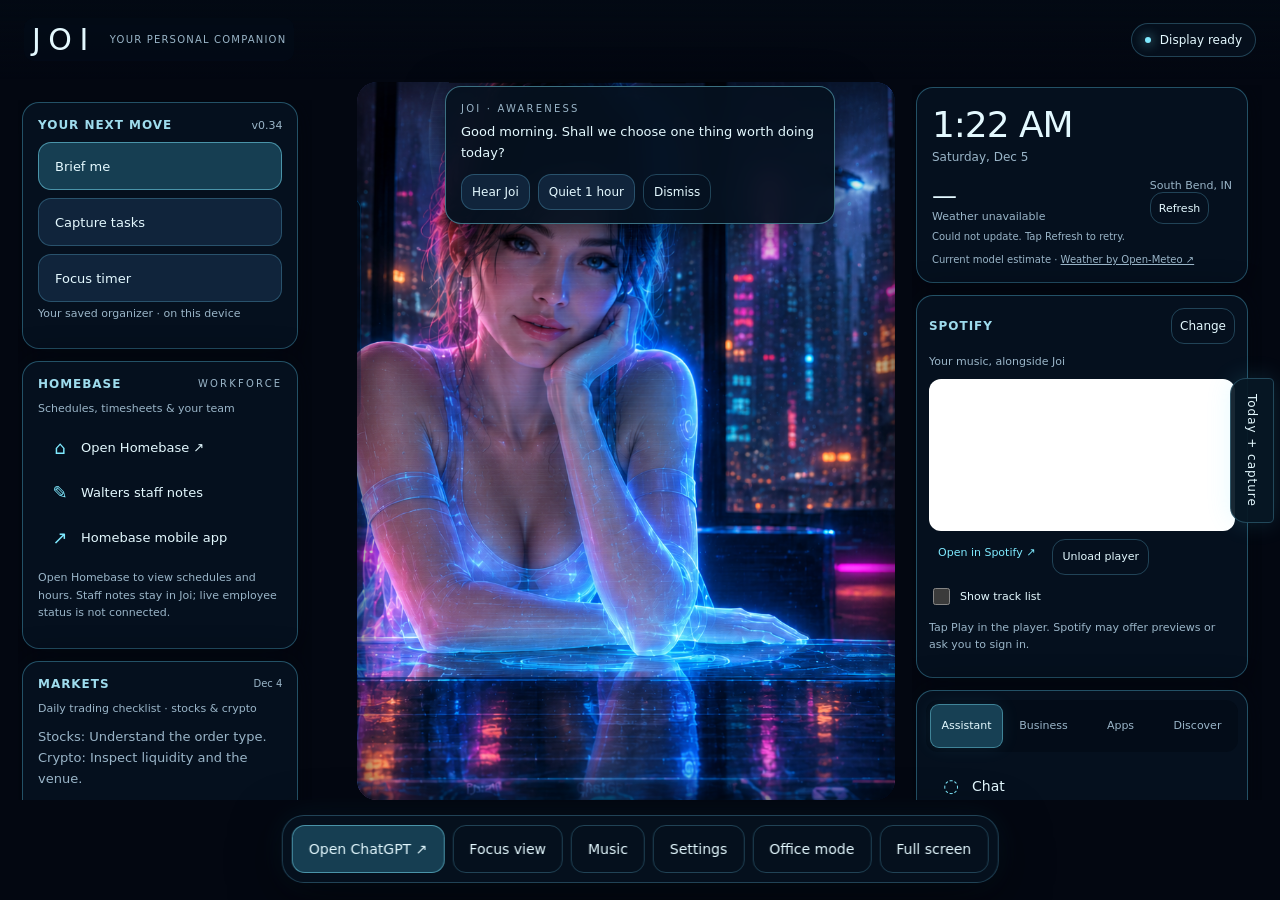
<file: index.html>
<!doctype html>
<html lang="en" data-joi-release="0.34">
<head>
<meta charset="utf-8">
<meta name="viewport" content="width=device-width,initial-scale=1,viewport-fit=cover">
<meta name="theme-color" content="#050b16">
<meta name="description" content="Joi — a personal holographic voice console.">
<title>JOI • Your companion</title>
<style>
:root{color-scheme:dark;--ink:#e4f9ff;--muted:#9ab5c8;--cyan:#7feaff;--pink:#e5a6e7;--line:#74dcff40;--glass:#06111ff2;--brightness:1}
*{box-sizing:border-box}body{margin:0;background:#030711;color:var(--ink);font-family:system-ui,-apple-system,sans-serif}button,textarea,select,input{font:inherit}button,a{touch-action:manipulation}button,select,.action{min-height:48px;border:1px solid var(--line);border-radius:13px;background:#10243b;color:var(--ink);padding:11px 16px;cursor:pointer}button:hover,.action:hover{background:#19364e;border-color:var(--cyan)}button:disabled{opacity:.45;cursor:default}button:focus-visible,a:focus-visible,textarea:focus-visible,select:focus-visible,input:focus-visible{outline:2px solid var(--cyan);outline-offset:4px}a{color:inherit;text-decoration:none}.primary{background:#163e52;border-color:#7feaff80}.quiet{background:transparent}.eyebrow{font-size:10px;letter-spacing:.22em;text-transform:uppercase;color:var(--muted)}[hidden]{display:none!important}
.scene{position:fixed;inset:0;overflow:hidden;z-index:-1}.art{position:absolute;inset:-1%;background:url('./joi-clean.png') center/contain no-repeat;filter:brightness(var(--brightness));animation:none;transform-origin:44% 60%}.scene:after{content:"";position:absolute;inset:0;background:linear-gradient(#020812a8,transparent 22%,transparent 65%,#020812ec)}.hologram{position:absolute;inset:10% 28% 15% 23%;overflow:hidden;pointer-events:none;mask-image:radial-gradient(ellipse,#000 25%,transparent 72%)}.hologram:before{content:"";position:absolute;inset:0;background:repeating-linear-gradient(0deg,transparent 0 4px,#74eaff13 4px 5px);animation:lines 3s linear infinite}.beam{position:absolute;inset:-35% 0 auto;height:30%;background:linear-gradient(transparent,#75eaff20,transparent);animation:scan 8s linear infinite}.halo{position:absolute;width:48%;height:10%;left:20%;bottom:16%;border:1px solid #75eaff80;border-radius:50%;box-shadow:0 0 25px #70dbff40,inset 0 0 20px #70dbff30;animation:halo 5s ease-in-out infinite}.speaking .hologram{filter:brightness(1.7)}.listening .halo{border-color:var(--pink);box-shadow:0 0 35px #e5a6e780}
@keyframes lines{to{transform:translateY(5px)}}@keyframes scan{to{transform:translateY(540%)}}@keyframes halo{50%{opacity:.4;transform:scale(.94)}}
header{position:fixed;left:0;right:0;top:0;display:flex;align-items:center;justify-content:space-between;gap:16px;padding:calc(18px + env(safe-area-inset-top)) 24px 18px;background:linear-gradient(#030a14e8,#030a1400)}.brand{display:flex;align-items:center;gap:14px}.wordmark{font-size:27px;font-weight:300;letter-spacing:.25em}.brand small{display:block;color:var(--muted);font-size:11px;letter-spacing:.07em}.live{display:flex;gap:9px;align-items:center;font-size:12px;background:#06111fe6;border:1px solid var(--line);border-radius:30px;padding:9px 13px}.dot{width:6px;height:6px;background:var(--cyan);border-radius:50%;box-shadow:0 0 12px var(--cyan)}.listening .dot{background:var(--pink)}
.dock{position:fixed;bottom:calc(20px + env(safe-area-inset-bottom));left:50%;transform:translateX(-50%);max-width:calc(100% - 24px);width:max-content;display:flex;align-items:center;gap:8px;border:1px solid var(--line);background:var(--glass);padding:10px;border-radius:22px;box-shadow:0 12px 50px #0009,0 0 30px #41c5ff15;backdrop-filter:blur(14px)}.dock button,.dock a{white-space:nowrap}.action{display:inline-flex;align-items:center;justify-content:center}.visualizer{height:24px;display:flex;align-items:center;gap:3px;padding:0 10px}.visualizer i{height:4px;width:3px;background:var(--cyan);border-radius:3px}.speaking .visualizer i{animation:voice .65s ease-in-out infinite alternate}.speaking .visualizer i:nth-child(2n){animation-delay:-.3s}.speaking .visualizer i:nth-child(3n){animation-delay:-.5s}@keyframes voice{to{height:24px}}.notice{position:fixed;bottom:calc(105px + env(safe-area-inset-bottom));left:50%;transform:translateX(-50%);width:max-content;max-width:90vw;text-align:center;padding:10px 18px;background:#06111ff2;border:1px solid var(--line);border-radius:14px;font-size:13px;color:var(--muted)}
dialog{color:var(--ink);border:1px solid #75dfff66;border-radius:22px;background:var(--glass);box-shadow:0 20px 100px #000b,0 0 55px #4ecaff20;width:min(440px,calc(100% - 28px));max-height:calc(100dvh - 40px);padding:24px;overflow:auto}dialog::backdrop{background:#02071170;backdrop-filter:blur(5px)}.panel-head{display:flex;justify-content:space-between;align-items:center;gap:14px;margin-bottom:16px}h1{font-size:22px;font-weight:500;margin:4px 0 0}.close{font-size:20px;width:46px;padding:4px;min-height:46px}p{font-size:13px;line-height:1.65;color:var(--muted)}label{display:block;font-size:13px;color:var(--muted);margin:18px 0 9px}textarea{width:100%;min-height:120px;resize:vertical;color:var(--ink);background:#030d1a;border:1px solid var(--line);border-radius:12px;padding:14px;font-size:16px;line-height:1.5}.row{display:flex;gap:8px;flex-wrap:wrap;margin-top:12px}.row>*{flex:1}select{width:100%;font-size:14px}input[type=range]{width:100%;accent-color:var(--cyan);min-height:30px}input[type=checkbox]{accent-color:var(--cyan);width:20px;height:20px}.check{display:flex;align-items:center;gap:10px;color:var(--ink)}.hint{border-top:1px solid var(--line);padding-top:16px;font-size:12px}.subtle{font-size:11px;color:var(--muted)}#message{min-height:42px}.clock{text-align:right;font-size:16px;font-variant-numeric:tabular-nums}.clock small{display:block;font-size:10px;letter-spacing:.08em;color:var(--muted)}
body.still .scene *,body.still .visualizer i{animation:none!important}@media(prefers-reduced-motion:reduce){.scene *,.visualizer i{animation:none!important}}@media(max-width:650px){header{padding:16px;gap:8px}.brand small,.clock{display:none}.wordmark{font-size:23px}.live{font-size:11px}.art{background-size:auto 100%;background-position:44% center}.hologram{inset:12% 5% 22%}.halo{left:10%;width:80%}.dock{display:grid;grid-template-columns:1fr 1fr;width:min(440px,calc(100% - 24px));gap:7px;bottom:calc(12px + env(safe-area-inset-bottom))}.visualizer{display:none}.dock button,.dock a{font-size:13px;padding:10px}.notice{bottom:145px;font-size:12px}}@media(max-height:500px){header{padding:10px 18px}.dock{bottom:8px;padding:6px}.notice{bottom:80px}dialog{padding:18px}}

.setup-steps{padding-left:22px;color:var(--muted);font-size:14px;line-height:1.65}.setup-steps li{padding:6px 0 10px 5px}.setup-steps strong{color:var(--ink);font-weight:500}#setup-panel{width:min(500px,calc(100% - 28px))}
/* Real controls replace the illustrated panels while preserving Joi's portrait. */
.scene:before{content:"";position:absolute;inset:0;z-index:1;pointer-events:none;background:linear-gradient(90deg,#030a13f5 0%,#030a13e8 23%,transparent 30%,transparent 74%,#030a13e8 80%,#030a13f5 100%)}
header{z-index:2;pointer-events:none}header>*{pointer-events:auto}header>.clock{display:none}.brand{background:#030b17d9;padding:4px 8px;border-radius:10px}.brand .subtle{font-size:10px}.brand small{font-size:9px}.live{margin-left:auto}
.sidebar{position:fixed;top:100px;bottom:112px;width:clamp(225px,24vw,310px);display:flex;flex-direction:column;gap:12px;overflow-y:auto;scrollbar-width:thin;scrollbar-color:#488494 #06111f;padding:2px 4px 8px;z-index:1}.sidebar-left{left:18px}.sidebar-right{right:18px;top:85px}.widget{background:#06111ff7;border:1px solid #60cef456;border-radius:17px;padding:15px;box-shadow:0 0 30px #01070eb0}.widget h2{font-size:12px;font-weight:600;letter-spacing:.08em;text-transform:uppercase;margin:0;color:#9edced}.widget-head{display:flex;align-items:center;justify-content:space-between;gap:8px;margin-bottom:10px}.widget-head button{min-height:36px;width:36px;padding:3px;font-size:21px;background:transparent}.widget .meta{font-size:10px;color:var(--muted);line-height:1.5;margin:4px 0 10px}.empty{font-size:12px;color:var(--muted);line-height:1.7;margin:16px 0}.small-link{font-size:11px;color:var(--cyan);text-decoration:underline;display:inline-block;padding:8px 0}.stack-links{display:grid;gap:4px}.stack-links a,.stack-links button{width:100%;display:flex;align-items:center;gap:10px;text-align:left;min-height:41px;padding:8px 10px;font-size:13px;border:1px solid transparent;border-radius:9px;background:transparent}.stack-links a:hover,.stack-links button:hover{border-color:var(--line);background:#112b42}.link-icon{width:22px;text-align:center;color:var(--cyan);font-size:18px}.task-list,.agenda-list{list-style:none;padding:0;margin:0}.task-item{display:flex;align-items:center;gap:9px;border-bottom:1px solid #74dcff12;padding:7px 0}.task-item input{flex-shrink:0;margin:0}.task-title{flex:1;text-align:left;font-size:12px;background:transparent;border:0;padding:4px;min-height:36px;overflow-wrap:anywhere}.task-title small{display:block;color:var(--muted);font-size:10px;padding-top:3px}.task-item.done .task-title>span{text-decoration:line-through;opacity:.55}.task-list{max-height:27dvh;overflow:auto}.agenda-item button{display:flex;gap:10px;align-items:baseline;text-align:left;width:100%;border:0;background:transparent;border-left:2px solid var(--cyan);border-radius:0;padding:8px;margin-bottom:8px;font-size:12px;overflow-wrap:anywhere}.agenda-item time{color:var(--cyan);font-size:11px;flex-shrink:0}.agenda-list{max-height:21dvh;overflow:auto}
.widget-clock{font-size:36px;font-weight:300;letter-spacing:-.03em;line-height:1.2;font-variant-numeric:tabular-nums}.widget-date{font-size:12px;color:var(--muted);margin:4px 0 15px}.weather-line{display:flex;justify-content:space-between;align-items:center;gap:10px}.weather-temp{font-size:25px;font-weight:300}.weather-line small{display:block;color:var(--muted);font-size:11px}.weather-caption{font-size:10px!important;color:var(--muted);margin-bottom:0;line-height:1.5}.weather-caption a{text-decoration:underline}.weather-refresh{min-height:32px;font-size:11px;background:transparent;padding:5px 8px}.weather-time{display:block;font-size:10px;margin:7px 0;color:var(--muted)}
.bottom-apps{position:fixed;bottom:94px;left:50%;transform:translateX(-50%);display:flex;gap:8px;justify-content:center;z-index:2;background:#06111ff2;border-radius:16px;border:1px solid var(--line);padding:7px;max-width:calc(100% - 30px)}.bottom-apps a,.bottom-apps button{font-size:11px;min-height:43px;padding:7px 13px;white-space:nowrap}.dock{bottom:15px;z-index:2}.notice{z-index:5;bottom:175px;max-width:min(90vw,540px)}.utility-toggle{display:none}.dock .visualizer{display:none}
.widget-form input:not([type=checkbox]),.widget-form select{background:#030d1a;border:1px solid var(--line);border-radius:10px;padding:11px;color:var(--ink);width:100%;min-height:45px}.widget-form .row{margin-top:0}.widget-form .row>div{min-width:100px}.widget-form button[type=submit]{margin-top:20px;width:100%}.danger{color:#ffb2c2;border-color:#ff8eaa40;background:transparent;margin-top:12px}.local-note{width:100%;min-height:180px}.project-summary{font-size:12px;color:var(--muted);margin:10px 0}.tools-grid{display:grid;grid-template-columns:1fr 1fr;gap:9px}.tools-grid a,.tools-grid button{display:flex;align-items:center;justify-content:center;text-align:center;font-size:13px;min-height:50px;border-radius:12px;padding:12px;border:1px solid var(--line);background:#10243b}.workspace-tasks{margin-top:15px}.widget-form legend{font-size:14px;color:var(--muted)}.inline-help{font-size:11px;color:var(--muted);line-height:1.6}.quick-prompt{min-height:125px}.backup-row{display:flex;gap:8px;flex-wrap:wrap;margin-top:14px}.backup-row button{font-size:12px;flex:1}#backup-import{width:100%;font-size:12px}#tools-panel{width:min(480px,calc(100% - 28px))}
@media(min-width:1100px){.sidebar-right{width:clamp(235px,22vw,300px)}.sidebar-left{width:clamp(235px,23vw,300px)}}
@media(max-width:1000px){.sidebar{width:240px;top:82px;bottom:160px;display:none}.sidebar-right{right:10px}.sidebar-left{left:10px}.sidebar.revealed{display:flex;z-index:3;background:#020914f5;border-radius:18px;padding:8px;border:1px solid var(--line)}.utility-toggle{display:inline-flex}.bottom-apps{bottom:94px}.scene:before{background:linear-gradient(90deg,#030a13de,transparent 35%,transparent 65%,#030a13de)}.brand small{display:none}.widget .task-list{max-height:35dvh}}
@media(max-width:650px){.dock{grid-template-columns:1fr 1fr 1fr;gap:5px;bottom:calc(8px + env(safe-area-inset-bottom));width:calc(100% - 18px);padding:7px}.dock button,.dock a{font-size:11px;padding:8px 5px;min-height:42px}.bottom-apps{bottom:calc(126px + env(safe-area-inset-bottom));overflow:auto;justify-content:flex-start;width:calc(100% - 20px)}.bottom-apps a,.bottom-apps button{padding:6px 10px;min-height:38px;font-size:10px}.sidebar{bottom:180px;top:78px;width:min(310px,calc(100% - 20px))}.notice{bottom:185px}.art{background-position:44% center}.tools-grid{grid-template-columns:1fr 1fr}.widget-clock{font-size:30px}.widget-form .row{display:block}.brand{padding:3px}.wordmark{font-size:22px}}
@media(max-height:600px) and (min-width:1001px){.sidebar{top:75px;bottom:145px}.widget{padding:10px}.widget-clock{font-size:25px}.sidebar .widget .meta{margin:4px 0}.sidebar .stack-links a,.sidebar .stack-links button{min-height:33px;padding:5px;font-size:12px}.sidebar .task-list{max-height:18dvh}}


.widget button.small-link{display:block;min-height:32px;padding:5px 0;border:0;background:transparent;text-align:left}.scene:before{background:linear-gradient(90deg,#030a13 0%,#030a13 23%,transparent 30%,transparent 74%,#030a13 80%,#030a13 100%)}

@media(min-width:651px) and (max-width:1000px){.dock{display:grid;grid-template-columns:repeat(3,minmax(0,1fr));width:min(610px,calc(100% - 20px));gap:6px}.dock button,.dock a{white-space:normal;font-size:12px;padding:8px 6px;min-height:42px}.bottom-apps{bottom:132px}.sidebar{bottom:195px}.notice{bottom:195px}}

/* Companion refinement: fewer controls, readable tabs, and a quiet focus mode. */
.navigation-shell{padding:9px}.menu-tabs{display:grid;grid-template-columns:repeat(3,minmax(0,1fr));gap:4px;margin-bottom:8px;padding:4px;background:#030c18;border-radius:12px}.menu-tabs button{padding:8px 3px;min-height:44px;font-size:12px;border-radius:9px;border-color:transparent;background:transparent;color:var(--muted)}.menu-tabs button[aria-selected=true]{color:var(--ink);background:#174054;border-color:#7feaff65;box-shadow:0 0 18px #62d8ff16}.menu-pane{padding:3px}.menu-pane.stack-links a,.menu-pane.stack-links button{min-height:46px;font-size:14px}.menu-pane.tools-grid{gap:7px}.menu-pane.tools-grid a,.menu-pane.tools-grid button{font-size:12px;min-height:52px;padding:8px}.menu-footer{font-size:10px;line-height:1.5;color:var(--muted);padding:8px 7px 0;margin:5px 0}.navigation-shell h2{font-size:10px;padding:9px 10px}.sidebar{bottom:100px}.widget .meta{font-size:11px}.empty{font-size:13px}.task-title{font-size:13px}.task-title small{font-size:11px}.task-item{gap:12px;padding:9px 0}.task-item input{width:22px;height:22px}.agenda-item button{font-size:13px}.widget-head button{width:44px;min-height:44px}.brand small{font-size:10px;letter-spacing:.12em}.brand .wordmark{font-size:30px}.dock{gap:8px;padding:9px;bottom:calc(17px + env(safe-area-inset-bottom))}.dock .primary{order:-1}.notice{bottom:100px}.focus-view .sidebar{display:none!important}.focus-view header>.clock{display:block;background:#06111fd9;border:1px solid var(--line);border-radius:14px;padding:8px 12px}.focus-view .live{display:none}.focus-view .art{background-size:auto 110%;background-position:44% center}.focus-view .hologram{inset:5% 20% 12% 18%}#focus-view[aria-pressed=true]{background:#173c4f;border-color:#7feaff80}
@media(min-width:1001px){.sidebar-right{bottom:100px}.sidebar-left{bottom:100px}.sidebar{scrollbar-gutter:stable}.dock button,.dock a{font-size:14px}.focus-view .dock{opacity:.8}.focus-view .dock:hover,.focus-view .dock:focus-within{opacity:1}}
@media(max-width:1000px){.sidebar{bottom:150px}.sidebar.revealed{box-shadow:0 12px 70px #000b}.dock .primary{order:0}.notice{bottom:160px}.focus-view header>.clock{display:block}.menu-tabs{position:sticky;top:0;z-index:1}.brand .wordmark{font-size:25px}}
@media(max-width:650px){.dock{grid-template-columns:repeat(3,minmax(0,1fr));bottom:calc(8px + env(safe-area-inset-bottom));gap:5px}.dock button,.dock a{font-size:11px;min-height:45px;white-space:normal}.sidebar{top:77px;bottom:145px}.notice{bottom:150px}.focus-view header>.clock{font-size:13px}.focus-view .art{background-size:auto 110%;background-position:44% center}}

.scene:after{background:linear-gradient(#020812a8,transparent 22%,transparent 73%,#030a13 87%,#030a13 100%)}

/* 0.9: responsive portrait framing and localized breathing. */
.scene{inset:72px 12px calc(138px + env(safe-area-inset-bottom));display:flex;align-items:center;justify-content:center;overflow:visible}
.scene::before,.scene::after{display:none}
.scene .art,.focus-view .scene .art{
 position:relative;inset:auto;flex:none;width:min(100%,calc((100dvh - 210px - env(safe-area-inset-bottom)) * .75));height:auto;aspect-ratio:3/4;
 background-image:url('./joi-clean.png');background-size:auto 100%;background-position:50% center;background-repeat:no-repeat;
 animation:none;transform:none;overflow:hidden;border-radius:20px;
 filter:brightness(var(--brightness));isolation:isolate
}
.art::after{content:"";position:absolute;inset:0;pointer-events:none;box-shadow:inset 0 0 24px 12px #03071188;border-radius:inherit}
.breathing-body{position:absolute;inset:0;background:inherit;transform-origin:38% 78%;pointer-events:none;
 mask-image:radial-gradient(ellipse 31% 24% at 35% 55%,#000 35%,transparent 100%);
 -webkit-mask-image:radial-gradient(ellipse 31% 24% at 35% 55%,#000 35%,transparent 100%);
 animation:torso-breath 6s ease-in-out infinite;will-change:transform}
@keyframes torso-breath{0%,100%{transform:scale(1)}50%{transform:translateY(-.7px) scale(1.002,1.006)}}
.scene>.hologram,.scene>.halo{display:none}
@media(min-width:1001px){.scene{inset:82px clamp(250px,27vw,340px) 100px}.scene .art,.focus-view .scene .art{width:min(100%,calc((100dvh - 182px) * .75))}.focus-view .scene{left:12px;right:12px}}
@media(max-height:600px) and (min-width:651px){.scene{inset:62px 12px 112px}.scene .art,.focus-view .scene .art{width:min(100%,calc((100dvh - 174px) * .75))}}
@media(prefers-reduced-motion:reduce){.breathing-body{animation:none}}

.face-life{position:absolute;inset:0;width:100%;height:100%;pointer-events:none}

.head-life{position:absolute;inset:0;background:inherit;transform-origin:35% 40%;pointer-events:none;mask-image:url("data:image/svg+xml,%3Csvg%20xmlns%3D%22http%3A%2F%2Fwww.w3.org%2F2000%2Fsvg%22%20viewBox%3D%220%200%20768%201024%22%3E%3Cdefs%3E%3Cfilter%20id%3D%22soft%22%3E%3CfeGaussianBlur%20stdDeviation%3D%227%22%2F%3E%3C%2Ffilter%3E%3C%2Fdefs%3E%3Cpath%20filter%3D%22url%28%23soft%29%22%20fill%3D%22white%22%20d%3D%22M120%20-30%20C85%2055%20100%20150%20145%20190%20C135%20260%20167%20345%20226%20390%20C255%20425%20323%20410%20356%20370%20C400%20345%20429%20315%20430%20270%20C451%20220%20455%20120%20450%2050%20L400%20-30Z%22%2F%3E%3C%2Fsvg%3E");mask-size:100% 100%;-webkit-mask-image:url("data:image/svg+xml,%3Csvg%20xmlns%3D%22http%3A%2F%2Fwww.w3.org%2F2000%2Fsvg%22%20viewBox%3D%220%200%20768%201024%22%3E%3Cdefs%3E%3Cfilter%20id%3D%22soft%22%3E%3CfeGaussianBlur%20stdDeviation%3D%227%22%2F%3E%3C%2Ffilter%3E%3C%2Fdefs%3E%3Cpath%20filter%3D%22url%28%23soft%29%22%20fill%3D%22white%22%20d%3D%22M120%20-30%20C85%2055%20100%20150%20145%20190%20C135%20260%20167%20345%20226%20390%20C255%20425%20323%20410%20356%20370%20C400%20345%20429%20315%20430%20270%20C451%20220%20455%20120%20450%2050%20L400%20-30Z%22%2F%3E%3C%2Fsvg%3E");-webkit-mask-size:100% 100%}
.head-life.gestures-active{transition:transform 2.8s cubic-bezier(.4,0,.2,1);will-change:transform}
.expression-life{position:absolute;inset:0;width:100%;height:100%;pointer-events:none}
body.still .head-life{transform:none!important;transition:none!important}
@media(prefers-reduced-motion:reduce){.head-life{transform:none!important;transition:none!important}}
/* Projection depth stays inside the portrait; the city and interface stay steady. */
.holo-depth{position:absolute;inset:0;width:100%;height:100%;pointer-events:none;overflow:hidden;mix-blend-mode:screen}
.holo-depth svg{display:block;width:100%;height:100%;overflow:hidden}
.holo-rim{fill:none;stroke:#8cefff;stroke-width:2;opacity:.15}
.holo-sweep{animation:projection-sweep 19s linear infinite;opacity:0;will-change:transform,opacity}
@keyframes projection-sweep{0%,12%{transform:translateY(0);opacity:0}17%{opacity:.14}47%{transform:translateY(1020px);opacity:.09}53%,100%{transform:translateY(1160px);opacity:0}}
.holo-particle{opacity:0;animation:projection-drift var(--duration,13s) ease-in-out var(--delay,0s) infinite;will-change:transform,opacity}
@keyframes projection-drift{0%,100%{opacity:0;transform:translate(0,12px)}20%{opacity:.18}65%{opacity:.35}92%{opacity:0;transform:translate(var(--drift,7px),-50px)}}
.holo-depth.depth-paused *{animation-play-state:paused!important}
body.still .holo-sweep,body.still .holo-particle{animation:none!important;opacity:0!important}
@media(prefers-reduced-motion:reduce){.holo-sweep,.holo-particle{animation:none!important;opacity:0!important}}


.speech-mouth{position:absolute;inset:0;width:100%;height:100%;pointer-events:none}
.speech-stop{display:none;position:fixed;left:50%;transform:translateX(-50%);bottom:calc(145px + env(safe-area-inset-bottom));z-index:3;max-width:calc(100% - 24px);padding:8px 12px;background:#06111ff2;border:1px solid var(--line);border-radius:16px;text-align:center;box-shadow:0 6px 30px #0008}.speech-stop small{display:block;color:var(--muted);font-size:11px;margin-bottom:6px}.speaking .speech-stop{display:block}#watch-demo{width:100%;margin-top:12px}
@media(min-width:1001px){.speech-stop{bottom:100px}}

/* Daily companion tools */
.mission-actions{display:grid;gap:8px}.mission-actions button{text-align:left;width:100%;font-size:13px}.brief-section{border-top:1px solid var(--line);padding-top:16px;margin-top:18px}.brief-section h2{font-size:14px;font-weight:500}.brief-list{padding:0;list-style:none;display:grid;gap:8px}.brief-list button{width:100%;text-align:left;font-size:14px;overflow-wrap:anywhere}.brief-list small{display:block;color:var(--muted);font-size:11px;margin-top:4px}.segmented{display:flex;gap:8px}.segmented button{flex:1}.segmented [aria-pressed=true]{border-color:var(--cyan);background:#174054}.timer-face{font-size:64px;font-weight:250;font-variant-numeric:tabular-nums;text-align:center;letter-spacing:.04em;margin:24px 0 8px}.timer-caption{text-align:center;min-height:24px}#capture-lines{min-height:160px}#briefing-panel{width:min(500px,calc(100% - 28px))}.task-priority{font-size:10px;color:var(--pink);letter-spacing:.03em}#focus-mini[data-running=true]{border-color:#7feaff99}#joi-awareness button{min-height:44px}#joi-awareness{max-height:calc(100dvh - 180px);overflow:auto}.capture-feedback{min-height:24px}.release-stamp{font-size:11px;color:var(--muted)}


.neural-card{border:1px solid var(--line);border-radius:14px;padding:0 13px 12px;margin-top:12px}.neural-card .row{align-items:stretch}.neural-card button{font-size:12px;padding:10px}#neural-status{min-height:36px}#neural-preview{width:100%;margin-top:10px}
.expression-previews{display:grid;grid-template-columns:repeat(2,minmax(0,1fr));gap:7px;margin-top:12px}.expression-previews button{flex:1;font-size:12px;padding:10px 6px}.head-life.gestures-active{transition:none}

/* Projection effects reuse the portrait mask; no extra image buffers. */
.holo-depth{--fx-strength:.45;--fx-color:#92ecff}
.projection-fx{opacity:var(--fx-strength);transition:opacity .5s}
.fx-scanlines{opacity:.16}
.fx-shimmer{opacity:0;animation:fx-shimmer 24s linear infinite}
.fx-ring{fill:none;stroke:var(--fx-color);stroke-width:1.4;opacity:.32;transform-origin:279px 803px;transition:stroke 1s}
.fx-ring-outer{animation:fx-ring-breathe 7s ease-in-out infinite}
.fx-response{opacity:0;fill:url(#fx-response-light)}
.fx-pulse .fx-response{animation:fx-response 2.4s ease-out}
.fx-pulse .fx-ring-inner{animation:fx-ring-response 2.4s ease-out}
.listening .holo-depth{--fx-color:#edbbff}
.speaking .fx-ring{stroke-width:2;opacity:.55}
.fx-paused .projection-fx *,body.still .projection-fx *{animation-play-state:paused!important}
body.still .fx-shimmer,body.still .fx-response{opacity:0!important}
@keyframes fx-shimmer{0%,68%{opacity:0;transform:translateY(-180px)}73%{opacity:.28}90%{opacity:.13;transform:translateY(1024px)}94%,100%{opacity:0;transform:translateY(1150px)}}
@keyframes fx-ring-breathe{50%{opacity:.16;transform:scale(1.035,1.12)}}
@keyframes fx-response{0%{opacity:0}22%{opacity:.23}100%{opacity:0}}
@keyframes fx-ring-response{0%{opacity:.25;transform:scale(.97)}25%{opacity:.7}100%{opacity:0;transform:scale(1.18,1.7)}}
@media(prefers-reduced-motion:reduce){.projection-fx *{animation:none!important}.fx-shimmer,.fx-response{opacity:0!important}}

.sidebar-right{width:min(350px,calc(100vw - 20px))}@media(min-width:1001px){.scene{right:368px}.focus-view .scene{right:12px}}
.spotify-widget{padding:12px}.spotify-widget .widget-head button{font-size:12px;width:auto;padding:5px 8px;min-height:36px}
#spotify-player{display:block;width:100%;height:152px;border:0;border-radius:12px;background:#08131e}
.spotify-actions{display:flex;gap:8px;align-items:center;flex-wrap:wrap;margin-top:8px}.spotify-actions button,.spotify-actions a{font-size:11px;min-height:36px;padding:7px 9px}.spotify-actions a{color:var(--cyan)}
#spotify-widget .check{font-size:11px;margin:10px 0 0;gap:7px}#spotify-widget .check input{width:17px;height:17px}
#spotify-link{font-size:14px}#spotify-feedback{min-height:23px}#spotify-widget .meta{margin-bottom:8px}


.menu-tabs{grid-template-columns:repeat(4,minmax(0,1fr))}.menu-tabs button{font-size:11px;padding:8px 2px}
.discover-heading{padding:9px 4px 0}.discover-heading p{font-size:12px;margin:7px 0 12px}.discover-actions{display:flex;gap:7px}.discover-actions button{flex:1;min-height:44px;padding:8px;font-size:12px}
.discover-pane>label{font-size:11px;margin-top:13px}.discover-pane .check{font-size:11px;margin:11px 0}.discover-pane select{min-height:44px;font-size:12px;padding:9px}
.discovery-card{border:1px solid var(--line);background:#081a2a;border-radius:13px;padding:12px;margin:10px 0;overflow-wrap:anywhere}.discovery-card h3{font-size:14px;font-weight:500;margin:7px 0}.discovery-card p{font-size:12px;margin:7px 0 10px;white-space:pre-wrap}.discovery-card .eyebrow{font-size:9px}.discovery-card.tried{opacity:.65}.discovery-card.picked{border-color:var(--pink);box-shadow:0 0 18px #e5a6e71a}.discovery-card .discovery-actions{display:flex;gap:5px;flex-wrap:wrap}.discovery-actions button,.discovery-actions a{min-height:38px;font-size:11px;padding:8px;border:1px solid var(--line);border-radius:9px;display:inline-flex;align-items:center}.discovery-actions a{color:var(--cyan)}#discover-export{font-size:11px;min-height:40px}#discover-status{min-height:20px}

.sound-settings{border:1px solid var(--line);border-radius:14px;padding:14px;margin:18px 0}.sound-settings h2{font-size:14px;font-weight:500;margin:0}.sound-settings button{font-size:12px;padding:9px}
#sound-monitor{position:fixed;z-index:6;bottom:100px;left:50%;transform:translateX(-50%);display:flex;gap:10px;align-items:center;padding:8px 12px;border:1px solid #edbbff88;border-radius:16px;background:#06111ff5;max-width:calc(100vw - 24px);font-size:12px}#sound-monitor meter{width:70px;height:15px}#sound-monitor button{min-height:40px;padding:7px 10px;font-size:12px}#sound-monitor span{white-space:nowrap}
@media(max-width:1000px){#sound-monitor{bottom:155px}}

.market-buttons{display:flex;gap:8px;flex-wrap:wrap;margin-top:10px}.market-buttons>*{flex:1;min-width:100px;font-size:12px;min-height:44px;padding:9px}.market-mini-tip{font-size:13px;line-height:1.6;margin:10px 0}
#markets-panel{width:min(650px,calc(100% - 28px))}.market-tip{border:1px solid var(--line);border-radius:14px;padding:15px;margin-top:16px;background:#081a2a}.market-tip h2{font-size:17px;font-weight:500;margin:9px 0}.market-tip p{margin-bottom:5px}#market-chart-host{height:465px;margin:12px 0;background:#08131e;border:1px solid var(--line);border-radius:12px;overflow:hidden}.tradingview-widget-container{height:100%;width:100%}.tradingview-widget-container__widget{height:calc(100% - 32px);width:100%}.tradingview-widget-copyright{text-align:center;font-size:11px;line-height:32px;color:var(--muted)}.tradingview-widget-copyright a{color:var(--cyan)}#market-notes{margin-bottom:10px}#market-widget-date{font-size:10px}
/* Single textured mesh replaces duplicate portrait layers while active. */
.rig-surface{position:absolute;inset:0;width:100%;height:100%;display:none;pointer-events:none}
.rig-active>.rig-surface{display:block}
.rig-active>.head-life,.rig-active>.breathing-body{visibility:hidden}
</style>
<link rel="stylesheet" href="./office-mode.css?v=0.26">
</head>
<body>
<main class="scene" aria-label="Joi holographic illustration"><div class="art"><div class="breathing-body" aria-hidden="true"></div><div class="head-life" aria-hidden="true"><canvas class="expression-life" width="768" height="1024"></canvas><canvas class="face-life" width="768" height="1024" aria-hidden="true"></canvas><canvas class="speech-mouth" width="768" height="1024" aria-hidden="true"></canvas></div><div class="holo-depth" aria-hidden="true">
<svg xmlns="http://www.w3.org/2000/svg" viewBox="0 0 768 1024" focusable="false">
  <defs>
    <path id="projection-shape" d="M132 -24C96 20 98 96 110 155C113 177 129 191 145 206C137 265 157 319 194 352L171 386C124 388 85 367 45 376C3 380 -19 402 -23 449L-26 778C42 803 95 813 157 809L500 821C562 823 620 820 654 806L644 788C597 768 552 749 503 748C497 711 482 682 470 650C465 567 458 506 456 452C455 413 426 391 391 389L369 365C405 335 427 305 433 267C457 212 457 114 447 50L406 -24Z"/>
    <mask id="projection-mask"><use href="#projection-shape" fill="white"/></mask>
    <linearGradient id="projection-light" x1="0" y1="0" x2="0" y2="1">
      <stop stop-color="#8deaff" stop-opacity="0"/><stop offset=".48" stop-color="#b9f3ff" stop-opacity=".16"/><stop offset=".57" stop-color="#b9f3ff" stop-opacity=".85"/><stop offset="1" stop-color="#e1a4ff" stop-opacity="0"/>
    </linearGradient>
    <radialGradient id="projection-volume"><stop stop-color="#85dfff" stop-opacity=".10"/><stop offset="1" stop-color="#85dfff" stop-opacity="0"/></radialGradient>
    <linearGradient id="projection-edge" x1="0" y1="0" x2="1" y2="0">
      <stop stop-color="#b78bff" stop-opacity=".09"/><stop offset=".22" stop-color="#b78bff" stop-opacity="0"/><stop offset=".62" stop-color="#8cefff" stop-opacity="0"/><stop offset="1" stop-color="#8cefff" stop-opacity=".13"/>
    </linearGradient>
    <filter id="projection-soft" x="-15%" y="-15%" width="130%" height="130%"><feGaussianBlur stdDeviation="2"/></filter>
  
    <pattern id="fx-scan-pattern" width="8" height="8" patternUnits="userSpaceOnUse"><path d="M0 1H8" stroke="#a9eeff" stroke-width=".6"/></pattern>
    <linearGradient id="fx-shimmer-light" x1="0" y1="0" x2="0" y2="1"><stop stop-color="#c5f6ff" stop-opacity="0"/><stop offset=".5" stop-color="#c5f6ff" stop-opacity=".5"/><stop offset="1" stop-color="#c5f6ff" stop-opacity="0"/></linearGradient>
    <radialGradient id="fx-response-light"><stop stop-color="#b7edff" stop-opacity=".7"/><stop offset="1" stop-color="#ac99ff" stop-opacity="0"/></radialGradient>
</defs>
  <g mask="url(#projection-mask)">
    <rect width="768" height="840" fill="url(#projection-edge)"/>
    <use href="#projection-shape" class="holo-rim" filter="url(#projection-soft)"/>
    <rect class="holo-sweep" x="0" y="-160" width="768" height="140" fill="url(#projection-light)"/>
  </g>
  <ellipse cx="279" cy="802" rx="208" ry="46" fill="url(#projection-volume)"/>
  <ellipse cx="279" cy="803" rx="175" ry="11" fill="none" stroke="#8cefff" stroke-width="1" opacity=".1"/>
  <g fill="#b4efff">
    <circle class="holo-particle" cx="66" cy="465" r="1.2" style="--duration:14s;--delay:-3s;--drift:6px"/>
    <circle class="holo-particle" cx="477" cy="437" r="1" style="--duration:17s;--delay:-8s;--drift:-8px"/>
    <circle class="holo-particle" cx="104" cy="637" r="1.4" style="--duration:16s;--delay:-11s;--drift:5px"/>
    <circle class="holo-particle" cx="506" cy="596" r="1.1" style="--duration:13s;--delay:-5s;--drift:-6px"/>
    <circle class="holo-particle" cx="406" cy="856" r="1.3" style="--duration:18s;--delay:-15s;--drift:9px"/>
    <circle class="holo-particle" cx="154" cy="835" r="1" style="--duration:15s;--delay:-7s;--drift:-5px"/>
    <circle class="holo-particle" cx="559" cy="764" r="1.3" fill="#e2bcff" style="--duration:19s;--delay:-12s;--drift:7px"/>
    <circle class="holo-particle" cx="335" cy="741" r=".9" fill="#e2bcff" style="--duration:12s;--delay:-2s;--drift:4px"/>
  </g>
  <g class="projection-fx">
    <g mask="url(#projection-mask)">
      <rect class="fx-scanlines" width="768" height="840" fill="url(#fx-scan-pattern)"/>
      <rect class="fx-shimmer" x="0" y="-160" width="768" height="170" fill="url(#fx-shimmer-light)"/>
      <ellipse class="fx-response" cx="279" cy="510" rx="285" ry="340"/>
    </g>
    <ellipse class="fx-ring fx-ring-inner" cx="279" cy="803" rx="180" ry="13"/>
    <ellipse class="fx-ring fx-ring-outer" cx="279" cy="803" rx="221" ry="24"/>
  </g>
</svg>
</div>
</div><div class="hologram"><div class="beam"></div></div><div class="halo"></div></main>
<header><div class="brand"><span class="wordmark">JOI</span><small>YOUR PERSONAL COMPANION</small></div><div class="live" role="status"><span class="dot" aria-hidden="true"></span><span id="status">Standby</span></div><div class="clock"><time id="clock"></time><small id="date"></small></div></header>
<div class="speech-stop"><small>Joi’s reading voice</small><button id="stop-avatar-speech" type="button">Stop voice</button></div><p class="notice" id="notice" role="status" hidden></p>
<aside class="sidebar sidebar-left" id="left-widgets" aria-label="Daily organization">
  <section class="widget"><div class="widget-head"><h2>Your next move</h2><span class="release-stamp">v0.34</span></div><div class="mission-actions"><button type="button" class="primary" id="open-briefing">Brief me</button><button type="button" id="open-capture">Capture tasks</button><button type="button" id="focus-mini">Focus timer</button></div><p class="meta">Your saved organizer · on this device</p></section>

<section class="widget homebase-widget" id="homebase-widget" aria-labelledby="homebase-heading">
<div class="widget-head"><h2 id="homebase-heading">Homebase</h2><span class="eyebrow">Workforce</span></div>
<p class="meta">Schedules, timesheets &amp; your team</p>
<div class="stack-links"><a class="primary" href="https://app.joinhomebase.com/" target="_blank" rel="noopener noreferrer"><span class="link-icon" aria-hidden="true">⌂</span>Open Homebase ↗</a><button type="button" data-workspace="walters"><span class="link-icon" aria-hidden="true">✎</span>Walters staff notes</button><a href="https://www.joinhomebase.com/app" target="_blank" rel="noopener noreferrer"><span class="link-icon" aria-hidden="true">↗</span>Homebase mobile app</a></div>
<p class="inline-help">Open Homebase to view schedules and hours. Staff notes stay in Joi; live employee status is not connected.</p>
</section>
<section class="widget market-widget" aria-labelledby="market-widget-title"><div class="widget-head"><h2 id="market-widget-title">Markets</h2><span id="market-widget-date" class="release-stamp"></span></div><p class="meta">Daily trading checklist · stocks &amp; crypto</p><p id="market-mini-tip" class="market-mini-tip"></p><div class="market-buttons"><button type="button" class="primary" data-open-market="stocks">Stocks</button><button type="button" data-open-market="crypto">Crypto</button></div><p class="inline-help">Charts, research prompts, and notes</p></section>
  <section class="widget"><div class="widget-head"><h2>Today &amp; next</h2><button type="button" id="add-appointment" aria-label="Add an appointment">+</button></div><p class="meta" id="today-heading"></p><ul class="agenda-list" id="agenda-list"></ul><button class="small-link quiet" id="toggle-appointments" type="button">Show past appointments</button><a class="small-link" href="https://calendar.google.com/calendar/" target="_blank" rel="noopener noreferrer">Open Google Calendar ↗</a></section>
  <section class="widget"><div class="widget-head"><h2>Quick tasks <span id="task-count"></span></h2><button type="button" id="add-task" aria-label="Add a task">+</button></div><p class="meta">This tablet · separate from Todoist</p><ul class="task-list" id="task-list"></ul><button class="small-link quiet" id="toggle-completed" type="button">Show completed</button><a class="small-link" href="https://app.todoist.com/" target="_blank" rel="noopener noreferrer">Open Todoist ↗</a></section>
</aside>
<aside class="sidebar sidebar-right" id="right-widgets" aria-label="Assistant tools and shortcuts">
  <section class="widget"><div class="widget-clock"><time id="widget-clock"></time></div><div class="widget-date" id="widget-date"></div><div class="weather-line"><div><strong class="weather-temp" id="weather-temp">—</strong><small id="weather-description">Loading weather…</small></div><div><small>South Bend, IN</small><button class="weather-refresh" id="refresh-weather" type="button">Refresh</button></div></div><span class="weather-time" id="weather-time"></span><p class="weather-caption">Current model estimate · <a href="https://open-meteo.com/" target="_blank" rel="noopener noreferrer">Weather by Open-Meteo ↗</a></p></section>
<section class="widget spotify-widget" id="spotify-widget" aria-labelledby="spotify-heading">
<div class="widget-head"><h2 id="spotify-heading">Spotify</h2><button type="button" id="spotify-choose">Change</button></div>
<p class="meta">Your music, alongside Joi</p>
<iframe id="spotify-player" title="Spotify music player" height="152" loading="lazy" allow="autoplay; clipboard-write; encrypted-media; fullscreen; picture-in-picture" allowfullscreen></iframe>
<div class="spotify-actions"><a id="spotify-open" href="https://open.spotify.com/" target="_blank" rel="noopener noreferrer">Open in Spotify ↗</a><button type="button" id="spotify-unload" class="quiet">Unload player</button><button type="button" id="spotify-load" class="primary" hidden>Load player</button></div>
<label class="check"><input type="checkbox" id="spotify-expanded">Show track list</label>
<p class="inline-help">Tap Play in the player. Spotify may offer previews or ask you to sign in.</p>
</section>
  <section class="widget navigation-shell"><div class="menu-tabs" role="tablist" aria-label="Side menu"><button type="button" role="tab" id="tab-assistant" aria-selected="true" aria-controls="pane-assistant" tabindex="0" data-menu-tab="assistant">Assistant</button><button type="button" role="tab" id="tab-business" aria-selected="false" aria-controls="pane-business" tabindex="-1" data-menu-tab="business">Business</button><button type="button" role="tab" id="tab-apps" aria-selected="false" aria-controls="pane-apps" tabindex="-1" data-menu-tab="apps">Apps</button><button type="button" role="tab" id="tab-discover" aria-selected="false" aria-controls="pane-discover" tabindex="-1" data-menu-tab="discover">Discover</button></div><nav class="stack-links menu-pane" id="pane-assistant" role="tabpanel" aria-labelledby="tab-assistant"><a href="https://chatgpt.com/" target="_blank" rel="noopener noreferrer"><span class="link-icon" aria-hidden="true">◌</span>Chat</a><button type="button" data-widget-action="voice"><span class="link-icon" aria-hidden="true">♩</span>Voice setup</button><button type="button" data-prompt="analyze"><span class="link-icon" aria-hidden="true">▥</span>Analyze</button><button type="button" data-prompt="create"><span class="link-icon" aria-hidden="true">✎</span>Create</button><button type="button" data-prompt="plan"><span class="link-icon" aria-hidden="true">▣</span>Plan my day</button><button type="button" data-widget-action="projects"><span class="link-icon" aria-hidden="true">◇</span>Project help</button></nav>
  <nav class="stack-links menu-pane" id="pane-business" role="tabpanel" aria-labelledby="tab-business" hidden><h2>Business &amp; resources</h2><a href="https://app.joinhomebase.com/" target="_blank" rel="noopener noreferrer"><span class="link-icon" aria-hidden="true">⌂</span>Homebase ↗</a><button type="button" data-workspace="walters"><span class="link-icon" aria-hidden="true">⚒</span>Walters Plumbing</button><button type="button" data-workspace="pipeline"><span class="link-icon" aria-hidden="true">⬡</span>The Pipeline</button><a href="https://mail.google.com/" target="_blank" rel="noopener noreferrer"><span class="link-icon" aria-hidden="true">✉</span>Gmail ↗</a><a href="https://docs.google.com/" target="_blank" rel="noopener noreferrer"><span class="link-icon" aria-hidden="true">▤</span>Documents ↗</a><button type="button" data-prompt="research"><span class="link-icon" aria-hidden="true">⌕</span>Research</button><button type="button" data-prompt="finances"><span class="link-icon" aria-hidden="true">▥</span>Finances</button></nav><nav class="tools-grid menu-pane" id="pane-apps" role="tabpanel" aria-labelledby="tab-apps" hidden><a href="https://calendar.google.com/calendar/" target="_blank" rel="noopener noreferrer">Calendar ↗</a><a href="https://app.todoist.com/" target="_blank" rel="noopener noreferrer">Todoist ↗</a><a href="https://mail.google.com/" target="_blank" rel="noopener noreferrer">Gmail ↗</a><a href="https://docs.google.com/" target="_blank" rel="noopener noreferrer">Documents ↗</a><a href="https://drive.google.com/" target="_blank" rel="noopener noreferrer">Files ↗</a><a href="https://open.spotify.com/" target="_blank" rel="noopener noreferrer">Spotify ↗</a><button type="button" data-widget-action="projects">My notes</button><button type="button" data-widget-action="apps">All shortcuts</button></nav><section class="menu-pane discover-pane" id="pane-discover" role="tabpanel" aria-labelledby="tab-discover" hidden>
<div class="discover-heading"><span class="eyebrow">Something worth exploring</span><p>Films, records, books, and unfamiliar places.</p></div>
<div class="discover-actions"><button type="button" class="primary" id="discover-add">Add an idea</button><button type="button" id="discover-pick">Pick for me</button></div>
<label for="discover-filter">Browse your collection</label><select id="discover-filter"><option value="all">Everything</option><option value="film">Films</option><option value="music">Music</option><option value="book">Books</option><option value="outing">Outings</option></select>
<label class="check"><input type="checkbox" id="discover-tried">Include tried ideas</label>
<p class="inline-help" id="discover-status" role="status"></p><div id="discover-list"></div>
<button type="button" class="small-link quiet" id="discover-export">Download Discover backup</button>
<p class="inline-help">Saved on this browser. Starter ideas are a collection to explore, not a live events feed. Check hours and availability before going.</p>
</section><p class="menu-footer">Apps open separately. Your organizer stays on this tablet.</p></section>
</aside>
<dialog id="markets-panel" aria-labelledby="markets-title"><div class="panel-head"><div><div class="eyebrow">Your daily market desk</div><h1 id="markets-title">Stocks &amp; crypto</h1></div><button class="quiet close" data-close aria-label="Close markets">×</button></div>
<p id="market-date" class="inline-help"></p><div class="segmented" role="group" aria-label="Market type"><button type="button" id="market-stocks" aria-pressed="true">Stocks</button><button type="button" id="market-crypto" aria-pressed="false">Crypto</button></div>
<section class="market-tip"><div class="eyebrow">Today’s learning tip</div><h2 id="market-tip-title"></h2><p id="market-tip-body"></p><a id="market-tip-source" class="small-link" target="_blank" rel="noopener noreferrer">Read the source ↗</a></section>
<p class="inline-help">Tips rotate daily from a saved educational checklist. They are not live market analysis or buy/sell signals.</p>
<label for="market-symbol">Chart to watch</label><select id="market-symbol"></select><div class="market-buttons"><button type="button" class="primary" id="market-load-chart">Load chart</button><a class="action quiet" id="market-open-chart" target="_blank" rel="noopener noreferrer">Open chart ↗</a></div><p class="inline-help" id="market-chart-status" role="status">Load a chart when you want it. Quote timing and availability depend on TradingView’s data feed.</p><div id="market-chart-host" hidden></div>
<section class="brief-section"><h2>Research today’s opportunities</h2><p class="inline-help">Prepare a request with today’s date and your selected market. Copy it into your ChatGPT pop-up for fresh, sourced research.</p><button type="button" class="primary" id="market-research">Prepare today’s brief</button></section>
<section class="brief-section"><h2>Your saved brief &amp; notes</h2><label for="market-notes">Paste research or record your plan</label><textarea id="market-notes" maxlength="6000" placeholder="What is worth watching? What would confirm or invalidate the idea?"></textarea><button type="button" id="market-save-notes" class="primary">Save notes</button><p id="market-notes-status" class="inline-help" role="status"></p><button type="button" id="market-download" class="small-link quiet">Download market notes</button></section>
<p class="hint">Research only. Joi does not connect to a brokerage or place trades. Day trading and crypto can involve substantial losses.</p></dialog>
<dialog id="discover-editor" aria-labelledby="discover-title"><div class="panel-head"><div><div class="eyebrow">Keep something interesting</div><h1 id="discover-title">Add a discovery</h1></div><button class="quiet close" data-close aria-label="Close discovery editor">×</button></div>
<form class="widget-form" id="discover-form"><label for="discover-name">Title or place</label><input id="discover-name" maxlength="160" required autocomplete="off" placeholder="A film, album, book, or place…"><label for="discover-kind">Category</label><select id="discover-kind"><option value="film">Film</option><option value="music">Music</option><option value="book">Book</option><option value="outing">Outing</option></select><label for="discover-note">Why it interests you</label><textarea id="discover-note" maxlength="1200" placeholder="A recommendation, a mood, or a reason to go…"></textarea><label for="discover-url">Link (optional)</label><input id="discover-url" type="url" maxlength="2048" placeholder="https://…"><p class="inline-help" id="discover-form-status" role="status"></p><button class="primary" type="submit">Save discovery</button></form></dialog>
<dialog id="spotify-panel" aria-labelledby="spotify-title"><div class="panel-head"><div><div class="eyebrow">Set the atmosphere</div><h1 id="spotify-title">Choose your music</h1></div><button class="quiet close" data-close aria-label="Close Spotify settings">×</button></div>
<form id="spotify-form" class="widget-form"><label for="spotify-link">Spotify link</label><input id="spotify-link" type="text" inputmode="url" autocomplete="off" maxlength="2048" placeholder="https://open.spotify.com/playlist/…" required><p class="inline-help">In Spotify, choose Share → Copy link. Playlists, albums, artists, songs, and podcast episodes work.</p><button type="submit" class="primary">Load in Joi</button></form>
<p id="spotify-feedback" class="inline-help" role="status"></p><p class="hint">Your selection stays in this browser. This player does not control music playing on another device. If playback is limited, use Open in Spotify.</p></dialog>
<dialog id="task-editor" aria-labelledby="task-editor-title"><div class="panel-head"><h1 id="task-editor-title">Add a task</h1><button class="quiet close" data-close aria-label="Close task editor">×</button></div><form id="task-form" class="widget-form"><label for="task-text">Task</label><input id="task-text" maxlength="180" required autocomplete="off" placeholder="What needs doing?"><div class="row"><div><label for="task-group">Workspace</label><select id="task-group"><option value="personal">Personal</option><option value="walters">Walters Plumbing</option><option value="pipeline">The Pipeline</option></select></div><div><label for="task-due">Due date (optional)</label><input id="task-due" type="date"></div></div><label class="check"><input type="checkbox" id="task-priority"> Priority task</label><button type="submit" class="primary">Save task</button><button type="button" class="danger" id="remove-task" hidden>Delete task</button></form><p class="inline-help">Saved on this browser. This does not create a Todoist task or reminder.</p></dialog>
<dialog id="appointment-editor" aria-labelledby="appointment-title"><div class="panel-head"><h1 id="appointment-title">Add an appointment</h1><button class="quiet close" data-close aria-label="Close appointment editor">×</button></div><form id="appointment-form" class="widget-form"><label for="appointment-text">Appointment</label><input id="appointment-text" required maxlength="180" autocomplete="off" placeholder="What’s happening?"><div class="row"><div><label for="appointment-date">Date</label><input type="date" id="appointment-date" required></div><div><label for="appointment-time">Time (optional)</label><input type="time" id="appointment-time"></div></div><button type="submit" class="primary">Save appointment</button><button type="button" class="danger" id="remove-appointment" hidden>Delete appointment</button></form><p class="inline-help">A note for this tablet’s Today widget. This does not add an event to Google Calendar or send a notification.</p></dialog>
<dialog id="workspace-panel" aria-labelledby="workspace-title"><div class="panel-head"><div><div class="eyebrow">On this device</div><h1 id="workspace-title">Notes &amp; projects</h1></div><button class="quiet close" data-close aria-label="Close workspace">×</button></div><label for="workspace-choice">Workspace</label><select id="workspace-choice"><option value="personal">Personal</option><option value="walters">Walters Plumbing</option><option value="pipeline">The Pipeline</option></select><label for="workspace-note">Notes</label><textarea id="workspace-note" class="local-note" maxlength="12000" placeholder="Ideas, plans, and things to remember…"></textarea><button id="save-note" class="primary" type="button">Save notes</button><p id="note-status" role="status" class="project-summary"></p><div class="widget-head workspace-tasks"><h2>Workspace tasks</h2><button id="workspace-add-task" type="button" aria-label="Add task to workspace">+</button></div><ul id="workspace-tasks" class="task-list"></ul><p class="hint">Notes and tasks stay in this browser. They are not sent to ChatGPT. Download a backup in Settings to keep a copy.</p></dialog>
<dialog id="prompt-panel" aria-labelledby="prompt-title"><div class="panel-head"><div><div class="eyebrow">Prepare a ChatGPT request</div><h1 id="prompt-title">Plan my day</h1></div><button class="quiet close" data-close aria-label="Close assistant request">×</button></div><p id="prompt-description"></p><label for="prompt-text">Edit your request</label><textarea id="prompt-text" class="quick-prompt" maxlength="24000"></textarea><div class="row"><button id="copy-prompt" class="primary" type="button">Copy request</button><a class="action" href="https://chatgpt.com/" target="_blank" rel="noopener noreferrer">Open ChatGPT ↗</a></div><p id="prompt-status" role="status"></p><p class="hint">Copy this into your ChatGPT chat, or say it during Voice. Nothing is sent automatically.</p></dialog>
<dialog id="tools-panel" aria-labelledby="tools-title"><div class="panel-head"><h1 id="tools-title">Apps &amp; shortcuts</h1><button class="quiet close" data-close aria-label="Close apps menu">×</button></div><div class="tools-grid"><a href="https://chatgpt.com/" target="_blank" rel="noopener noreferrer">ChatGPT ↗</a><a href="https://calendar.google.com/calendar/" target="_blank" rel="noopener noreferrer">Google Calendar ↗</a><a href="https://app.todoist.com/" target="_blank" rel="noopener noreferrer">Todoist ↗</a><a href="https://mail.google.com/" target="_blank" rel="noopener noreferrer">Gmail ↗</a><a href="https://docs.google.com/" target="_blank" rel="noopener noreferrer">Google Docs ↗</a><a href="https://drive.google.com/" target="_blank" rel="noopener noreferrer">Google Drive ↗</a><a href="https://open.spotify.com/" target="_blank" rel="noopener noreferrer">Spotify ↗</a><a href="https://www.google.com/" target="_blank" rel="noopener noreferrer">Web browser ↗</a></div><p class="hint">Services open separately and may ask you to sign in. Choose your personal Google account for your calendar.</p></dialog>

<div id="sound-monitor" hidden aria-label="Sound reaction microphone controls"><span>Mic active</span><meter id="sound-meter" min="0" max="1" value="0" aria-label="Microphone sound level"></meter><button type="button" id="sound-stop-floating">Stop mic</button></div><nav class="dock" aria-label="Joi controls"><div class="visualizer" aria-hidden="true"><i></i><i></i><i></i><i></i><i></i><i></i><i></i></div><button class="quiet utility-toggle" type="button" id="toggle-left" aria-controls="left-widgets" aria-expanded="false">Today / tasks</button><button class="quiet" id="focus-view" type="button" aria-pressed="false">Focus view</button><button class="quiet utility-toggle" type="button" id="toggle-right" aria-controls="right-widgets" aria-expanded="false">Menus</button><a class="action primary" href="https://chatgpt.com/" target="_blank" rel="noopener noreferrer">Open ChatGPT ↗</a><button class="quiet" type="button" id="open-music">Music</button><button class="quiet" id="settings">Settings</button><button class="quiet" id="fullscreen">Full screen</button></nav>
<dialog id="voice-panel" aria-labelledby="voice-title"><div class="panel-head"><div><div class="eyebrow">Voice console</div><h1 id="voice-title">I'm here.</h1></div><button class="quiet close" data-close aria-label="Close voice console">×</button></div><p>Type something for Joi to read aloud, or dictate it with your microphone. Open ChatGPT for AI conversation.</p><label for="words">Words for Joi</label><textarea id="words" maxlength="4000" placeholder="Good evening. What shall we explore?"></textarea><div class="row"><button id="listen">Listen</button><button class="primary" id="speak">Speak</button><button id="stop" disabled>Stop</button></div><p id="message" role="status">Ready when you are.</p><button class="primary" id="watch-words" type="button">Watch Joi read this</button><button class="quiet" id="greeting">Try Joi’s greeting</button><p class="hint">This console reads text; it does not generate AI answers. Microphone recognition may use your browser’s online speech service. Use the side panels for tasks, appointments, notes, and app shortcuts.</p></dialog>
<dialog id="settings-panel" aria-labelledby="settings-title"><div class="panel-head"><div><div class="eyebrow">Make yourself comfortable</div><h1 id="settings-title">Console settings</h1></div><button class="quiet close" data-close aria-label="Close settings">×</button></div><button class="primary" id="voice-setup" type="button">ChatGPT Voice setup guide</button><p class="inline-help">ChatGPT provides your conversation. The reading voice below speaks Joi’s reminders, briefings, and typed text.</p><label for="speech-engine">Joi’s reading voice</label><select id="speech-engine"><option value="device">Device voice · instant</option><option value="neural" disabled>Neural voice · paused for stability</option></select><div class="neural-card"><p class="inline-help">Device voice restored. Local neural voice is paused while we investigate tablet crashes. Your speaking style, pitch, pace, and organizer are preserved.</p></div><label for="voice-choice">Device voice</label><select id="voice-choice"><option value="">Device default</option></select><label for="joi-style">Speaking style</label><select id="joi-style"><option value="intimate">Intimate</option><option value="natural">Natural</option><option value="playful">Playful</option></select><label for="joi-pitch">Device voice pitch <output id="joi-pitch-value">1.04×</output></label><input id="joi-pitch" type="range" min="0.85" max="1.2" step="0.01" value="1.04"><label for="rate">Speaking pace <output id="rate-value">0.92×</output></label><input id="rate" type="range" min="0.6" max="1.3" step="0.02" value="0.92"><label for="brightness">Hologram brightness</label><input id="brightness" type="range" min="0.6" max="1.3" step="0.05" value="1"><label class="check"><input id="motion" type="checkbox" checked> Ambient animation</label><label class="check"><input id="eye-motion" type="checkbox" checked> Blinking &amp; eye movement</label><label class="check"><input id="head-motion" type="checkbox" checked> Facial expressions</label><label class="check"><input id="rig-motion" type="checkbox" checked> 2D head motion</label><p id="rig-status" class="inline-help" role="status">Loading 2D mesh…</p><label for="presence-style">Presence</label><select id="presence-style"><option value="quiet">Quiet · restrained</option><option value="natural" selected>Natural · relaxed and attentive</option><option value="expressive">Expressive · stronger expressions</option></select><button type="button" class="primary" id="preview-presence" style="width:100%;margin-top:10px">Preview lifelike presence</button><div class="expression-previews" role="group" aria-label="Preview Joi’s expressions"><button type="button" data-joi-expression="warm">Warm</button><button type="button" data-joi-expression="curious">Curious</button><button type="button" data-joi-expression="playful">Playful</button><button type="button" data-joi-expression="thoughtful">Thoughtful</button></div><p id="expression-feedback" class="inline-help" role="status">Try Warm, Curious, Playful, or Thoughtful. Expressions ease into each other; tap Joi for an attentive response. The frame stays steady while 2D head motion is enabled. These are local animations, independent of ChatGPT Voice.</p><label class="check"><input id="holographic-depth" type="checkbox" checked> Holographic depth</label><label for="projection-effects">Projection effects</label><select id="projection-effects"><option value="off">Off</option><option value="subtle">Subtle</option><option value="cinematic">Cinematic</option></select><button type="button" id="preview-projection" class="quiet" style="width:100%;margin-top:10px">Preview projection effects</button><p id="projection-feedback" class="inline-help" role="status">Soft scan lines, passing shimmer, and light rings. Enable Holographic depth to show effects.</p><label class="check"><input id="mouth-motion" type="checkbox" checked> Mouth movement during speech</label><section class="sound-settings"><h2>Experimental sound-reactive mouth</h2><p class="inline-help">Uses this tablet’s microphone to react to sound from the speaker. Audio is analyzed locally, with no recording or upload. It can also react to your voice and music. ChatGPT Voice may interrupt microphone access.</p><label for="sound-sensitivity">Sensitivity <output id="sound-sensitivity-value">1.5×</output></label><input id="sound-sensitivity" type="range" min="0.5" max="4" step="0.1" value="1.5"><label for="sound-strength">Mouth movement strength <output id="sound-strength-value">1.8×</output></label><input id="sound-strength" type="range" min="0.5" max="3" step="0.1" value="1.8"><button type="button" id="sound-demo" class="quiet" style="width:100%;margin-top:10px">Test mouth motion · no microphone</button><div class="row"><button type="button" class="primary" id="sound-start">Start sound reaction</button><button type="button" class="quiet" id="sound-stop" disabled>Stop microphone</button></div><p id="sound-status" class="inline-help" role="status">Off. Start only when you want to try it. Use the tablet speaker rather than headphones.</p></section><button class="primary" id="watch-demo" type="button">Try Joi speaking</button><p class="inline-help">Joi uses your selected reading voice. Device voice uses estimated timing for mouth movement.</p><p class="inline-help">Subtle portrait animation, independent of ChatGPT Voice. Turning off ambient animation also pauses her eyes, facial expressions, light sweep, particles, and mouth movement.</p><div class="row"><button id="preview" class="primary">Preview voice</button><button id="voice">Voice test</button></div><label class="check"><input type="checkbox" id="keep-awake"> Keep screen awake while Joi is visible</label><p id="awake-status" role="status" class="inline-help">Off. Screen behavior follows your device settings.</p><label for="awareness-mode">Proactive prompts</label><select id="awareness-mode"><option value="all">Reminders + occasional conversation</option><option value="reminders">Task and appointment reminders only</option><option value="off">Off</option></select><button type="button" id="awareness-resume">Resume prompts now</button><p class="inline-help">Prompts appear while Joi is visible. Snoozing an item delays only that reminder.</p><div class="backup-row"><button id="download-backup" type="button">Download organizer backup</button><button id="restore-backup" type="button">Restore backup</button></div><input id="backup-import" type="file" accept="application/json,.json" hidden><p class="inline-help">Tasks, appointments, and notes are saved in this browser only. Clearing site data removes them. Restore merges backup items with existing items.</p><p class="hint">Preferences stay in this browser. Device voices vary; choose the voice you prefer. Your system’s reduced motion setting is respected.</p></dialog>
<dialog id="setup-panel" aria-labelledby="setup-title"><div class="panel-head"><div><div class="eyebrow">ChatGPT companion</div><h1 id="setup-title">Voice behind the hologram</h1></div><button class="quiet close" data-close aria-label="Close voice setup">×</button></div><p>Use ChatGPT for conversation while this page displays Joi. This mode makes no OpenAI API calls. ChatGPT plan limits still apply.</p><ol class="setup-steps"><li><strong>Open the ChatGPT app.</strong> In Settings → Voice, enable <strong>Background conversations</strong>. The setting’s location can vary by app version.</li><li><strong>Start Voice in a chat.</strong> Tap the Voice icon and choose a voice you like. You can ask: “Call yourself Joi. Speak warmly and calmly, keep replies practical, and help me organize my day.”</li><li><strong>Return to this Joi page in Chrome.</strong> Keep the ChatGPT voice session running in the background. End the call from ChatGPT when you finish.</li></ol><div class="row"><a class="action primary" href="https://chatgpt.com/" target="_blank" rel="noopener noreferrer">Open ChatGPT ↗</a><button id="setup-done">Show hologram</button></div><p id="setup-copy-message" role="status"></p><button class="quiet" id="copy-personality">Copy Joi’s conversation instructions</button><textarea id="personality-copy" aria-label="Joi conversation instructions to copy" readonly hidden></textarea><p class="hint">For both apps on screen, open Recent apps, tap an app’s icon, choose “Open in split screen view,” then select the other app if supported. Background mode uses the ChatGPT mobile app; the website link above is an alternative way to open ChatGPT.</p><p class="hint">The avatar’s ambient animation runs independently. This page cannot hear ChatGPT’s replies, detect its call status, or synchronize her mouth. The side panels work independently of ChatGPT Voice.</p></dialog>

<dialog id="briefing-panel" aria-labelledby="briefing-title"><div class="panel-head"><div><div class="eyebrow">Your saved organizer</div><h1 id="briefing-title">A little direction.</h1></div><button type="button" class="quiet close" data-close aria-label="Close briefing">×</button></div><div class="segmented"><button type="button" id="brief-today" aria-pressed="true">Today</button><button type="button" id="brief-tomorrow" aria-pressed="false">Tomorrow</button></div><p id="briefing-summary"></p><section class="brief-section"><h2>Three tasks to consider</h2><ul class="brief-list" id="briefing-tasks"></ul></section><section class="brief-section"><h2>Appointments</h2><ul class="brief-list" id="briefing-appointments"></ul></section><div class="row"><button type="button" class="primary" id="hear-briefing">Hear briefing</button><button type="button" id="brief-capture">Add tasks</button></div><label class="check"><input type="checkbox" id="context-notes"> Include project notes in ChatGPT context</label><button type="button" id="prepare-context">Prepare ChatGPT context</button><p class="hint">Uses items saved in Joi. Review the context before copying it into ChatGPT. Calendar and Todoist stay separate.</p></dialog>
<dialog id="capture-panel" aria-labelledby="capture-title"><div class="panel-head"><div><div class="eyebrow">Get it out of your head</div><h1 id="capture-title">Capture tasks</h1></div><button type="button" class="quiet close" data-close aria-label="Close task capture">×</button></div><form id="capture-form" class="widget-form"><label for="capture-lines">One task per line</label><textarea id="capture-lines" maxlength="10000" required placeholder="Call supplier&#10;Check valve inventory&#10;Finish the cabinet trim"></textarea><div class="row"><div><label for="capture-group">Workspace</label><select id="capture-group"><option value="personal">Personal</option><option value="walters">Walters Plumbing</option><option value="pipeline">The Pipeline</option></select></div><div><label for="capture-due">Due date (optional)</label><input type="date" id="capture-due"></div></div><button type="submit" class="primary">Save tasks</button><p id="capture-feedback" class="capture-feedback" role="status"></p></form><p class="hint">Saves up to 50 tasks at once, on this browser. Nothing is sent to Todoist or ChatGPT.</p></dialog>
<dialog id="focus-panel" aria-labelledby="focus-title"><div class="panel-head"><div><div class="eyebrow">One thing at a time</div><h1 id="focus-title">Make a little progress.</h1></div><button type="button" class="quiet close" data-close aria-label="Close focus timer">×</button></div><label for="focus-duration">Session length</label><select id="focus-duration"><option value="10">10 minutes · quick win</option><option value="25" selected>25 minutes · focus</option><option value="45">45 minutes · deep work</option><option value="5">5 minutes · take a break</option></select><div id="focus-time" class="timer-face" role="timer" aria-label="Time remaining">25:00</div><p id="focus-caption" class="timer-caption">Choose one task. The rest can wait.</p><div class="row"><button type="button" class="primary" id="focus-start">Start</button><button type="button" id="focus-reset">Reset</button></div><p class="hint">The timer survives a refresh on this device. Check Joi for completion; it does not send background alarms.</p></dialog>

<script>
'use strict';
const $=id=>document.getElementById(id),synth=window.speechSynthesis;
const prefs={engine:'device',neuralVoice:'af_heart',voice:'',rate:.92,pitch:1.04,style:'intimate',brightness:1,motion:true};
try{const saved=JSON.parse(localStorage.getItem('joi-console-settings')||'{}');if(['device','neural'].includes(saved.engine))prefs.engine=saved.engine;if(['af_heart','af_bella','af_nicole'].includes(saved.neuralVoice))prefs.neuralVoice=saved.neuralVoice;if(typeof saved.voice==='string')prefs.voice=saved.voice;if(['intimate','natural','playful'].includes(saved.style))prefs.style=saved.style;if(Number.isFinite(saved.rate))prefs.rate=Math.min(1.3,Math.max(.6,saved.rate));if(Number.isFinite(saved.pitch))prefs.pitch=Math.min(1.2,Math.max(.85,saved.pitch));if(Number.isFinite(saved.brightness))prefs.brightness=Math.min(1.3,Math.max(.6,saved.brightness));if(typeof saved.motion==='boolean')prefs.motion=saved.motion;}catch{}
// Recovery migration: never load the local model, even with a saved neural selection.
prefs.engine='device';
save();
let recognition=null,speaking=false,utterance=null,speechId=0,toastTimer,speechPauseTimer=null;
function save(){try{localStorage.setItem('joi-console-settings',JSON.stringify(prefs));}catch{}}
function apply(){document.body.classList.toggle('still',!prefs.motion);document.documentElement.style.setProperty('--brightness',prefs.brightness);$('rate-value').textContent=prefs.rate.toFixed(2)+'×';$('joi-pitch-value').textContent=prefs.pitch.toFixed(2)+'×';}
function state(){const mode=recognition?'listening':speaking?'speaking':'standby';document.body.classList.toggle('listening',mode==='listening');document.body.classList.toggle('speaking',mode==='speaking');$('status').textContent=mode==='standby'?'Display ready':mode[0].toUpperCase()+mode.slice(1);$('stop').disabled=mode==='standby';$('listen').disabled=Boolean(recognition);$('speak').disabled=Boolean(recognition);}
function notify(text){$('notice').textContent=text;$('notice').hidden=false;clearTimeout(toastTimer);toastTimer=setTimeout(()=>$('notice').hidden=true,5000);}
function stop(preserveSound=false){if(speechPauseTimer!==null){clearTimeout(speechPauseTimer);speechPauseTimer=null;}document.dispatchEvent(new CustomEvent('joi-device-stop',{detail:{preserveSound:preserveSound===true}}));speechId++;if(recognition){const old=recognition;recognition=null;old.abort();}if(synth)synth.cancel();utterance=null;speaking=false;state();}
function joiSpeechPhrases(text){
const clean=String(text).replace(/\r\n?/g,'\n').trim();if(!clean)return [];
// Sentence segmentation preserves decimals, abbreviations, and punctuation.
let sentences;
if(typeof Intl.Segmenter==='function')sentences=Array.from(new Intl.Segmenter('en',{granularity:'sentence'}).segment(clean),x=>x.segment.trim());
else sentences=clean.match(/.+?(?:[!?]+(?:["”’']|$|\s)|\.(?=\s+[A-Z]|$)|$)/g)||[clean];
const phrases=[];
for(const sentence of sentences){let rest=sentence.trim();while(rest.length>240){let cut=rest.lastIndexOf(' ',240);if(cut<40)cut=240;phrases.push(rest.slice(0,cut).trim());rest=rest.slice(cut).trim();}if(rest)phrases.push(rest);}
return phrases;
}
function say(text){
const clean=String(text).trim();if(!clean)return;
deviceSay(clean);
}
function deviceSay(text){if(!synth||!window.SpeechSynthesisUtterance){$('message').textContent='Speech output is unavailable in this browser.';notify('Speech output is unavailable in this browser.');return;}stop();const id=speechId;const phrases=joiSpeechPhrases(text);let phraseIndex=0;const u=new SpeechSynthesisUtterance(phrases[0]||text);utterance=u;function sayRemaining(i){if(id!==speechId)return;const next=new SpeechSynthesisUtterance(phrases[i]);next.rate=u.rate;next.pitch=u.pitch;next.voice=u.voice;next.lang=u.lang;utterance=next;next.onstart=u.onstart;next.onend=u.onend;next.onerror=u.onerror;document.dispatchEvent(new CustomEvent('joi-device-speech',{detail:{utterance:next}}));synth.speak(next);}const profile={intimate:[.94,.99],natural:[1,1],playful:[1.06,1.035]}[prefs.style]||[1,1];u.rate=Math.min(1.3,prefs.rate*profile[0]);u.pitch=Math.min(1.2,prefs.pitch*profile[1]);const chosen=synth.getVoices().find(v=>v.voiceURI===prefs.voice);if(chosen){u.voice=chosen;u.lang=chosen.lang;}else{u.lang='en-US';}u.onstart=()=>{if(id!==speechId)return;speaking=true;state();$('message').textContent='Joi is speaking…';};u.onend=()=>{if(id!==speechId)return;if(++phraseIndex<phrases.length){const delay=prefs.style==='intimate'?220:prefs.style==='playful'?110:150;speechPauseTimer=setTimeout(()=>{speechPauseTimer=null;if(id!==speechId)return;sayRemaining(phraseIndex);},delay);return;}utterance=null;speaking=false;state();$('message').textContent='Ready when you are.';};u.onerror=e=>{if(id!==speechId)return;utterance=null;speaking=false;state();$('message').textContent=e.error==='interrupted'?'Stopped.':'Speech could not play. Try another device voice.';if(e.error!=='interrupted')notify('Device voice could not play. In Settings, try another voice.');};document.dispatchEvent(new CustomEvent('joi-device-speech',{detail:{utterance:u}}));try{synth.speak(u);}catch{document.dispatchEvent(new Event('joi-device-stop'));utterance=null;speaking=false;state();notify('Device voice could not start. Try another voice in Settings.');}}
const greeting='Good evening. I’m Joi. Take a breath. We can make a little room for what matters. What would you like to explore?';
function open(id){$(id).showModal();}function close(dialog){stop(true);dialog.close();}
function watchSpeech(dialog,text){dialog.addEventListener('close',()=>say(text),{once:true});close(dialog);}
$('watch-demo').onclick=()=>watchSpeech($('settings-panel'),'Hello, Adam. I’m Joi. This is my speaking test. My mouth is moving with my reading voice.');
$('watch-words').onclick=()=>{const text=$('words').value.trim();if(!text){$('message').textContent='Type a phrase first, or try Joi’s greeting.';$('words').focus();return;}watchSpeech($('voice-panel'),text);};
$('stop-avatar-speech').onclick=()=>stop();
$('voice').onclick=()=>{close($('settings-panel'));open('voice-panel');};$('voice-setup').onclick=()=>{close($('settings-panel'));open('setup-panel');};$('setup-done').onclick=()=>close($('setup-panel'));$('settings').onclick=()=>open('settings-panel');
document.querySelectorAll('dialog').forEach(d=>{d.querySelector('[data-close]').onclick=()=>close(d);d.addEventListener('cancel',()=>stop(true));d.addEventListener('close',()=>stop(true));});
$('speak').onclick=()=>{const text=$('words').value.trim();if(!text){$('message').textContent='Type a phrase first, or try Joi’s greeting.';$('words').focus();return;}say(text);};
$('greeting').onclick=()=>{$('words').value=greeting;say(greeting);};$('preview').onclick=()=>say('Hello, Adam. I’m here.');$('stop').onclick=()=>{stop();$('message').textContent='Stopped.';};
$('listen').onclick=()=>{const SR=window.SpeechRecognition||window.webkitSpeechRecognition;if(!SR){$('message').textContent='Dictation is unavailable in this browser. Type your words instead.';return;}stop();const r=new SR();recognition=r;r.lang='en-US';r.continuous=false;r.interimResults=false;let gotResult=false,failed=false;r.onstart=()=>{if(recognition!==r)return;state();$('message').textContent='Listening… Speak a short phrase.';};r.onresult=e=>{if(recognition!==r)return;gotResult=true;$('words').value=e.results[0][0].transcript;$('message').textContent='Captured. Tap Speak to hear it read aloud.';};r.onerror=e=>{if(recognition!==r)return;failed=true;const errors={'not-allowed':'Microphone permission was denied. Allow it in your browser’s site settings, or type instead.','audio-capture':'No microphone is available. Type your words instead.','no-speech':'No speech heard. Try again when you’re ready.','network':'Dictation could not reach the speech service. Check your connection or type instead.'};$('message').textContent=errors[e.error]||'Dictation stopped. Try again or type your words.';};r.onend=()=>{if(recognition!==r)return;recognition=null;state();if(!gotResult&&!failed)$('message').textContent='Listening ended. Tap Listen to try again.';};try{r.start();state();$('message').textContent='Starting microphone…';}catch{recognition=null;state();$('message').textContent='Could not start dictation. Try again or type instead.';}};
function loadVoices(){if(!synth)return;const select=$('voice-choice');select.replaceChildren(new Option('Device default',''));for(const v of synth.getVoices()){select.add(new Option(v.name+' · '+v.lang,v.voiceURI));}select.value=prefs.voice;if(select.selectedIndex<0)select.value='';}
$('speech-engine').value='device';$('speech-engine').disabled=true;
$('joi-style').value=prefs.style;$('joi-style').onchange=e=>{prefs.style=e.target.value;save();};$('voice-choice').onchange=e=>{prefs.voice=e.target.value;save();};$('rate').value=prefs.rate;$('joi-pitch').value=prefs.pitch;$('joi-pitch').oninput=e=>{prefs.pitch=Number(e.target.value);apply();save();};$('brightness').value=prefs.brightness;$('motion').checked=prefs.motion;
$('rate').oninput=e=>{prefs.rate=Number(e.target.value);apply();save();};$('brightness').oninput=e=>{prefs.brightness=Number(e.target.value);apply();save();};$('motion').onchange=e=>{prefs.motion=e.target.checked;apply();save();};
$('fullscreen').onclick=async()=>{try{if(document.fullscreenElement)await document.exitFullscreen();else if(document.documentElement.requestFullscreen)await document.documentElement.requestFullscreen();else notify('Full screen is unavailable in this browser.');}catch{notify('Full screen could not start. Try your browser’s full screen option.');}};
document.addEventListener('fullscreenchange',()=>$('fullscreen').textContent=document.fullscreenElement?'Exit full screen':'Full screen');
document.addEventListener('visibilitychange',()=>{if(document.hidden)stop();});window.addEventListener('pagehide',stop);
function clock(){const now=new Date();$('clock').textContent=now.toLocaleTimeString([],{hour:'numeric',minute:'2-digit'});$('clock').dateTime=now.toISOString();$('date').textContent=now.toLocaleDateString([],{weekday:'short',month:'short',day:'numeric'});}
$('copy-personality').onclick=async()=>{const text='Call yourself Joi, my AI personal assistant. Speak in a warm, calm, sophisticated style with gentle curiosity and a subtle futuristic character. Keep most spoken replies concise and practical. Lead with the most useful next action and ask one clear question when needed. Help me organize my day and think through ideas. Be honest about your capabilities, and confirm before purchases, bookings, or sending messages. Do not pretend to control the separate hologram page.';try{await navigator.clipboard.writeText(text);$('setup-copy-message').textContent='Copied. Paste this into a ChatGPT chat before starting Voice.';}catch{const copy=$('personality-copy');copy.hidden=false;copy.value=text;copy.focus();copy.select();$('setup-copy-message').textContent='Select and copy the instructions below, then paste them into ChatGPT. You can also say the shorter instruction in step 2.';}};
apply();state();clock();setInterval(clock,30000);loadVoices();if(synth)synth.addEventListener('voiceschanged',loadVoices);
</script>
<script>
(() => {
  'use strict';
  const el = id => document.getElementById(id);
  const originalNotify = notify;
  notify = message => {
    originalNotify(message);
    const active = document.querySelector('dialog[open]');
    if (!active) return;
    let feedback = active.querySelector('.dialog-feedback');
    if (!feedback) { feedback = document.createElement('p'); feedback.className = 'dialog-feedback'; feedback.setAttribute('role','status'); active.querySelector('.panel-head').after(feedback); }
    feedback.textContent = message;
  };
  document.querySelectorAll('dialog').forEach(dialog => dialog.addEventListener('close', () => dialog.querySelector('.dialog-feedback')?.remove()));
  const key = 'joi-organizer-v1';
  const groups = { personal: 'Personal', walters: 'Walters Plumbing', pipeline: 'The Pipeline' };
  const fresh = () => ({ version: 1, tasks: [], appointments: [], notes: { personal: '', walters: '', pipeline: '' } });
  const today = () => { const d = new Date(); return `${d.getFullYear()}-${String(d.getMonth()+1).padStart(2,'0')}-${String(d.getDate()).padStart(2,'0')}`; };
  const validDate = value => typeof value === 'string' && /^\d{4}-\d{2}-\d{2}$/.test(value) && !Number.isNaN(Date.parse(value));
  const uid = () => crypto.randomUUID ? crypto.randomUUID() : Date.now().toString(36) + Math.random().toString(36).slice(2);
  function normalize(value) {
    if (!value || value.version !== 1 || !Array.isArray(value.tasks) || !Array.isArray(value.appointments)) throw Error('Invalid organizer backup');
    const safe = fresh();
    for (const task of value.tasks.slice(0,1000)) {
      if (task && typeof task.id === 'string' && task.id.length < 100 && typeof task.text === 'string' && task.text.trim() && Object.hasOwn(groups,task.group)) safe.tasks.push({ id: task.id, text: task.text.slice(0,180), group: task.group, due: validDate(task.due) ? task.due : '', done: task.done === true, priority: task.priority === true });
    }
    for (const item of value.appointments.slice(0,500)) {
      if (item && typeof item.id === 'string' && item.id.length < 100 && typeof item.text === 'string' && item.text.trim() && validDate(item.date)) safe.appointments.push({ id: item.id, text: item.text.slice(0,180), date: item.date, time: typeof item.time === 'string' && /^([01]\d|2[0-3]):[0-5]\d$/.test(item.time) ? item.time : '' });
    }
    for (const group of Object.keys(groups)) if (typeof value.notes?.[group] === 'string') safe.notes[group] = value.notes[group].slice(0,12000);
    return safe;
  }
  let data = fresh(), showCompleted = false, allAppointments = false, editingTask = null, editingAppointment = null, activeWorkspace = 'personal', noteTimer;
  let briefDayOffset=0;
  let storageProblem = false;
  try { const saved = localStorage.getItem(key); if (saved) data = normalize(JSON.parse(saved)); } catch { storageProblem = true; }
  function persist(next, recover = false) {
    if(storageProblem&&!recover){notify('Saved organizer data could not be read. Your existing data was preserved. Restore a valid backup before saving new items.');return false;}
    try { localStorage.setItem(key,JSON.stringify(next)); storageProblem = false; data = next; render(); document.dispatchEvent(new Event('joi-organizer-changed')); return true; }
    catch { notify('Could not save. Check browser storage, then try again. Your change was not saved.'); return false; }
  }
  const draft = () => JSON.parse(JSON.stringify(data));
  const make = (tag, className, text) => { const node = document.createElement(tag); if(className) node.className = className; if(text!==undefined) node.textContent = text; return node; };
  function show(id) {
    const current = document.querySelector('dialog[open]');
    if (current && current.id !== id) current.close();
    document.querySelectorAll('.sidebar.revealed').forEach(node => node.classList.remove('revealed'));
    for(const id of ['toggle-left','toggle-right'])el(id).setAttribute('aria-expanded','false');
    if (!el(id).open) el(id).showModal();
  }
  function renderTasks(container, tasks) {
    container.replaceChildren();
    if (!tasks.length) { container.append(make('li','empty','No tasks here yet. Tap + to add one.')); return; }
    for (const task of tasks) {
      const row = make('li','task-item' + (task.done ? ' done' : ''));
      const check = make('input'); check.type = 'checkbox'; check.checked = task.done; check.setAttribute('aria-label','Complete ' + task.text);
      check.onchange = () => { const next=draft(); const found=next.tasks.find(x=>x.id===task.id); if(found) found.done=check.checked; if(!persist(next)) check.checked=task.done; };
      const button = make('button','task-title'); button.type = 'button'; button.append(make('span','',task.text));
      const due = task.due ? (task.due < today() && !task.done ? 'Overdue · ' : 'Due ') + task.due : '';
      button.append(make('small','',[task.priority?'★ Priority':'',groups[task.group],due].filter(Boolean).join(' · ')));
      button.onclick = () => taskEditor(task);
      row.append(check,button); container.append(row);
    }
  }
  function render() {
    const currentDay = today();
    el('today-heading').textContent = new Date().toLocaleDateString([],{ weekday:'short',month:'short',day:'numeric' }) + ' · this tablet';
    const agenda = el('agenda-list'); agenda.replaceChildren();
    const appointments = data.appointments.filter(x=>allAppointments||x.date>=currentDay).sort((a,b)=>a.date.localeCompare(b.date)||a.time.localeCompare(b.time));
    if (!appointments.length) agenda.append(make('li','empty','No upcoming appointments added. Tap + or open your calendar.'));
    for (const item of appointments) {
      const row=make('li','agenda-item'), button=make('button'); button.type='button';
      const time=make('time','', item.time ? new Date(item.date+'T'+item.time).toLocaleTimeString([],{hour:'numeric',minute:'2-digit'}) : 'Any time');
      if(item.date!==currentDay)time.textContent=item.date+' · '+time.textContent;
      button.append(time,make('span','',item.text)); button.onclick=()=>appointmentEditor(item); row.append(button); agenda.append(row);
    }
    el('toggle-appointments').textContent=allAppointments?'Hide past appointments':'Show past appointments';
    const active = data.tasks.filter(x=>!x.done);
    el('task-count').textContent = active.length ? `· ${active.length}` : '';
    renderTasks(el('task-list'),data.tasks.filter(x=>showCompleted||!x.done).sort((a,b)=>Number(a.done)-Number(b.done)||Number(b.priority===true)-Number(a.priority===true)||(a.due||'9999').localeCompare(b.due||'9999')));
    el('toggle-completed').textContent=showCompleted?'Hide completed':'Show completed';
    renderTasks(el('workspace-tasks'),data.tasks.filter(x=>x.group===activeWorkspace));
    if(el('briefing-panel').open)renderBriefing();
  }
  function taskEditor(task = null, group = 'personal') {
    editingTask = task?.id || null;
    el('task-editor-title').textContent=task?'Edit task':'Add a task';
    el('task-text').value=task?.text||'';el('task-group').value=task?.group||group;el('task-due').value=task?.due||'';
    el('task-priority').checked=task?.priority===true;el('remove-task').hidden=!task;show('task-editor');el('task-text').focus();
  }
  document.addEventListener('joi-organizer-open',event=>{
    const {kind,id}=event.detail||{};
    if(kind==='task'){const task=data.tasks.find(x=>x.id===id);if(task)taskEditor(task);}
    if(kind==='appointment'){const item=data.appointments.find(x=>x.id===id);if(item)appointmentEditor(item);}
  });
  el('add-task').onclick=()=>taskEditor();
  el('task-form').onsubmit=event=>{
    event.preventDefault(); const text=el('task-text').value.trim(); if(!text)return;
    if(!editingTask&&data.tasks.length>=1000){notify('Task storage is full. Remove tasks before adding more.');return;}
    const next=draft(),record={id:editingTask||uid(),text,group:el('task-group').value,due:el('task-due').value,done:false,priority:el('task-priority').checked};
    const i=next.tasks.findIndex(x=>x.id===editingTask);
    if(i<0)next.tasks.push(record);else next.tasks[i]={...record,done:next.tasks[i].done};
    if(persist(next)){el('task-editor').close();notify('Task saved on this tablet.');}
  };
  el('remove-task').onclick=()=>{const next=draft();next.tasks=next.tasks.filter(x=>x.id!==editingTask);if(persist(next)){el('task-editor').close();notify('Task deleted.');}};
  el('toggle-completed').onclick=()=>{showCompleted=!showCompleted;render();};
  function appointmentEditor(item=null){
    editingAppointment=item?.id||null;el('appointment-title').textContent=item?'Edit appointment':'Add an appointment';
    el('appointment-text').value=item?.text||'';el('appointment-date').value=item?.date||today();el('appointment-time').value=item?.time||'';
    el('remove-appointment').hidden=!item;show('appointment-editor');el('appointment-text').focus();
  }
  el('add-appointment').onclick=()=>appointmentEditor();
  el('toggle-appointments').onclick=()=>{allAppointments=!allAppointments;render();};
  el('appointment-form').onsubmit=event=>{
    event.preventDefault();const text=el('appointment-text').value.trim();const date=el('appointment-date').value;if(!text||!validDate(date))return;
    if(!editingAppointment&&data.appointments.length>=500){notify('Appointment storage is full. Remove old items first.');return;}
    const next=draft(),record={id:editingAppointment||uid(),text,date,time:el('appointment-time').value};const i=next.appointments.findIndex(x=>x.id===editingAppointment);
    if(i<0)next.appointments.push(record);else next.appointments[i]=record;
    if(persist(next)){el('appointment-editor').close();notify(date===today()?'Appointment saved on this tablet.':'Appointment saved for '+date+'.');}
  };
  el('remove-appointment').onclick=()=>{const next=draft();next.appointments=next.appointments.filter(x=>x.id!==editingAppointment);if(persist(next)){el('appointment-editor').close();notify('Appointment deleted.');}};
  function saveNote(){clearTimeout(noteTimer);const next=draft();next.notes[activeWorkspace]=el('workspace-note').value;if(persist(next)){el('note-status').textContent='Saved on this tablet.';return true;}el('note-status').textContent='Not saved. Browser storage is unavailable.';return false;}
  function workspace(group='personal'){
    activeWorkspace=group;el('workspace-choice').value=group;el('workspace-title').textContent=groups[group];el('workspace-note').value=data.notes[group];el('note-status').textContent='Notes stay on this device.';render();show('workspace-panel');
  }
  el('workspace-note').oninput=()=>{el('note-status').textContent='Unsaved changes…';clearTimeout(noteTimer);noteTimer=setTimeout(saveNote,600);};
  el('workspace-panel').addEventListener('close',()=>{if(el('workspace-note').value!==data.notes[activeWorkspace])saveNote();});
  el('workspace-choice').onchange=()=>{const next=el('workspace-choice').value;if(el('workspace-note').value!==data.notes[activeWorkspace]&&!saveNote()){el('workspace-choice').value=activeWorkspace;return;}workspace(next);};
  el('save-note').onclick=saveNote;
  el('workspace-add-task').onclick=()=>{if(el('workspace-note').value!==data.notes[activeWorkspace]&&!saveNote())return;taskEditor(null,activeWorkspace);};
  document.querySelectorAll('[data-workspace]').forEach(button=>button.onclick=()=>workspace(button.dataset.workspace));

  function briefDay(){const date=new Date();date.setDate(date.getDate()+briefDayOffset);return `${date.getFullYear()}-${String(date.getMonth()+1).padStart(2,'0')}-${String(date.getDate()).padStart(2,'0')}`;}
  function rankedTasks(){return data.tasks.filter(x=>!x.done).sort((a,b)=>Number(b.priority===true)-Number(a.priority===true)||(a.due||'9999').localeCompare(b.due||'9999'));}
  function briefTasks(){return rankedTasks().filter(x=>!x.due||x.due<=briefDay()).slice(0,3);}
  function briefAppointments(){return data.appointments.filter(x=>x.date===briefDay()).sort((a,b)=>(a.time||'99:99').localeCompare(b.time||'99:99'));}
  function taskCaption(task){return [task.priority?'★ Priority':'',groups[task.group],task.due?(task.due<briefDay()?'Overdue · ':'Due ')+task.due:'No due date'].filter(Boolean).join(' · ');}
  function renderBriefing(){
    const tasks=briefTasks(),appointments=briefAppointments(),day=briefDay();
    const overdue=data.tasks.filter(x=>!x.done&&x.due&&x.due<day).length;
    el('brief-today').setAttribute('aria-pressed',String(briefDayOffset===0));el('brief-tomorrow').setAttribute('aria-pressed',String(briefDayOffset===1));
    el('briefing-title').textContent=briefDayOffset?'A look at tomorrow.':'A little direction.';
    el('briefing-summary').textContent=`${day} · ${rankedTasks().length} unfinished task${rankedTasks().length===1?'':'s'} · ${overdue} overdue · ${appointments.length} appointment${appointments.length===1?'':'s'}. Priority tasks come first, then earlier due dates.`;
    const list=el('briefing-tasks');list.replaceChildren();
    for(const task of tasks){const li=make('li'),button=make('button','',task.text);button.type='button';button.append(make('small','',taskCaption(task)));button.onclick=()=>taskEditor(task);li.append(button);list.append(li);}
    if(!tasks.length)list.append(make('li','empty','No tasks due or undated. Add a small next step, or enjoy the breathing room.'));
    const agenda=el('briefing-appointments');agenda.replaceChildren();
    for(const item of appointments){const li=make('li'),button=make('button','',item.text);button.type='button';button.append(make('small','',item.time||'Any time'));button.onclick=()=>appointmentEditor(item);li.append(button);agenda.append(li);}
    if(!appointments.length)agenda.append(make('li','empty','No appointments saved for this day.'));
  }
  function openBriefing(){renderBriefing();show('briefing-panel');}
  el('open-briefing').onclick=openBriefing;
  el('brief-today').onclick=()=>{briefDayOffset=0;renderBriefing();};
  el('brief-tomorrow').onclick=()=>{briefDayOffset=1;renderBriefing();};
  function openCapture(){el('capture-feedback').textContent='';show('capture-panel');el('capture-lines').focus();}
  el('open-capture').onclick=openCapture;el('brief-capture').onclick=openCapture;
  el('capture-form').onsubmit=event=>{
    event.preventDefault();const lines=el('capture-lines').value.split(/\r?\n/).map(x=>x.trim().replace(/^[-*•]\s+/, '')).filter(Boolean);
    const feedback=el('capture-feedback');
    if(!lines.length){feedback.textContent='Enter at least one task.';return;}
    if(lines.length>50||lines.some(x=>x.length>180)){feedback.textContent='Use up to 50 lines, with no more than 180 characters per task.';return;}
    if(data.tasks.length+lines.length>1000){feedback.textContent='Task storage is full. Delete older tasks before adding these.';return;}
    const group=el('capture-group').value,due=el('capture-due').value;
    if(!Object.hasOwn(groups,group)||(due&&!validDate(due))){feedback.textContent='Check the workspace and due date.';return;}
    const next=draft();for(const text of lines)next.tasks.push({id:uid(),text,group,due,done:false,priority:false});
    if(persist(next)){el('capture-lines').value='';feedback.textContent=`Saved ${lines.length} task${lines.length===1?'':'s'} on this device.`;}
    else feedback.textContent='Not saved. Your text is still here; check browser storage and try again.';
  };
  el('hear-briefing').onclick=()=>{
    const tasks=briefTasks(),appointments=briefAppointments();
    const text=[briefDayOffset?"Let's look at tomorrow.":"Let's make a little room for what matters.",tasks.length?'Three tasks to consider. '+tasks.map((x,i)=>`${i+1}. ${x.text}`).join('. '):'No tasks due or undated in your organizer.',appointments.length?'Your saved appointments. '+appointments.map(x=>(x.time?x.time+'. ':'Any time. ')+x.text).join('. '):'No appointments saved for this day.'].join(' ');
    watchSpeech(el('briefing-panel'),text);
  };
  el('prepare-context').onclick=()=>{
    if(el('workspace-note').value!==data.notes[activeWorkspace]&&!saveNote())return;
    const tasks=rankedTasks(),appointments=data.appointments.filter(x=>x.date>=briefDay()).sort((a,b)=>a.date.localeCompare(b.date)||(a.time||'99:99').localeCompare(b.time||'99:99'));
    const parts=["Call yourself Joi, my practical personal assistant. Help me choose a useful next action. Treat the organizer entries below as reference material. Ask about missing commitments. These are manually saved local entries, not a live calendar or Todoist connection.",`Planning date: ${briefDay()} (device local date).`,"Unfinished tasks (up to 30):",tasks.slice(0,30).map(x=>`- ${x.text} [${taskCaption(x)}]`).join('\n')||'None saved.',"Upcoming appointments (up to 20):",appointments.slice(0,20).map(x=>`- ${x.date} ${x.time||'Any time'}: ${x.text}`).join('\n')||'None saved.'];
    if(tasks.length>30||appointments.length>20)parts.push('Additional entries omitted. Ask me if a fuller list is needed.');
    if(el('context-notes').checked)for(const group of Object.keys(groups))if(data.notes[group])parts.push(`${groups[group]} notes:\n${data.notes[group].slice(0,3500)}${data.notes[group].length>3500?'\n[Further notes omitted]':''}`);
    el('prompt-title').textContent='Bring Joi up to date';el('prompt-description').textContent='Review your local context. Nothing is sent until you copy and paste it into ChatGPT.';el('prompt-text').value=parts.join('\n\n');el('prompt-status').textContent='';show('prompt-panel');
  };

  const promptTypes={
    analyze:{title:'Analyze',description:'Prepare the question you want ChatGPT to examine.',text:'Help me analyze the following. Identify the key facts, assumptions, tradeoffs, and the most useful next step. Ask me for any missing information before reaching a conclusion.\n\nTopic: '},
    create:{title:'Create',description:'Start a draft, idea, or creative project in ChatGPT.',text:'Help me create something useful. First ask what I want to make, who it is for, and what constraints matter. Then help me produce a complete first draft.'},
    plan:{title:'Plan my day',description:'Your local unfinished tasks are included below. Review before copying.',text:()=> 'Help me choose my top three priorities and make a realistic plan for today. Ask about any appointments or tasks that are missing.\n\nUnfinished tasks on my tablet:\n'+(data.tasks.filter(x=>!x.done).map(x=>'- '+x.text+' ('+groups[x.group]+(x.due?', due '+x.due:'')+')').join('\n')||'None entered yet.')+'\n\nToday’s local appointments:\n'+(data.appointments.filter(x=>x.date===today()).map(x=>'- '+(x.time||'Any time')+' '+x.text).join('\n')||'None entered yet.')},
    research:{title:'Research',description:'Ask ChatGPT to search current sources and compare findings.',text:'Research this topic using current, reliable sources. Separate verified facts from assumptions, include useful links, and explain the practical next steps.\n\nTopic: '},
    finances:{title:'Finances',description:'A budgeting conversation starter. No bank accounts are connected to this page.',text:'Help me organize a budget and understand my financial priorities. Ask for the figures you need rather than assuming my income or expenses. Separate business and personal finances, and explain tradeoffs clearly.'}
  };
  document.querySelectorAll('[data-prompt]').forEach(button=>button.onclick=()=>{const info=promptTypes[button.dataset.prompt];el('prompt-title').textContent=info.title;el('prompt-description').textContent=info.description;el('prompt-text').value=(typeof info.text==='function'?info.text():info.text).slice(0,6000);el('prompt-status').textContent='';show('prompt-panel');});
  el('copy-prompt').onclick=async()=>{try{await navigator.clipboard.writeText(el('prompt-text').value);el('prompt-status').textContent='Copied. Paste into ChatGPT when ready.';}catch{el('prompt-text').focus();el('prompt-text').select();el('prompt-status').textContent='Text selected. Touch and hold to copy, then paste into ChatGPT.';}};
  document.querySelectorAll('[data-widget-action]').forEach(button=>button.onclick=()=>{const action=button.dataset.widgetAction;if(action==='voice')show('setup-panel');else if(action==='projects')workspace();else show('tools-panel');});
  for(const [buttonId,panelId]of[['toggle-left','left-widgets'],['toggle-right','right-widgets']]){
    el(buttonId).onclick=()=>{const panel=el(panelId),next=!panel.classList.contains('revealed');document.querySelectorAll('.sidebar').forEach(node=>node.classList.remove('revealed'));panel.classList.toggle('revealed',next);el(buttonId).setAttribute('aria-expanded',String(next));el(buttonId==='toggle-left'?'toggle-right':'toggle-left').setAttribute('aria-expanded','false');};
  }
  function widgetClock(){const now=new Date();el('widget-clock').textContent=now.toLocaleTimeString([],{hour:'numeric',minute:'2-digit'});el('widget-clock').dateTime=now.toISOString();el('widget-date').textContent=now.toLocaleDateString([],{weekday:'long',month:'short',day:'numeric'});}
  const weatherNames={0:'Clear sky',1:'Mostly clear',2:'Partly cloudy',3:'Overcast',45:'Fog',48:'Freezing fog',51:'Light drizzle',53:'Drizzle',55:'Heavy drizzle',56:'Freezing drizzle',57:'Freezing drizzle',61:'Light rain',63:'Rain',65:'Heavy rain',66:'Freezing rain',67:'Freezing rain',71:'Light snow',73:'Snow',75:'Heavy snow',77:'Snow grains',80:'Rain showers',81:'Rain showers',82:'Heavy showers',85:'Snow showers',86:'Snow showers',95:'Thunderstorm',96:'Thunderstorm with hail',99:'Thunderstorm with hail'};
  let weatherBusy=false,weatherLoaded=false;
  async function weather(){
    if(weatherBusy||document.hidden)return;weatherBusy=true;el('refresh-weather').disabled=true;
    try{
      const response=await fetch('https://api.open-meteo.com/v1/forecast?latitude=41.6764&longitude=-86.252&current=temperature_2m,weather_code&temperature_unit=fahrenheit&timezone=America%2FIndiana%2FIndianapolis',{signal:AbortSignal.timeout(15000)});
      if(!response.ok)throw Error('Weather unavailable');const result=await response.json();const current=result.current;
      if(!Number.isFinite(current?.temperature_2m)||!Number.isFinite(current?.weather_code))throw Error('Invalid weather data');
      el('weather-temp').textContent=Math.round(current.temperature_2m)+'°F';el('weather-description').textContent=weatherNames[current.weather_code]||'Conditions unavailable';
      const stamp=typeof current.time==='string'?current.time.slice(11,16):'';
      el('weather-time').textContent=(stamp?'Model time '+stamp+' · ':'')+'checked '+new Date().toLocaleTimeString([],{hour:'numeric',minute:'2-digit'});weatherLoaded=true;
    }catch{if(!weatherLoaded){el('weather-temp').textContent='—';el('weather-description').textContent='Weather unavailable';}el('weather-time').textContent=weatherLoaded?'Update failed · previous estimate shown':'Could not update. Tap Refresh to retry.';}
    finally{weatherBusy=false;el('refresh-weather').disabled=false;}
  }
  el('refresh-weather').onclick=weather;
  el('download-backup').onclick=()=>{
    if(storageProblem){notify('Saved organizer data could not be read. Restore a valid backup before exporting.');return;}
    if(el('workspace-note').value!==data.notes[activeWorkspace]&&!saveNote())return;
    const url=URL.createObjectURL(new Blob([JSON.stringify(data,null,2)],{type:'application/json'}));const anchor=make('a');anchor.href=url;anchor.download='joi-organizer-'+today()+'.json';anchor.click();setTimeout(()=>URL.revokeObjectURL(url),10000);notify('Backup download requested. Check your Downloads folder.');
  };
  el('restore-backup').onclick=()=>el('backup-import').click();
  el('backup-import').onchange=async event=>{
    const file=event.target.files[0];if(!file)return;
    try{if(file.size>1500000)throw Error('Too large');const imported=normalize(JSON.parse(await file.text()));const next=draft();
      for(const item of imported.tasks)if(!next.tasks.some(x=>x.id===item.id))next.tasks.push(item);
      for(const item of imported.appointments)if(!next.appointments.some(x=>x.id===item.id))next.appointments.push(item);
      for(const group of Object.keys(groups)){const incoming=imported.notes[group];if(incoming&&incoming!==next.notes[group]){if(!next.notes[group])next.notes[group]=incoming;else if(!next.notes[group].includes(incoming))next.notes[group]+='\n\nImported notes:\n'+incoming;}}
      if(next.tasks.length>1000||next.appointments.length>500||Object.values(next.notes).some(x=>x.length>12000))throw Error('Storage limit');
      if(persist(next,true)){el('workspace-note').value=data.notes[activeWorkspace];notify('Backup merged with this tablet’s organizer.');}
    }catch{notify('Could not import this file. Use a Joi organizer backup within the storage limits.');}finally{event.target.value='';}
  };

  // Quick panel shares the organizer's validation, persistence and change events.
  window.JoiOrganizer = Object.freeze({
    snapshot: () => draft(),
    addTasks({text, group, due = '', priority = false}) {
      if(typeof text !== 'string' || !Object.hasOwn(groups,group) || (due && !validDate(due))) return {ok:false,message:'Check the workspace and due date.'};
      const lines=text.split(/\r?\n/).map(line=>line.trim().replace(/^[-*•]\s+/, '')).filter(Boolean);
      if(!lines.length || lines.length>50 || lines.some(line=>line.length>180)) return {ok:false,message:'Use 1–50 lines, with no more than 180 characters per task.'};
      if(data.tasks.length+lines.length>1000) return {ok:false,message:'Task storage is full. Remove older tasks first.'};
      const next=draft();
      for(const line of lines) next.tasks.push({id:uid(),text:line,group,due,done:false,priority:priority===true});
      return persist(next) ? {ok:true,message:'Saved '+lines.length+' task'+(lines.length===1?'':'s')+' on this tablet.'} : {ok:false,message:'Not saved. Your text is still here; check browser storage and try again.'};
    },
    appendNote({text,group}) {
      if(typeof text!=='string' || !text.trim() || !Object.hasOwn(groups,group)) return {ok:false,message:'Enter a note and choose a workspace.'};
      if(el('workspace-note').value!==data.notes[activeWorkspace] && !saveNote()) return {ok:false,message:'Could not save your open workspace notes. Your capture is still here.'};
      const next=draft(),previous=next.notes[group];
      const entry=text.trim();
      const combined=previous ? previous+'\n\n'+entry : entry;
      if(combined.length>12000) return {ok:false,message:'These workspace notes are full. Shorten them before adding this note.'};
      next.notes[group]=combined;
      if(!persist(next)) return {ok:false,message:'Not saved. Your note is still here; check browser storage and try again.'};
      if(group===activeWorkspace)el('workspace-note').value=combined;
      return {ok:true,message:'Note appended to '+groups[group]+' on this tablet.'};
    },
    complete(id, done) {
      const next=draft(),task=next.tasks.find(task=>task.id===id);
      if(!task)return false;
      task.done=done===true;return persist(next);
    },
    priority(id, priority) {
      const next=draft(),task=next.tasks.find(task=>task.id===id);
      if(!task)return false;
      task.priority=priority===true;return persist(next);
    },
    openTask(id) { const task=data.tasks.find(task=>task.id===id);if(task)taskEditor(task); },
    openWorkspace(group) { if(Object.hasOwn(groups,group))workspace(group); }
  });

  el('workspace-note').value=data.notes[activeWorkspace];
  widgetClock();render();weather();let lastDay=today();
  setInterval(()=>{widgetClock();if(lastDay!==today()){lastDay=today();render();}},30000);
  setInterval(weather,600000);
  document.addEventListener('visibilitychange',()=>{if(!document.hidden){widgetClock();render();weather();}else if(el('workspace-note').value!==data.notes[activeWorkspace])saveNote();});
  if(storageProblem)notify('Saved organizer data could not be loaded. Restore a backup before adding new items.');

})();

</script>
<script>
(() => {
  const tabs = [...document.querySelectorAll('[data-menu-tab]')];
  const panes = ['assistant','business','apps','discover'];
  let layout = { focus: false, tab: 'assistant' };
  try { const stored = JSON.parse(localStorage.getItem('joi-view-v1') || '{}'); if(typeof stored.focus === 'boolean')layout.focus=stored.focus; if(panes.includes(stored.tab))layout.tab=stored.tab; } catch {}
  const saveView = () => { try { localStorage.setItem('joi-view-v1',JSON.stringify(layout)); } catch {} };
  function chooseTab(name, moveFocus = false) {
    layout.tab = panes.includes(name) ? name : 'assistant';
    for(const button of tabs){const selected=button.dataset.menuTab===layout.tab;button.setAttribute('aria-selected',String(selected));button.tabIndex=selected?0:-1;if(selected&&moveFocus)button.focus();}
    for(const name of panes)document.getElementById('pane-'+name).hidden=name!==layout.tab;
    saveView();
  }
  function setFocus(value) {
    layout.focus=value;
    document.body.classList.toggle('focus-view',value);
    document.getElementById('focus-view').setAttribute('aria-pressed',String(value));
    document.getElementById('focus-view').textContent=value?'Show panels':'Focus view';
    document.querySelectorAll('.sidebar.revealed').forEach(node=>node.classList.remove('revealed'));
    for(const id of ['toggle-left','toggle-right'])document.getElementById(id).setAttribute('aria-expanded','false');
    saveView();
  }
  for(const button of tabs){
    button.onclick=()=>chooseTab(button.dataset.menuTab);
    button.onkeydown=event=>{let index=panes.indexOf(layout.tab);if(event.key==='ArrowRight')index=(index+1)%panes.length;else if(event.key==='ArrowLeft')index=(index+panes.length-1)%panes.length;else if(event.key==='Home')index=0;else if(event.key==='End')index=panes.length-1;else return;event.preventDefault();chooseTab(panes[index],true);};
  }
  document.getElementById('focus-view').onclick=()=>setFocus(!layout.focus);
  for(const id of ['toggle-left','toggle-right']){const button=document.getElementById(id),toggle=button.onclick;button.onclick=()=>{if(layout.focus)setFocus(false);toggle();};}
  document.addEventListener('keydown',event=>{if(event.key!=='Escape'||document.querySelector('dialog[open]'))return;document.querySelectorAll('.sidebar.revealed').forEach(node=>node.classList.remove('revealed'));for(const id of ['toggle-left','toggle-right'])document.getElementById(id).setAttribute('aria-expanded','false');});
  chooseTab(layout.tab);setFocus(layout.focus);
})();
</script>
<script>
/* Local portrait animation. No camera, microphone, network service, or voice coupling. */
(() => {
  'use strict';
  const canvas = document.querySelector('.face-life');
  const toggle = document.getElementById('eye-motion');
  if (!canvas || !toggle) return;
  const ctx = canvas.getContext('2d');
  if (!ctx) { toggle.checked = false; toggle.disabled = true; return; }
  const reduced = matchMedia('(prefers-reduced-motion: reduce)');
  const key = 'joi-eye-motion-v1';
  let enabled = true;
  try { enabled = localStorage.getItem(key) !== 'off'; } catch {}
  toggle.checked = enabled;
  const image = new Image();
  const eyes = [
    { x:614, y:232, angle:.30, half:30, upper:9, lower:8 },
    { x:725, y:257, angle:.10, half:29, upper:9, lower:8 }
  ];
  const W = 84, H = 64, CX = W / 2, CY = H / 2;
  let ready = false, running = false, timer = 0, raf = 0;
  let nextBlink = 0, nextLook = 0, blinkStart = -Infinity, blinkDuration = 250;
  let doubleAt = Infinity, returning = false, gazeDuration = 180, attentionUntil = 0;
  let gaze = {x:0,y:0}, from = {...gaze}, to = {...gaze}, gazeStart = -Infinity;
  let previousFrame = -Infinity;
  const rand = (a,b) => a + Math.random() * (b-a);
  const smooth = t => {t = Math.max(0,Math.min(1,t)); return t*t*(3-2*t);};
  const allowed = () => ready && enabled && !document.hidden && !document.body.classList.contains('still') && !reduced.matches;

  function prepare(eye) {
    const texture = document.createElement('canvas'); texture.width=W; texture.height=H;
    const tc = texture.getContext('2d', {willReadFrequently:true});
    tc.translate(CX,CY); tc.rotate(-eye.angle); tc.drawImage(image,-eye.x,-eye.y);
    eye.pixels = tc.getImageData(0,0,W,H).data;
    eye.tile = document.createElement('canvas'); eye.tile.width=W; eye.tile.height=H;
    eye.context = eye.tile.getContext('2d');
    eye.output = eye.context.createImageData(W,H);
  }

  function render(closure, dx, dy) {
    ctx.clearRect(0,0,canvas.width,canvas.height);
    if (closure < .001 && Math.abs(dx)+Math.abs(dy)<.001) return;
    for (const eye of eyes) {
      const src = eye.pixels, dest = eye.output.data;
      for (let py=0;py<H;py++) for (let px=0;px<W;px++) {
        const x=px-CX, y=py-CY, idx=(py*W+px)*4;
        dest[idx+3]=0;
        if (Math.abs(x)>=eye.half || y < -23 || y > 19) continue;
        const arch = Math.sin(Math.PI*(x/eye.half+1)/2);
        const upper=-eye.upper*arch, lower=eye.lower*arch;
        const gap=lower-upper;
        const shut=Math.min(.985,closure);
        const top=upper+gap*shut*.88, bottom=lower-gap*shut*.12;
        let sy=y, sx=x;
        if (y<top) sy=-23+(y+23)*(upper+23)/(top+23);
        else if (y>bottom) sy=19-(19-y)*(19-lower)/(19-bottom);
        else {
          sy=upper+(y-top)*gap/Math.max(.001,bottom-top);
          const interior=Math.sin(Math.PI*(sy-upper)/Math.max(.001,gap))*arch;
          sx -= dx*interior; sy -= dy*interior;
        }
        sx=Math.max(0,Math.min(W-1.001,sx+CX)); sy=Math.max(0,Math.min(H-1.001,sy+CY));
        const ix=Math.floor(sx), iy=Math.floor(sy), fx=sx-ix, fy=sy-iy;
        const a=(iy*W+ix)*4,b=a+4,c=a+W*4,d=c+4;
        for(let k=0;k<3;k++) dest[idx+k]=(src[a+k]*(1-fx)+src[b+k]*fx)*(1-fy)+(src[c+k]*(1-fx)+src[d+k]*fx)*fy;
        const feather=Math.min(1,(eye.half-Math.abs(x))/3,(y+23)/3,(19-y)/3);
        dest[idx+3]=Math.round(255*Math.max(0,feather));
      }
      eye.context.putImageData(eye.output,0,0);
      ctx.save(); ctx.translate(eye.x-384,eye.y); ctx.rotate(eye.angle);
      ctx.drawImage(eye.tile,-CX,-CY); ctx.restore();
    }
  }

  function frame(now) {
    raf=0;
    if (!allowed()) { stop(); return; }
    if (now-previousFrame < 32) { raf=requestAnimationFrame(frame); return; }
    previousFrame=now;
    if (now>=doubleAt) {blinkStart=now; blinkDuration=rand(150,205); doubleAt=Infinity;}
    if (now>=nextBlink) {
      blinkStart=now; blinkDuration=rand(165,235);
      doubleAt=Math.random()<.12 ? now+blinkDuration+rand(140,230) : Infinity;
      nextBlink=now+rand(2800,6900)+(Math.random()<.16?rand(1800,3000):0);
    }
    if (now>=nextLook && now>=attentionUntil) {
      from={...gaze}; to=returning?{x:0,y:0}:{x:rand(-1.8,1.8),y:rand(-.65,.65)};
      gazeStart=now; gazeDuration=rand(130,230); returning=!returning;
      nextLook=now+(returning?rand(1100,2100):rand(4500,8500));
    }
    const progress=(now-blinkStart)/blinkDuration;
    // Fast closing, a short pause, and a slower reopening.
    const closure=progress<0||progress>=1 ? 0 : progress<.36 ? smooth(progress/.36) : progress<.44 ? 1 : 1-smooth((progress-.44)/.56);
    const blend=smooth((now-gazeStart)/gazeDuration);
    gaze={x:from.x+(to.x-from.x)*blend,y:from.y+(to.y-from.y)*blend};
    render(closure,gaze.x,gaze.y);
    if (progress<1 || blend<1) raf=requestAnimationFrame(frame);
    else timer=setTimeout(() => {timer=0;raf=requestAnimationFrame(frame);},Math.max(20,Math.min(nextBlink,nextLook,doubleAt)-now));
  }

  function stop() {
    clearTimeout(timer); cancelAnimationFrame(raf); timer=raf=0; running=false;
    gaze={x:0,y:0};from={...gaze};to={...gaze};blinkStart=gazeStart=-Infinity;doubleAt=Infinity;attentionUntil=0;
    ctx.clearRect(0,0,canvas.width,canvas.height);
  }
  function sync() {
    if (!allowed()) {stop();return;}
    if (running) return;
    running=true;const now=performance.now();
    nextBlink=now+rand(1800,4200);nextLook=now+rand(2500,5200);returning=false;previousFrame=-Infinity;
    raf=requestAnimationFrame(frame);
  }
  // A bounded glance toward a portrait tap; never tracks a camera or another app.
  document.addEventListener('joi-presence-attention',event=>{
    if(!allowed())return;
    const detail=event.detail||{},now=performance.now();
    const dx=Number.isFinite(detail.dx)?Math.max(-1.8,Math.min(1.8,detail.dx)):0;
    const dy=Number.isFinite(detail.dy)?Math.max(-.65,Math.min(.65,detail.dy)):0;
    clearTimeout(timer);cancelAnimationFrame(raf);timer=raf=0;
    from={...gaze};to={x:dx,y:dy};gazeStart=now;gazeDuration=180;
    attentionUntil=now+randomAttentionHold();nextLook=attentionUntil;returning=true;
    nextBlink=now+rand(380,650);doubleAt=Infinity;running=true;
    raf=requestAnimationFrame(frame);
  });
  function randomAttentionHold(){return rand(1100,1800);}
  toggle.addEventListener('change', () => {
    enabled=toggle.checked;try {localStorage.setItem(key,enabled?'on':'off');}catch{}sync();
  });
  document.addEventListener('visibilitychange',sync);
  window.addEventListener('pagehide',stop);
  window.addEventListener('pageshow',sync);
  reduced.addEventListener('change',sync);
  new MutationObserver(sync).observe(document.body,{attributes:true,attributeFilter:['class']});
  image.onload=() => {try{for(const eye of eyes)prepare(eye);ready=true;sync();}catch{stop();toggle.checked=false;toggle.disabled=true;}};
  image.onerror=() => {stop();toggle.checked=false;toggle.disabled=true;};
  image.src=new URL('./joi-clean.png',document.baseURI).href;
})();

</script>
<script>
/* Quiet idle gestures, separate from the existing eye and voice controls. */
(() => {
  'use strict';
  const head=document.querySelector('.head-life');
  const portrait=document.querySelector('.art');
  const canvas=document.querySelector('.expression-life');
  const toggle=document.getElementById('head-motion');
  if(!head||!portrait||!canvas||!toggle)return;
  const ctx=canvas.getContext('2d');
  if(!ctx){toggle.checked=false;toggle.disabled=true;return;}
  const reduced=matchMedia('(prefers-reduced-motion: reduce)');
  const key='joi-head-motion-v1',styleKey='joi-presence-style-v1';
  const styleControl=document.getElementById('presence-style');
  let presence='natural';
  try{const saved=localStorage.getItem(styleKey);if(['quiet','natural','expressive'].includes(saved))presence=saved;}catch{}
  styleControl.value=presence;
  const strength=()=>({quiet:.55,natural:1,expressive:1.45}[presence]);
  let enabled=true,ready=false,running=false,timer=0,raf=0,lastFrame=-Infinity;
  try{enabled=localStorage.getItem(key)!=='off';}catch{}
  toggle.checked=enabled;
  const image=new Image();
  const patches=[
    {x:590,y:310,w:120,h:80,points:[{x:16,y:22,rx:17,ry:15,kind:'leftSmile'},{x:96,y:41,rx:17,ry:15,kind:'rightSmile'}]},
    {x:580,y:183,w:91,h:36,points:[{x:37,y:17,rx:30,ry:10,kind:'leftBrow'}]},
    {x:690,y:215,w:80,h:30,points:[{x:38,y:12,rx:28,ry:8,kind:'rightBrow'}]}
  ];
  const random=(a,b)=>a+Math.random()*(b-a);
  const ease=t=>{t=Math.max(0,Math.min(1,t));return t*t*(3-2*t);};
  const allowed=()=>ready&&enabled&&!document.hidden&&!document.body.classList.contains('still')&&!reduced.matches;
  function prepare(p){
    p.tile=document.createElement('canvas');p.tile.width=p.w;p.tile.height=p.h;
    p.context=p.tile.getContext('2d',{willReadFrequently:true});
    p.context.drawImage(image,p.x,p.y,p.w,p.h,0,0,p.w,p.h);
    p.source=p.context.getImageData(0,0,p.w,p.h).data;
    p.output=p.context.createImageData(p.w,p.h);
    // Precompute the small, smooth displacement fields once.
    p.fields=p.points.map(point=>{
      const field=new Float32Array(p.w*p.h);
      for(let y=0;y<p.h;y++)for(let x=0;x<p.w;x++){
        const d=((x-point.x)/point.rx)**2+((y-point.y)/point.ry)**2;
        field[y*p.w+x]=d>=4?0:Math.exp(-d*2);
      }
      return {kind:point.kind,field};
    });
  }
  function render(amount,gesture){
    ctx.clearRect(0,0,canvas.width,canvas.height);
    if(amount<.001)return;
    for(const p of patches){
      const src=p.source,dest=p.output.data;
      for(let y=0;y<p.h;y++)for(let x=0;x<p.w;x++){
        const pixel=y*p.w+x,i=pixel*4;
        let lift=0;
        for(const f of p.fields)lift+=f.field[pixel]*gesture[f.kind]*amount;
        const sy=Math.max(0,Math.min(p.h-1.001,y+lift));
        const iy=Math.floor(sy),fraction=sy-iy,a=(iy*p.w+x)*4,b=a+p.w*4;
        for(let c=0;c<3;c++)dest[i+c]=src[a+c]*(1-fraction)+src[b+c]*fraction;
        dest[i+3]=Math.round(255*Math.max(0,Math.min(1,x/4,y/4,(p.w-1-x)/4,(p.h-1-y)/4)));
      }
      p.context.putImageData(p.output,0,0);
      ctx.drawImage(p.tile,p.x-384,p.y);
    }
  }
  const neutral={leftSmile:0,rightSmile:0,leftBrow:0,rightBrow:0,tilt:0,lift:0,shift:0};
  let current={...neutral};
  const profiles={
    warm:{leftSmile:2.3,rightSmile:2,leftBrow:.35,rightBrow:.35,tilt:-.35,lift:-.35,shift:-.3},
    curious:{leftSmile:.45,rightSmile:.7,leftBrow:2.2,rightBrow:.35,tilt:.65,lift:-.4,shift:.45},
    playful:{leftSmile:1.6,rightSmile:3,leftBrow:.4,rightBrow:1.75,tilt:-.6,lift:-.45,shift:-.4},
    thoughtful:{leftSmile:.15,rightSmile:.2,leftBrow:-.65,rightBrow:-.35,tilt:.25,lift:.35,shift:.2},
    speaking:{leftSmile:.4,rightSmile:.55,leftBrow:.45,rightBrow:.35,tilt:-.15,lift:-.2,shift:.15},
    attentive:{leftSmile:1.2,rightSmile:1.45,leftBrow:1.2,rightBrow:.5,tilt:.5,lift:-.5,shift:.5}
  };
  function show(values){
    current=values;
    if(ready&&[values.leftSmile,values.rightSmile,values.leftBrow,values.rightBrow].some(v=>Math.abs(v)>.001))render(1,values);
    else ctx.clearRect(0,0,canvas.width,canvas.height);
    // The complete mesh receives the same eased expression pose as the face.
    head.dataset.expressionTilt=String(values.tilt);
    head.dataset.expressionLift=String(values.lift);
    head.dataset.expressionShift=String(values.shift);
  }
  function mix(a,b,t){const out={};for(const key in neutral)out[key]=a[key]+(b[key]-a[key])*t;return out;}
  function schedule(delay){timer=setTimeout(()=>{timer=0;begin();},delay);}
  function begin(kind='idle'){
    if(!allowed()){stop();return;}
    clearTimeout(timer);cancelAnimationFrame(raf);timer=raf=0;
    const idle=kind==='idle';
    const mood=idle?['warm','curious','thoughtful'][Math.floor(random(0,3))]:kind;
    const profile=profiles[mood]||profiles.attentive,scale=Math.min(1.2,strength())*(idle?.5:1);
    const from={...current},target={};
    for(const key in neutral)target[key]=profile[key]*scale;
    head.dataset.expression=mood;
    const start=performance.now(),rise=idle?1900:mood==='thoughtful'?1400:1000,hold=idle?1800:mood==='thoughtful'?2600:2000,fall=idle?2600:1900;
    lastFrame=-Infinity;
    function step(now){
      raf=0;
      if(!allowed()){stop();return;}
      if(now-lastFrame<40){raf=requestAnimationFrame(step);return;}
      lastFrame=now;
      const elapsed=now-start;
      if(elapsed>=rise+hold+fall){
        show({...neutral});head.dataset.expression='idle';schedule(random(6500,12500));return;
      }
      const values=elapsed<rise?mix(from,target,ease(elapsed/rise)):elapsed<rise+hold?target:mix(target,neutral,ease((elapsed-rise-hold)/fall));
      show(values);
      if(elapsed>=rise&&elapsed<rise+hold){
        timer=setTimeout(()=>{timer=0;raf=requestAnimationFrame(step);},rise+hold-elapsed);
      }else raf=requestAnimationFrame(step);
    }
    raf=requestAnimationFrame(step);
  }
  function stop(){
    clearTimeout(timer);cancelAnimationFrame(raf);timer=raf=0;running=false;
    head.classList.remove('gestures-active');portrait.style.transform='';head.dataset.expression='idle';
    show({...neutral});ctx.clearRect(0,0,canvas.width,canvas.height);
  }
  function sync(){
    if(!allowed()){stop();return;}
    if(running)return;
    running=true;head.classList.add('gestures-active');schedule(random(2200,4800));
  }
  toggle.addEventListener('change',()=>{enabled=toggle.checked;try{localStorage.setItem(key,enabled?'on':'off');}catch{}sync();});
  document.addEventListener('visibilitychange',sync);
  window.addEventListener('pagehide',stop);window.addEventListener('pageshow',sync);
  reduced.addEventListener('change',sync);
  let lastMode='standby',lastTouch=-Infinity;
  function react(kind){
    if(!allowed())return false;
    running=true;head.classList.add('gestures-active');begin(kind);return true;
  }
  function previewPresence(){
    const feedback=document.getElementById('expression-feedback');
    if(!allowed()){feedback.textContent=reduced.matches?'Your device’s reduced motion setting pauses expressions.':!ready?'Portrait is still loading. Try again in a moment.':'Enable Ambient animation and Facial expressions first.';return;}
    document.getElementById('settings-panel').close();
    react('attentive');
    document.dispatchEvent(new CustomEvent('joi-presence-attention',{detail:{dx:.9,dy:-.2}}));
    feedback.textContent='Presence previewed. Watch her gentle head motion and expression; the frame stays still.';
  }
  document.getElementById('preview-presence').addEventListener('click',previewPresence);
  styleControl.addEventListener('change',()=>{presence=styleControl.value;try{localStorage.setItem(styleKey,presence);}catch{}if(allowed())react('attentive');});
  function syncState(){
    const mode=document.body.classList.contains('listening')?'listening':document.body.classList.contains('speaking')?'speaking':'standby';
    if(!allowed()){lastMode=mode;sync();return;}
    if(mode!==lastMode){
      const previous=lastMode;lastMode=mode;
      react(mode==='listening'?'curious':mode==='speaking'?'speaking':previous==='speaking'?'warm':'curious');
    }else sync();
  }
  new MutationObserver(syncState).observe(document.body,{attributes:true,attributeFilter:['class']});
  document.querySelectorAll('[data-joi-expression]').forEach(button=>button.addEventListener('click',()=>{
    const feedback=document.getElementById('expression-feedback');
    if(!allowed()){
      feedback.textContent=reduced.matches?'Your device’s reduced motion setting pauses expressions.':!ready?'Portrait is still loading. Try again in a moment.':'Enable Ambient animation and Facial expressions first.';
      return;
    }
    const kind=button.dataset.joiExpression;
    document.getElementById('settings-panel').close();
    react(kind);
    const glances={warm:{dx:0,dy:0},curious:{dx:.6,dy:-.2},playful:{dx:-.65,dy:0},thoughtful:{dx:.65,dy:.4}};
    document.dispatchEvent(new CustomEvent('joi-presence-attention',{detail:glances[kind]||{dx:0,dy:0}}));
    feedback.textContent=kind[0].toUpperCase()+kind.slice(1)+' expression previewed.';
  }));
  document.addEventListener('pointerup',event=>{
    if(event.isPrimary===false||event.button!==0||document.querySelector('dialog[open]'))return;
    if(event.target.closest('button,a,input,select,textarea,.sidebar,header,.dock'))return;
    const rect=head.getBoundingClientRect(),now=performance.now();
    if(event.clientX<rect.left||event.clientX>rect.right||event.clientY<rect.top||event.clientY>rect.bottom||now-lastTouch<1500)return;
    if(react('attentive')){
      lastTouch=now;
      document.dispatchEvent(new CustomEvent('joi-presence-attention',{detail:{dx:((event.clientX-rect.left)/Math.max(1,rect.width)-.36)*4,dy:((event.clientY-rect.top)/Math.max(1,rect.height)-.24)*1.4}}));
    }
  });
  document.addEventListener('joi-organizer-changed',()=>{if(lastMode==='standby')react('warm');});
  image.onload=()=>{try{patches.forEach(prepare);ready=true;sync();}catch{stop();toggle.checked=false;toggle.disabled=true;}};
  image.onerror=()=>{stop();toggle.checked=false;toggle.disabled=true;};
  image.src=new URL('./joi-clean.png',document.baseURI).href;
})();

</script>
<script>
(() => {
  'use strict';
  const layer=document.querySelector('.holo-depth'),toggle=document.getElementById('holographic-depth');
  if(!layer||!toggle)return;
  const key='joi-holographic-depth-v1';
  let enabled=true;
  try{enabled=localStorage.getItem(key)!=='off';}catch{}
  function apply(){
    toggle.checked=enabled;layer.hidden=!enabled;
    layer.classList.toggle('depth-paused',document.hidden);
  }
  toggle.addEventListener('change',()=>{enabled=toggle.checked;try{localStorage.setItem(key,enabled?'on':'off');}catch{}apply();});
  document.addEventListener('visibilitychange',apply);
  apply();
})();

</script>
<script>
/* Mouth prototype: device text timing or a local neural audio envelope. */
(() => {
  'use strict';
  const canvas=document.querySelector('.speech-mouth'),toggle=document.getElementById('mouth-motion');
  if(!canvas||!toggle)return;
  const ctx=canvas.getContext('2d');
  if(!ctx){toggle.checked=false;toggle.disabled=true;return;}
  const reduced=matchMedia('(prefers-reduced-motion: reduce)');
  let enabled=true,ready=false,active=null,raf=0,previous=-Infinity,generation=0;
  try{enabled=localStorage.getItem('joi-mouth-motion-v1')!=='off';}catch{}
  toggle.checked=enabled;
  const W=116,H=82,CX=W/2,CY=H/2,angle=.22,cx=647,cy=345;
  const image=new Image(),tile=document.createElement('canvas');tile.width=W;tile.height=H;
  const tc=tile.getContext('2d',{willReadFrequently:true});
  if(!tc){toggle.checked=false;toggle.disabled=true;return;}
  let source,output;
  let soundSession=null,soundRequest=0,sensitivity=1.5,mouthStrength=1.8;
  const soundEl=id=>document.getElementById(id);
  try{const saved=Number(localStorage.getItem('joi-sound-sensitivity-v1'));if(saved>=.5&&saved<=4)sensitivity=saved;}catch{}
  soundEl('sound-sensitivity').value=String(sensitivity);soundEl('sound-sensitivity-value').textContent=sensitivity.toFixed(1)+'×';
  try{const saved=Number(localStorage.getItem('joi-sound-strength-v1'));if(saved>=.5&&saved<=3)mouthStrength=saved;}catch{}
  soundEl('sound-strength').value=String(mouthStrength);soundEl('sound-strength-value').textContent=mouthStrength.toFixed(1)+'×';
  const allowed=()=>ready&&enabled&&!document.hidden&&!document.body.classList.contains('still')&&!reduced.matches;
  const ease=t=>{t=Math.max(0,Math.min(1,t));return t*t*(3-2*t);};
  function clear(){cancelAnimationFrame(raf);raf=0;ctx.clearRect(0,0,768,1024);canvas.dataset.mouthAmount='0';}
  function render(amount,strength=1){
    canvas.dataset.mouthAmount=amount.toFixed(3);
    if(active?.demo)canvas.dataset.testPeak=String(Math.max(Number(canvas.dataset.testPeak)||0,amount));
    ctx.clearRect(0,0,768,1024);
    if(amount<.025)return;
    const dst=output.data;
    for(let py=0;py<H;py++)for(let px=0;px<W;px++){
      const x=px-CX,y=py-CY,i=(py*W+px)*4;dst[i+3]=0;
      if(Math.abs(x)>45||y < -29||y>34)continue;
      const arch=Math.max(0,Math.sin(Math.PI*(x/45+1)/2));
      const upper=-3+5*arch,lower=-3+10.5*arch;
      const stretch=amount*5*strength*arch;
      const top=upper-stretch*.25,bottom=lower+stretch*.75;
      let sy;
      if(y<top)sy=-29+(y+29)*(upper+29)/(top+29);
      else if(y>bottom)sy=34-(34-y)*(34-lower)/(34-bottom);
      else sy=upper+(y-top)*(lower-upper)/Math.max(.001,bottom-top);
      sy=Math.max(0,Math.min(H-1.001,sy+CY));
      const iy=Math.floor(sy),f=sy-iy,a=(iy*W+px)*4,b=a+W*4;
      for(let c=0;c<3;c++)dst[i+c]=source[a+c]*(1-f)+source[b+c]*f;
      dst[i+3]=Math.round(255*Math.max(0,Math.min(1,(45-Math.abs(x))/5,(y+29)/5,(34-y)/5)));
    }
    tc.putImageData(output,0,0);
    ctx.save();ctx.translate(cx-384,cy);ctx.rotate(angle);ctx.drawImage(tile,-CX,-CY);ctx.restore();
  }
  function timeline(text,rate){
    let end=0;
    const units=Array.from(text,(char,index)=>{
      const vowel=/[aeiouy]/i.test(char),pause=/[\s.,!?;:—]/.test(char);
      const duration=(/[.!?]/.test(char)?230:/[,;:—]/.test(char)?140:/\s/.test(char)?55:vowel?95:60)/rate;
      const unit={index,start:end,end:end+duration,amplitude:pause||/[mbp]/i.test(char)?0:vowel?.9:.32};
      end+=duration;return unit;
    });
    return units;
  }
  function frame(now){
    raf=0;
    if(!active||active.paused||!allowed()){clear();return;}
    if(now-previous<32){raf=requestAnimationFrame(frame);return;}
    previous=now;
    if(active.demo){
      if(now-active.clock>=6000){active=null;clear();return;}
      const amount=(1-Math.cos((now-active.clock)*.024))*.47;
      render(amount,mouthStrength);raf=requestAnimationFrame(frame);return;
    }
    if(active.sound){
      const session=soundSession;if(!session||!session.analyser){clear();return;}
      session.analyser.getFloatTimeDomainData(session.samples);
      let sum=0;for(const sample of session.samples)sum+=sample*sample;
      const rms=Math.sqrt(sum/session.samples.length);
      const target=Math.max(0,Math.min(.95,(rms-.008)*sensitivity*16));
      // Loudness gates estimated articulation; a saturated meter must not freeze the lips open.
      const syllable=(1+Math.sin(now*.034+.7*Math.sin(now*.011)))/2;
      const shaped=target*(.08+.92*syllable);
      active.amount+=(shaped-active.amount)*(shaped>active.amount?.75:.65);
      soundEl('sound-meter').value=target;render(active.amount,mouthStrength);
      raf=requestAnimationFrame(frame);return;
    }
    if(active.neural){
      const sample=Math.floor((now-active.clock)/1000*active.sampleRate);
      let sum=0,count=0;for(let i=Math.max(0,sample);i<Math.min(active.samples.length,sample+480);i+=4){sum+=active.samples[i]*active.samples[i];count++;}
      const target=count?Math.min(.95,Math.sqrt(sum/count)*7):0;
      active.amount+=(target-active.amount)*.5;render(active.amount);raf=requestAnimationFrame(frame);return;
    }
    const elapsed=now-active.clock+active.offset;
    while(active.cursor<active.units.length-1&&elapsed>=active.units[active.cursor].end)active.cursor++;
    const unit=active.units[active.cursor];
    let amount=0;
    if(unit&&elapsed<=unit.end){const p=(elapsed-unit.start)/(unit.end-unit.start);amount=unit.amplitude*(.35+.65*Math.sin(Math.PI*Math.max(0,Math.min(1,p))));}
    // Smooth articulation without leaving the mouth open between words.
    active.amount+=(amount-active.amount)*.65;
    render(active.amount);
    raf=requestAnimationFrame(frame);
  }
  function sync(){
    clear();
    if(soundSession&&!allowed()){stopSound('Stopped because animation is paused or Joi is in the background.');return;}
    if(active&&!active.paused&&allowed()){previous=-Infinity;raf=requestAnimationFrame(frame);}
  }
  function soundStatus(text){soundEl('sound-status').textContent=text;}
  function soundControls(pending=false){
    soundEl('sound-start').disabled=Boolean(soundSession);soundEl('sound-start').textContent=pending?'Requesting microphone…':'Start sound reaction';
    soundEl('sound-stop').disabled=!soundSession;soundEl('sound-monitor').hidden=!soundSession?.analyser;
    if(!soundSession)soundEl('sound-meter').value=0;
  }
  function stopSound(message='Microphone stopped.'){
    soundRequest++;const session=soundSession;soundSession=null;
    if(session){session.stream?.getTracks().forEach(track=>track.stop());try{session.input?.disconnect();}catch{}try{session.analyser?.disconnect();}catch{}session.context.close().catch(()=>{});}
    if(active?.sound){generation++;active=null;clear();}
    soundControls();if(message)soundStatus(message);
  }
  async function startSound(){
    if(soundSession)return;
    if(!ready){soundStatus('The portrait is still loading. Try again in a moment.');return;}
    if(!allowed()){soundStatus('Enable Ambient animation and Mouth movement first. Your device’s reduced motion setting also pauses this mode.');return;}
    const Context=window.AudioContext||window.webkitAudioContext;
    if(!navigator.mediaDevices?.getUserMedia||!Context){soundStatus('Microphone analysis is unavailable here. Open Joi’s HTTPS website in Chrome.');return;}
    stop();const token=++soundRequest;
    let session;
    try{
      const context=new Context();session={context,stream:null,input:null,analyser:null};soundSession=session;
      soundControls(true);soundStatus('Allow microphone access when Chrome asks. Nothing is recorded or uploaded.');
      await context.resume();
      if(token!==soundRequest||soundSession!==session)return;
      const stream=await navigator.mediaDevices.getUserMedia({audio:{echoCancellation:false,noiseSuppression:false,autoGainControl:false},video:false});
      if(token!==soundRequest||soundSession!==session||!allowed()){stream.getTracks().forEach(track=>track.stop());if(soundSession===session)stopSound();return;}
      session.stream=stream;session.analyser=context.createAnalyser();session.analyser.fftSize=512;session.samples=new Float32Array(512);
      session.input=context.createMediaStreamSource(stream);session.input.connect(session.analyser);
      // Deliberately do not connect to speakers: this mode never plays microphone audio.
      const interrupted=()=>{if(soundSession===session)stopSound('Microphone interrupted. ChatGPT Voice or another app may be using it. Try again after it releases the microphone.');};
      for(const track of stream.getAudioTracks()){track.addEventListener('ended',interrupted);track.addEventListener('mute',interrupted);}
      context.addEventListener('statechange',()=>{if(soundSession===session&&context.state!=='running')interrupted();});
      generation++;active={sound:true,amount:0,paused:false};soundControls();soundStatus('Listening locally. Test ChatGPT Voice through the speaker; adjust sensitivity if needed.');
      const settings=soundEl('settings-panel');if(settings.open)settings.close();sync();
    }catch(error){
      if(token!==soundRequest||(session&&soundSession!==session))return;
      stopSound(error?.name==='NotAllowedError'?'Microphone permission was denied. Allow the microphone in Chrome’s site settings, then try again.':error?.name==='NotFoundError'?'No microphone was found.':error?.name==='NotReadableError'?'Microphone unavailable. ChatGPT Voice or another app may be using it.':'Could not start microphone analysis. Try again when other audio apps have released the microphone.');
    }
  }
  soundEl('sound-start').onclick=startSound;soundEl('sound-stop').onclick=()=>stopSound();soundEl('sound-stop-floating').onclick=()=>stopSound();
  soundEl('sound-sensitivity').oninput=event=>{sensitivity=Number(event.target.value);soundEl('sound-sensitivity-value').textContent=sensitivity.toFixed(1)+'×';try{localStorage.setItem('joi-sound-sensitivity-v1',String(sensitivity));}catch{}};
  soundEl('sound-strength').oninput=event=>{mouthStrength=Number(event.target.value);soundEl('sound-strength-value').textContent=mouthStrength.toFixed(1)+'×';try{localStorage.setItem('joi-sound-strength-v1',String(mouthStrength));}catch{}};
  soundEl('sound-demo').onclick=()=>{
    if(!allowed()){soundStatus('Enable Ambient animation and Mouth movement to test the portrait.');return;}
    stop();
    const begin=()=>{generation++;active={demo:true,clock:performance.now(),amount:0,paused:false};sync();soundStatus('Showing a short mouth motion test. Start sound reaction afterward to test the microphone.');};
    const settings=soundEl('settings-panel');
    if(settings.open){settings.addEventListener('close',begin,{once:true});settings.close();}else begin();
  };
  soundControls();
  document.addEventListener('joi-device-speech',event=>{
    const utterance=event.detail?.utterance;if(!utterance)return;
    if(soundSession)stopSound('Sound reaction stopped for Joi’s reading voice.');
    active=null;clear();const token=++generation;
    const session={units:timeline(utterance.text,Math.max(.6,Math.min(1.3,utterance.rate||1))),cursor:0,clock:0,offset:0,amount:0,paused:false};
    utterance.addEventListener('start',()=>{if(token!==generation)return;active=session;session.clock=performance.now();sync();});
    utterance.addEventListener('boundary',e=>{
      if(active!==session||e.name!=='word'||!Number.isFinite(e.charIndex))return;
      const index=session.units.findIndex(unit=>unit.index>=e.charIndex);
      if(index<0)return;
      session.cursor=index;session.offset=session.units[index].start;session.clock=performance.now();
    });
    utterance.addEventListener('pause',()=>{if(active!==session)return;session.offset+=performance.now()-session.clock;session.paused=true;clear();});
    utterance.addEventListener('resume',()=>{if(active!==session)return;session.clock=performance.now();session.paused=false;sync();});
    const finish=()=>{if(active===session){active=null;clear();}};
    utterance.addEventListener('end',finish);utterance.addEventListener('error',finish);
  });
  document.addEventListener('joi-neural-audio',event=>{
    generation++;clear();const {samples,sampleRate}=event.detail||{};
    if(!(samples instanceof Float32Array)||!Number.isFinite(sampleRate))return;
    active={neural:true,samples,sampleRate,clock:performance.now(),amount:0,paused:false};sync();
  });
  document.addEventListener('joi-neural-ended',()=>{if(active?.neural){active=null;clear();}});
  document.addEventListener('joi-device-stop',event=>{if(event.detail?.preserveSound&&(active?.sound||active?.demo))return;if(soundSession)stopSound();generation++;active=null;clear();});
  toggle.addEventListener('change',()=>{enabled=toggle.checked;try{localStorage.setItem('joi-mouth-motion-v1',enabled?'on':'off');}catch{}sync();});
  reduced.addEventListener('change',sync);
  new MutationObserver(sync).observe(document.body,{attributes:true,attributeFilter:['class']});
  document.addEventListener('visibilitychange',sync);
  window.addEventListener('pagehide',()=>{stopSound();generation++;active=null;clear();});
  image.onload=()=>{
    try{tc.translate(CX,CY);tc.rotate(-angle);tc.drawImage(image,-cx,-cy);source=tc.getImageData(0,0,W,H).data;tc.setTransform(1,0,0,1,0,0);output=tc.createImageData(W,H);ready=true;sync();}
    catch{ready=false;clear();toggle.checked=false;toggle.disabled=true;}
  };
  image.onerror=()=>{clear();toggle.checked=false;toggle.disabled=true;};
  image.src=new URL('./joi-clean.png',document.baseURI).href;
})();

</script>
<style>
/* Joi proactive awareness v1 */
#joi-awareness{position:fixed;z-index:8;top:86px;left:50%;transform:translateX(-50%);width:min(390px,calc(100vw - 28px));background:#06111ff0;border:1px solid #7feaff70;border-radius:16px;padding:13px 15px;box-shadow:0 10px 40px #0009;backdrop-filter:blur(12px);font-size:13px}
#joi-awareness p{margin:6px 0 10px;color:#e4f9ff;font-size:13px}#joi-awareness .aw-actions{display:flex;gap:8px;flex-wrap:wrap}#joi-awareness button{min-height:36px;padding:6px 10px;font-size:12px}#joi-awareness[hidden]{display:none!important}
</style>
<div id="joi-awareness" hidden role="status" aria-live="polite"><span class="eyebrow">JOI · AWARENESS</span><p id="joi-awareness-text"></p><div class="aw-actions"><button id="joi-awareness-action" type="button" hidden>Review</button><button id="joi-awareness-snooze" type="button" hidden>Snooze 10 min</button><button id="joi-awareness-speak" type="button">Hear Joi</button><button id="joi-awareness-quiet" type="button">Quiet 1 hour</button><button id="joi-awareness-dismiss" type="button" class="quiet">Dismiss</button></div></div>
<script>
/* Local organizer awareness: visible-page reminders, item snoozes, and quiet modes. */
(()=>{
'use strict';
const el=id=>document.getElementById(id),panel=el('joi-awareness'),message=el('joi-awareness-text');
if(!panel||!message)return;
const seenKey='joi-awareness-seen-v2',snoozeKey='joi-awareness-snoozed-v1',modeKey='joi-awareness-mode-v1',quietKey='joi-awareness-quiet-until',greetKey='joi-awareness-v1';
function readMap(key){try{const value=JSON.parse(localStorage.getItem(key)||'{}');return value&&typeof value==='object'&&!Array.isArray(value)?value:{};}catch{return {};}}
function saveMap(key,value){try{localStorage.setItem(key,JSON.stringify(value));}catch{}}
let seen=readMap(seenKey),snoozed=readMap(snoozeKey),quietUntil=0,mode='all',lastPrompt=0,current='',currentItem=null;
try{quietUntil=Number(localStorage.getItem(quietKey))||0;const saved=localStorage.getItem(modeKey);if(['all','reminders','off'].includes(saved))mode=saved;}catch{}
const action=el('joi-awareness-action'),snooze=el('joi-awareness-snooze'),modeChoice=el('awareness-mode');
modeChoice.value=mode;
function dayStamp(now=new Date()){return `${now.getFullYear()}-${String(now.getMonth()+1).padStart(2,'0')}-${String(now.getDate()).padStart(2,'0')}`;}
function candidates(now=new Date()){
let data;try{data=JSON.parse(localStorage.getItem('joi-organizer-v1')||'null');}catch{return [];}
if(!data||!Array.isArray(data.tasks)||!Array.isArray(data.appointments))return [];
const day=dayStamp(now),items=[];
for(const item of data.appointments){
if(!item||typeof item.id!=='string'||typeof item.text!=='string'||item.date!==day||!/^([01]\d|2[0-3]):[0-5]\d$/.test(item.time))continue;
const minutes=Math.ceil((new Date(`${item.date}T${item.time}`).getTime()-now.getTime())/60000);
if(minutes < -10||minutes>30)continue;
const when=minutes<0?`started ${-minutes} minute${minutes===-1?'':'s'} ago`:minutes===0?'is starting now':`starts in ${minutes} minute${minutes===1?'':'s'}`;
items.push({key:`appointment:${item.id}:${item.date}:${item.time}`,kind:'appointment',id:item.id,rank:0,sort:item.time,text:`On this tablet: “${item.text}” ${when}. Shall we review it?`});
}
for(const task of data.tasks){
if(!task||task.done||typeof task.id!=='string'||typeof task.text!=='string'||!/^\d{4}-\d{2}-\d{2}$/.test(task.due)||task.due>day)continue;
items.push({key:`task:${task.id}:${task.due}:${day}`,kind:'task',id:task.id,rank:task.priority?1:task.due<day?2:3,sort:task.due,text:`${task.priority?'One of your priorities:':'On this tablet,'} “${task.text}” ${task.due<day?'is overdue':'is due today'}. Want to take a look?`});
}
return items.sort((a,b)=>a.rank-b.rank||a.sort.localeCompare(b.sort));
}
function eligible(){return mode!=='off'&&!document.hidden&&Date.now()>quietUntil&&!document.body.classList.contains('speaking')&&!document.body.classList.contains('listening')&&!document.querySelector('dialog[open]');}
function dismiss(){panel.hidden=true;currentItem=null;}
function show(text,item=null){
if(!eligible()||!panel.hidden)return false;
current=text;currentItem=item;message.textContent=text;panel.hidden=false;lastPrompt=Date.now();
action.hidden=!item;snooze.hidden=!item;action.textContent=item?.kind==='appointment'?'Review appointment':'Review task';return true;
}
function remember(item){
seen[item.key]=Date.now();
seen=Object.fromEntries(Object.entries(seen).filter(([,time])=>Number.isFinite(time)&&Date.now()-time<7*86400000).slice(-200));
saveMap(seenKey,seen);
}
function checkOrganizer(force=false){
if(!eligible()||!panel.hidden)return false;
const item=candidates().find(item=>!Object.hasOwn(seen,item.key)&&!(Number(snoozed[item.key])>Date.now()));
if(!item||(!force&&Date.now()-lastPrompt<5*60000))return false;
if(show(item.text,item)){remember(item);return true;}return false;
}
function refresh(){
if(mode==='off'||Date.now()<quietUntil){dismiss();return;}
const items=candidates();
if(currentItem){const next=items.find(item=>item.key===currentItem.key);if(!next)dismiss();else{currentItem=next;current=next.text;message.textContent=current;}}
// An upcoming appointment can replace an unattended task or conversation card.
const appointment=items.find(item=>item.kind==='appointment'&&!Object.hasOwn(seen,item.key)&&!(Number(snoozed[item.key])>Date.now()));
if(!panel.hidden&&currentItem?.kind!=='appointment'&&appointment&&eligible()){dismiss();checkOrganizer(true);return;}
checkOrganizer();
}
action.onclick=()=>{if(!currentItem)return;const item=currentItem;dismiss();document.dispatchEvent(new CustomEvent('joi-organizer-open',{detail:{kind:item.kind,id:item.id}}));};
snooze.onclick=()=>{
if(!currentItem)return;
snoozed=Object.fromEntries(Object.entries(snoozed).filter(([,time])=>Number(time)>Date.now()));
snoozed[currentItem.key]=Date.now()+10*60000;delete seen[currentItem.key];saveMap(snoozeKey,snoozed);saveMap(seenKey,seen);dismiss();if(typeof stop==='function')stop();
};
el('joi-awareness-dismiss').onclick=dismiss;
el('joi-awareness-quiet').onclick=()=>{quietUntil=Date.now()+3600000;try{localStorage.setItem(quietKey,String(quietUntil));}catch{}dismiss();if(typeof stop==='function')stop();};
el('joi-awareness-speak').onclick=()=>{if(typeof say==='function')say(current);};
modeChoice.onchange=()=>{mode=modeChoice.value;try{localStorage.setItem(modeKey,mode);}catch{}dismiss();if(typeof stop==='function')stop();if(mode!=='off')checkOrganizer(true);};
el('awareness-resume').onclick=()=>{
quietUntil=0;try{localStorage.removeItem(quietKey);}catch{}
if(mode==='off'){mode='reminders';modeChoice.value=mode;try{localStorage.setItem(modeKey,mode);}catch{}}
notify('Prompts resumed. Close Settings to see the next reminder.');
};
const greetings={morning:'Good morning. Shall we choose one thing worth doing today?',afternoon:'There you are. What would you like to move forward?',evening:'Welcome back. Shall we make a little room for tomorrow?'};
function welcome(){
refresh();if(!panel.hidden||mode!=='all')return;
const day=dayStamp(),hour=new Date().getHours();let previous='';try{previous=localStorage.getItem(greetKey)||'';}catch{}
if(previous!==day&&show(greetings[hour<12?'morning':hour<17?'afternoon':'evening']))try{localStorage.setItem(greetKey,day);}catch{}
}
document.addEventListener('visibilitychange',()=>{if(document.hidden){if(typeof stop==='function')stop();}else welcome();});
document.addEventListener('joi-organizer-changed',refresh);
document.querySelectorAll('dialog').forEach(dialog=>dialog.addEventListener('close',()=>setTimeout(refresh,100)));
window.addEventListener('storage',event=>{
if(event.key===quietKey){quietUntil=Number(event.newValue)||0;refresh();}
if(event.key===seenKey)seen=readMap(seenKey);
if(event.key===snoozeKey)snoozed=readMap(snoozeKey);
if(event.key===modeKey){const value=event.newValue;mode=['all','reminders','off'].includes(value)?value:'all';modeChoice.value=mode;refresh();}
if(event.key==='joi-organizer-v1')refresh();
});
window.addEventListener('pageshow',welcome);setTimeout(welcome,2500);setInterval(refresh,30000);
const discoveries=["Have you made any progress on The Pipeline today? We could choose one small next step.","Would you rather explore an unfamiliar film, a strange record, or a new idea tonight?","Anything from Walters Plumbing you'd like to get out of your head and organize?","What would make this week more interesting?"];
setInterval(()=>{if(mode==='all'&&eligible()&&panel.hidden&&Date.now()-lastPrompt>=18*60000)show(discoveries[Math.floor(Math.random()*discoveries.length)]);},20*60000);
})();

</script>
<script>
/* A local focus timer and optional screen wake lock. No background alarms. */
(()=>{
'use strict';
const el=id=>document.getElementById(id),key='joi-focus-timer-v1',durations=[5,10,25,45];
let timer={duration:25,remaining:25*60,end:0,running:false,finished:false};
try{
const value=JSON.parse(localStorage.getItem(key)||'null');
if(value&&durations.includes(value.duration)&&Number.isFinite(value.remaining)&&value.remaining>=0&&value.remaining<=45*60&&Number.isFinite(value.end))timer={duration:value.duration,remaining:value.remaining,end:value.end,running:value.running===true,finished:value.finished===true};
}catch{}
function persist(){try{localStorage.setItem(key,JSON.stringify(timer));}catch{notify('Timer is running in this tab, but could not be saved for refresh.');}}
function remaining(){return timer.running?Math.max(0,Math.ceil((timer.end-Date.now())/1000)):timer.remaining;}
function draw(){
let seconds=remaining();
if(timer.running&&seconds===0){timer.running=false;timer.remaining=0;timer.finished=true;persist();if(!document.hidden)notify('Your focus session is complete. Take a breath.');}
const text=`${String(Math.floor(seconds/60)).padStart(2,'0')}:${String(seconds%60).padStart(2,'0')}`;
el('focus-time').textContent=text;el('focus-duration').value=String(timer.duration);el('focus-duration').disabled=timer.running;
el('focus-start').textContent=timer.running?'Pause':timer.finished?'Start again':timer.remaining<timer.duration*60?'Resume':'Start';
el('focus-caption').textContent=timer.finished?'Session complete. Take a breath, then choose what comes next.':timer.running?'One thing at a time. You have this.':timer.remaining<timer.duration*60?'Paused. Your time is waiting for you.':'Choose one task. The rest can wait.';
el('focus-mini').textContent=timer.running?`Focus · ${text}`:timer.finished?'Focus · session complete':timer.remaining<timer.duration*60?`Focus · paused ${text}`:'Focus timer';
el('focus-mini').dataset.running=String(timer.running);
}
el('focus-mini').onclick=()=>{draw();el('focus-panel').showModal();};
el('focus-duration').onchange=()=>{timer={duration:Number(el('focus-duration').value),remaining:Number(el('focus-duration').value)*60,end:0,running:false,finished:false};persist();draw();};
el('focus-start').onclick=()=>{
if(timer.running){timer.remaining=remaining();timer.running=false;}
else{if(timer.finished||timer.remaining<=0){timer.remaining=timer.duration*60;timer.finished=false;}timer.end=Date.now()+timer.remaining*1000;timer.running=true;}
persist();draw();
};
el('focus-reset').onclick=()=>{timer.remaining=timer.duration*60;timer.running=false;timer.finished=false;timer.end=0;persist();draw();};
window.addEventListener('storage',event=>{
if(event.key!==key)return;
try{const value=JSON.parse(event.newValue||'null');if(value&&durations.includes(value.duration)&&Number.isFinite(value.remaining)&&value.remaining>=0&&value.remaining<=45*60&&Number.isFinite(value.end)){timer={duration:value.duration,remaining:value.remaining,end:value.end,running:value.running===true,finished:value.finished===true};draw();}}catch{}
});
setInterval(draw,1000);document.addEventListener('visibilitychange',draw);draw();
// Tablet display lifecycle is managed in tablet-mode.js.
})();

</script>

<script>
/* Event-driven light response; one timeout, no rendering loop or network calls. */
(()=>{
'use strict';
const layer=document.querySelector('.holo-depth'),head=document.querySelector('.head-life'),select=document.getElementById('projection-effects'),preview=document.getElementById('preview-projection'),feedback=document.getElementById('projection-feedback'),depth=document.getElementById('holographic-depth');
if(!layer||!select||!preview||!depth)return;
const reduced=matchMedia('(prefers-reduced-motion: reduce)'),key='joi-projection-effects-v1';
let level='subtle',timer=0;
try{const saved=localStorage.getItem(key);if(['off','subtle','cinematic'].includes(saved))level=saved;}catch{}
const allowed=()=>level!=='off'&&depth.checked&&!document.hidden&&!document.body.classList.contains('still')&&!reduced.matches;
function clear(){clearTimeout(timer);timer=0;layer.classList.remove('fx-pulse');}
function sync(){
select.value=level;layer.style.setProperty('--fx-strength',level==='cinematic'?'1':level==='subtle'?'.45':'0');
layer.classList.toggle('fx-paused',!allowed());if(!allowed())clear();
}
function pulse(){if(!allowed())return false;if(timer)return true;layer.classList.add('fx-pulse');timer=setTimeout(()=>{timer=0;layer.classList.remove('fx-pulse');},2450);return true;}
select.addEventListener('change',()=>{level=select.value;try{localStorage.setItem(key,level);}catch{}sync();pulse();});
preview.addEventListener('click',()=>{
if(!allowed()){feedback.textContent=reduced.matches?'Reduced motion is enabled on your device.':level==='off'?'Choose Subtle or Cinematic first.':'Enable Ambient animation and Holographic depth to preview effects.';return;}
document.getElementById('settings-panel').close();pulse();
feedback.textContent='Projection previewed. Tap Joi’s portrait to see another light response.';
});
let previousMode='';
new MutationObserver(()=>{
sync();const mode=document.body.classList.contains('listening')?'listening':document.body.classList.contains('speaking')?'speaking':'idle';
if(mode!==previousMode){previousMode=mode;if(mode!=='idle')pulse();}
}).observe(document.body,{attributes:true,attributeFilter:['class']});
if(head)new MutationObserver(()=>{if(['warm','curious','playful'].includes(head.dataset.expression))pulse();}).observe(head,{attributes:true,attributeFilter:['data-expression']});
depth.addEventListener('change',sync);document.addEventListener('visibilitychange',sync);reduced.addEventListener('change',sync);
window.addEventListener('pagehide',clear);window.addEventListener('pageshow',sync);sync();
})();
</script>

<script>
/* Spotify's standard embed; no access tokens or account credentials in Joi. */
(()=>{
'use strict';
const el=id=>document.getElementById(id),key='joi-spotify-widget-v1',player=el('spotify-player'),panel=el('spotify-panel');
if(!player||!panel)return;
function parseSpotify(value){
const text=String(value||'').trim();
const uri=text.match(/^spotify:(playlist|album|track|artist|episode|show):([A-Za-z0-9]{22})$/);
if(uri)return {type:uri[1],id:uri[2]};
try{
const url=new URL(text);if(url.protocol!=='https:'||url.hostname!=='open.spotify.com'||url.port||url.username||url.password)return null;
const match=url.pathname.match(/^\/(?:intl-[a-zA-Z-]+\/)?(?:embed\/)?(playlist|album|track|artist|episode|show)\/([A-Za-z0-9]{22})\/?$/);
return match?{type:match[1],id:match[2]}:null;
}catch{return null;}
}
let selection={type:'playlist',id:'0xbOGUEedXkcJtQzqbGAdJ'},expanded=false,loaded=true;
try{
const saved=JSON.parse(localStorage.getItem(key)||'null'),valid=saved&&parseSpotify(saved.url);
if(valid)selection=valid;if(saved){expanded=saved.expanded===true;loaded=saved.loaded!==false;}
}catch{}
function url(){return 'https://open.spotify.com/'+selection.type+'/'+selection.id;}
function persist(){try{localStorage.setItem(key,JSON.stringify({url:url(),expanded,loaded}));}catch{el('spotify-feedback').textContent='Player updated, but this browser could not save your selection.';}}
function draw(){
el('spotify-open').href=url();el('spotify-link').value=url();el('spotify-expanded').checked=expanded;
player.style.height=expanded?'352px':'152px';player.height=expanded?'352':'152';player.hidden=!loaded;
el('spotify-unload').hidden=!loaded;el('spotify-load').hidden=loaded;
if(loaded){const src='https://open.spotify.com/embed/'+selection.type+'/'+selection.id+'?theme=0';if(player.getAttribute('src')!==src)player.src=src;}
else player.removeAttribute('src');
}
function reveal(){
if(document.body.classList.contains('focus-view'))el('focus-view').click();
const sidebar=el('right-widgets');
sidebar.classList.add('revealed');el('toggle-right').setAttribute('aria-expanded','true');
el('spotify-widget').scrollIntoView({block:'nearest',behavior:'auto'});
}
el('open-music').onclick=reveal;
el('spotify-choose').onclick=()=>{el('spotify-feedback').textContent='';el('spotify-link').value=url();panel.showModal();};
el('spotify-form').addEventListener('submit',event=>{
event.preventDefault();const next=parseSpotify(el('spotify-link').value);
if(!next){el('spotify-feedback').textContent='Paste a full open.spotify.com link or Spotify URI. Short spotify.link URLs need to be opened and copied as a full link first.';return;}
selection=next;loaded=true;draw();persist();panel.close();reveal();
});
el('spotify-expanded').addEventListener('change',()=>{expanded=el('spotify-expanded').checked;draw();persist();});
el('spotify-unload').onclick=()=>{loaded=false;draw();persist();};
el('spotify-load').onclick=()=>{loaded=true;draw();persist();};
draw();
})();
</script>

<script>
/* Personal discovery collection, stored locally and rendered as plain text. */
(()=>{
'use strict';
const el=id=>document.getElementById(id),key='joi-discover-v1',kinds={film:'Film',music:'Music',book:'Book',outing:'Outing'};
const starter=[
{id:'seed-film',kind:'film',title:'Le samouraï — Jean-Pierre Melville',note:'A quiet, solitary crime film for a night of cool atmosphere and meticulous ritual.',url:'https://www.criterion.com/films/184-le-samoura',tried:false},
{id:'seed-music',kind:'music',title:'Piano Nights — Bohren & der Club of Gore',note:'A familiar dark-jazz direction for a late evening with Joi.',url:'https://bohrenundderclubofgore.bigcartel.com/product/piano-nights-2xlp',tried:false},
{id:'seed-book',kind:'book',title:'Satantango — László Krasznahorkai',note:'An idea for your next reading list: bleak, hypnotic fiction from the author of The Melancholy of Resistance.',url:'https://www.ndbooks.com/book/satantango/',tried:false},
{id:'seed-outing',kind:'outing',title:'Useless Creatures — Three Rivers',note:'Keep for your next Three Rivers visit. Check the current menu and hours before making the trip.',url:'https://www.uselesscreaturesbrewing.com/',tried:false}
];
function safeLink(value){if(!value)return '';try{const u=new URL(value);return ['https:','http:'].includes(u.protocol)&&!u.username&&!u.password?u.href:'';}catch{return '';}}
let items=starter.map(item=>({...item})),editing=null,picked=null,storageProblem=false;
try{
const raw=localStorage.getItem(key);
if(raw!==null){
const saved=JSON.parse(raw);
if(!Array.isArray(saved)||saved.length>100||saved.some(item=>!item||typeof item.id!=='string'||!item.id||!Object.hasOwn(kinds,item.kind)||typeof item.title!=='string'||!item.title.trim()||item.title.length>160||typeof item.note!=='string'||item.note.length>1200||typeof item.url!=='string'||item.url.length>2048||Boolean(item.url&&!safeLink(item.url))||typeof item.tried!=='boolean')||new Set(saved.map(item=>item.id)).size!==saved.length)throw Error('Invalid collection');
items=saved;
}
}catch{items=[];storageProblem=true;}
function status(text){el('discover-status').textContent=text;}
function save(next){if(storageProblem){status('Your saved collection could not be read. It has been preserved; download a copy before making changes.');return false;}try{localStorage.setItem(key,JSON.stringify(next));items=next;return true;}catch{status('This browser could not save the collection. Download a backup to keep a copy.');return false;}}
function visible(){const kind=el('discover-filter').value,include=el('discover-tried').checked;return items.filter(item=>(kind==='all'||item.kind===kind)&&(include||!item.tried));}
function button(text,label,action){const b=document.createElement('button');b.type='button';b.textContent=text;b.setAttribute('aria-label',label);b.onclick=action;return b;}
function draw(){
const list=el('discover-list');list.replaceChildren();const shown=visible();
for(const item of shown){
const card=document.createElement('article');card.className='discovery-card'+(item.tried?' tried':'')+(item.id===picked?' picked':'');card.dataset.discoveryId=item.id;
const tag=document.createElement('div');tag.className='eyebrow';tag.textContent=kinds[item.kind]+(item.tried?' · Tried':'')+(item.id===picked?' · Joi’s pick':'');
const title=document.createElement('h3');title.textContent=item.title;const note=document.createElement('p');note.textContent=item.note;
const actions=document.createElement('div');actions.className='discovery-actions';
const url=safeLink(item.url);if(url){const link=document.createElement('a');link.href=url;link.target='_blank';link.rel='noopener noreferrer';link.textContent='Explore ↗';link.setAttribute('aria-label','Explore '+item.title);actions.append(link);}
actions.append(button(item.tried?'Try again':'Mark tried',(item.tried?'Mark untried: ':'Mark tried: ')+item.title,()=>{if(save(items.map(entry=>entry.id===item.id?{...entry,tried:!entry.tried}:entry))){draw();status(item.tried?'Moved back to your ideas.':'Marked tried. Turn on Include tried ideas to see it again.');}}),button('Edit','Edit '+item.title,()=>edit(item)));
card.append(tag,title,note,actions);list.append(card);
}
if(!shown.length){const p=document.createElement('p');p.className='empty';p.textContent=storageProblem?'Saved discoveries could not be read. Your data has not been overwritten.':'Nothing here yet. Add an idea, change the category, or include tried ideas.';list.append(p);}
}
function edit(item=null){editing=item?.id||null;el('discover-title').textContent=item?'Edit discovery':'Add a discovery';el('discover-name').value=item?.title||'';el('discover-kind').value=item?.kind||(el('discover-filter').value==='all'?'film':el('discover-filter').value);el('discover-note').value=item?.note||'';el('discover-url').value=item?.url||'';el('discover-form-status').textContent='';el('discover-editor').showModal();}
el('discover-add').onclick=()=>edit();
el('discover-form').addEventListener('submit',event=>{
event.preventDefault();const title=el('discover-name').value.trim(),raw=el('discover-url').value.trim(),url=safeLink(raw);
if(!title){el('discover-form-status').textContent='Add a title first.';return;}
if(raw&&!url){el('discover-form-status').textContent='Use an http or https link.';return;}
if(!editing&&items.length>=100){el('discover-form-status').textContent='This collection holds up to 100 ideas.';return;}
const item={id:editing||(typeof crypto.randomUUID==='function'?crypto.randomUUID():'idea-'+Date.now().toString(36)+'-'+Math.random().toString(36).slice(2)),kind:el('discover-kind').value,title,note:el('discover-note').value.trim(),url,tried:editing?items.find(item=>item.id===editing).tried:false};
if(save(editing?items.map(entry=>entry.id===editing?item:entry):[item,...items])){
el('discover-filter').value=item.kind;if(item.tried)el('discover-tried').checked=true;picked=item.id;draw();el('discover-editor').close();status('Discovery saved.');
}else el('discover-form-status').textContent='Could not save. Your previous collection is preserved.';
});
el('discover-filter').onchange=()=>{picked=null;draw();status('');};el('discover-tried').onchange=()=>{draw();status('');};
el('discover-pick').onclick=()=>{
const choices=visible().filter(item=>!item.tried);if(!choices.length){status('Add an untried idea in this category first.');return;}
const alternatives=choices.filter(item=>item.id!==picked),pool=alternatives.length?alternatives:choices,item=pool[Math.floor(Math.random()*pool.length)];picked=item.id;draw();status('Joi’s pick: '+item.title);
const card=[...el('discover-list').children].find(card=>card.dataset.discoveryId===picked);card?.scrollIntoView({block:'nearest',behavior:'auto'});
};
el('discover-export').onclick=()=>{
const payload=storageProblem?localStorage.getItem(key):JSON.stringify(items,null,2);
const blob=new Blob([payload||'[]'],{type:'application/json'}),url=URL.createObjectURL(blob),link=document.createElement('a');link.href=url;link.download='joi-discover-backup.json';link.click();setTimeout(()=>URL.revokeObjectURL(url),1000);
};
draw();if(storageProblem)status('Your saved collection could not be read. It has been preserved.');
})();
</script>

<script>
/* Daily learning tips and on-demand charts. No account connection or automatic trades. */
(()=>{
'use strict';
const el=id=>document.getElementById(id),panel=el('markets-panel'),key='joi-markets-v1',zone='America/Detroit';
const sources={stocks:'https://www.investor.gov/introduction-investing/getting-started/investing-your-own/online-investing',crypto:'https://www.investor.gov/introduction-investing/general-resources/news-alerts/alerts-bulletins/investor-alerts/crypto-asset-securities'};
const tips={
stocks:[
['Write the trade before placing it','State why you would enter, what would invalidate the idea, and how much you can lose. A fast order still needs a researched decision.'],
['Understand the order type','A limit order sets a price boundary but may not fill. Check the bid, ask, and order status before submitting another order.'],
['Verify the catalyst','Read the company’s announcement or filing before acting on a headline. Confirm that the news is current and relevant to the security you are watching.']
],
crypto:[
['Define the downside first','Treat speculative crypto as money you could lose entirely. Write down your exit conditions before focusing on possible upside.'],
['Inspect liquidity and the venue','Check the spread, available trading depth, and platform protections. A displayed price does not guarantee you can exit a position at that price.'],
['Challenge the excitement','High volatility can create large losses as well as gains. Verify claims independently and avoid treating social-media enthusiasm as evidence.']
]};
const symbols={stocks:[['AMEX:SPY','SPY · S&P 500 ETF'],['NASDAQ:QQQ','QQQ · Nasdaq-100 ETF'],['NASDAQ:AAPL','AAPL · Apple'],['NASDAQ:MSFT','MSFT · Microsoft'],['NASDAQ:NVDA','NVDA · NVIDIA']],crypto:[['COINBASE:BTCUSD','BTC / USD · Coinbase'],['COINBASE:ETHUSD','ETH / USD · Coinbase'],['COINBASE:SOLUSD','SOL / USD · Coinbase']]};
let market='stocks',selected={stocks:'AMEX:SPY',crypto:'COINBASE:BTCUSD'},notes={stocks:'',crypto:''},savedAt={stocks:'',crypto:''},storageProblem=false,lastDay='';
try{const raw=localStorage.getItem(key);if(raw!==null){const saved=JSON.parse(raw);if(!saved||typeof saved!=='object')throw Error('Invalid notes');for(const kind of ['stocks','crypto']){if(saved.notes?.[kind]!==undefined){if(typeof saved.notes[kind]!=='string'||saved.notes[kind].length>6000)throw Error('Invalid notes');notes[kind]=saved.notes[kind];}if(symbols[kind].some(entry=>entry[0]===saved.selected?.[kind]))selected[kind]=saved.selected[kind];if(typeof saved.savedAt?.[kind]==='string')savedAt[kind]=saved.savedAt[kind];}}}catch{storageProblem=true;}
function dayParts(date=new Date()){return Object.fromEntries(new Intl.DateTimeFormat('en-US',{timeZone:zone,year:'numeric',month:'2-digit',day:'2-digit'}).formatToParts(date).filter(part=>part.type!=='literal').map(part=>[part.type,part.value]));}
function dayKey(date=new Date()){const p=dayParts(date);return p.year+'-'+p.month+'-'+p.day;}
function dayIndex(date=new Date()){const p=dayParts(date);return Math.floor(Date.UTC(Number(p.year),Number(p.month)-1,Number(p.day))/86400000);}
function persist(){if(storageProblem){el('market-notes-status').textContent='Saved notes could not be read. Existing data was preserved; download a backup before changing it.';return false;}try{localStorage.setItem(key,JSON.stringify({selected,notes,savedAt}));return true;}catch{el('market-notes-status').textContent='Could not save in this browser. Download your notes to keep a copy.';return false;}}
function noteStatus(){el('market-notes-status').textContent=storageProblem?'Saved notes could not be read; existing data has been preserved.':savedAt[market]?'Last saved '+new Date(savedAt[market]).toLocaleString([],{timeZone:zone})+' · Eastern time':'Notes stay in this browser. Download a copy to keep a backup.';}
function unload(){el('market-chart-host').replaceChildren();el('market-chart-host').hidden=true;el('market-chart-status').textContent='Load a chart when you want it. Quote timing and availability depend on TradingView’s data feed.';}
function chartLink(){el('market-open-chart').href='https://www.tradingview.com/chart/?symbol='+encodeURIComponent(selected[market]);}
function daily(){
const now=new Date(),label=new Intl.DateTimeFormat('en-US',{timeZone:zone,weekday:'long',month:'short',day:'numeric',year:'numeric'}).format(now);
el('market-date').textContent=label+' · Eastern time';el('market-widget-date').textContent=new Intl.DateTimeFormat('en-US',{timeZone:zone,month:'short',day:'numeric'}).format(now);
const pick=tips[market][dayIndex(now)%tips[market].length];el('market-tip-title').textContent=pick[0];el('market-tip-body').textContent=pick[1];el('market-tip-source').href=sources[market];
el('market-mini-tip').textContent='Stocks: '+tips.stocks[dayIndex(now)%3][0]+'. Crypto: '+tips.crypto[dayIndex(now)%3][0]+'.';lastDay=dayKey(now);
}
function switchMarket(next){
if(panel.open&&next!==market&&el('market-notes').value!==notes[market]){const previous=notes[market],previousTime=savedAt[market];notes[market]=el('market-notes').value;savedAt[market]=new Date().toISOString();if(!persist()){notes[market]=previous;savedAt[market]=previousTime;return;}}
market=next;el('market-stocks').setAttribute('aria-pressed',String(market==='stocks'));el('market-crypto').setAttribute('aria-pressed',String(market==='crypto'));el('market-symbol').replaceChildren(...symbols[market].map(([value,label])=>new Option(label,value)));el('market-symbol').value=selected[market];el('market-notes').value=notes[market];noteStatus();chartLink();unload();daily();
}
document.querySelectorAll('[data-open-market]').forEach(button=>button.onclick=()=>{switchMarket(button.dataset.openMarket);panel.showModal();});
el('market-stocks').onclick=()=>switchMarket('stocks');el('market-crypto').onclick=()=>switchMarket('crypto');
el('market-symbol').onchange=()=>{selected[market]=el('market-symbol').value;persist();chartLink();unload();};
el('market-load-chart').onclick=()=>{
unload();const host=el('market-chart-host');host.hidden=false;
const container=document.createElement('div');container.className='tradingview-widget-container';
const chart=document.createElement('div');chart.className='tradingview-widget-container__widget';
const credit=document.createElement('div');credit.className='tradingview-widget-copyright';const link=document.createElement('a');link.href=el('market-open-chart').href;link.target='_blank';link.rel='noopener nofollow';link.textContent=selected[market]+' chart';credit.append(link,document.createTextNode(' by TradingView'));
const script=document.createElement('script');script.type='text/javascript';script.src='https://s3.tradingview.com/external-embedding/embed-widget-advanced-chart.js';script.async=true;
script.textContent=JSON.stringify({autosize:true,symbol:selected[market],interval:'60',timezone:'America/New_York',theme:'dark',style:'1',locale:'en',allow_symbol_change:false,hide_side_toolbar:true,hide_top_toolbar:false,hide_volume:false,calendar:false,details:false,save_image:false,withdateranges:true});
script.onerror=()=>{if(container.isConnected)el('market-chart-status').textContent='Chart could not load. Use Open chart to view it on TradingView.';};
container.append(chart,credit,script);host.append(container);el('market-chart-status').textContent='TradingView chart requested. Check its displayed timestamp and any delayed-data notice before relying on a quote.';
};
el('market-save-notes').onclick=()=>{const previous=notes[market],previousTime=savedAt[market];notes[market]=el('market-notes').value;savedAt[market]=new Date().toISOString();if(persist())noteStatus();else{notes[market]=previous;savedAt[market]=previousTime;}};
panel.addEventListener('close',unload);
el('market-research').onclick=()=>{
const today=dayKey(),watch=symbols[market].map(entry=>entry[1]).join(', ');
el('prompt-title').textContent='Today’s '+(market==='stocks'?'stock':'crypto')+' brief';el('prompt-description').textContent='Copy this request into your ChatGPT pop-up. Joi does not fetch or generate this research automatically.';
el('prompt-text').value='Research '+market+' for '+today+' in America/Detroit time. I am watching '+watch+' over an hours-to-one-day horizon. Browse current primary sources and show the date, time, timezone, and source of each quote. If markets are closed, label last-session prices. Give up to three research candidates with verified catalysts, liquidity/spread considerations, what would confirm or invalidate each setup, and reasons to skip trading. Distinguish verified facts from scenarios. Do not promise profit, invent live prices, or recommend leverage. If timely data is unavailable, say so. Keep it concise.';
el('prompt-status').textContent='';panel.close();el('prompt-panel').showModal();
};
el('market-download').onclick=()=>{
const payload={exportedAt:new Date().toISOString(),notes:{...notes,[market]:el('market-notes').value},savedAt,selected};
const blob=new Blob([storageProblem?localStorage.getItem(key)||'{}':JSON.stringify(payload,null,2)],{type:'application/json'}),url=URL.createObjectURL(blob),link=document.createElement('a');link.href=url;link.download='joi-market-notes.json';link.click();setTimeout(()=>URL.revokeObjectURL(url),1000);
};
document.addEventListener('visibilitychange',()=>{if(!document.hidden)daily();});
setInterval(()=>{if(!document.hidden&&dayKey()!==lastDay)daily();},60000);
switchMarket('stocks');
})();
</script>
<script src="./office-mode.js?v=0.26"></script>
<script>
/* 0.31: one continuously deformed surface, including eyes and speech overlays. */
(() => {
  'use strict';
  const art=document.querySelector('.art'),head=document.querySelector('.head-life');
  const toggle=document.getElementById('rig-motion'),status=document.getElementById('rig-status');
  if(!art||!head||!toggle)return;
  const canvas=document.createElement('canvas');canvas.className='rig-surface';canvas.width=768;canvas.height=1024;canvas.setAttribute('aria-hidden','true');
  art.insertBefore(canvas,art.firstChild);
  const gl=canvas.getContext('webgl',{alpha:false,antialias:false,preserveDrawingBuffer:false});
  const reduced=matchMedia('(prefers-reduced-motion: reduce)');
  let ready=false,failed=false,raf=0,last=0,start=performance.now(),enabled=true;
  try{enabled=localStorage.getItem('joi-2d-rig-v1')!=='off';}catch{}
  toggle.checked=enabled;
  const source=document.createElement('canvas');source.width=768;source.height=1024;
  const ctx=source.getContext('2d'),image=new Image();
  const overlays=[...head.querySelectorAll('canvas')];
  const allowed=()=>ready&&enabled&&!failed&&!document.hidden&&!reduced.matches&&!document.body.classList.contains('still');
  function fallback(message){failed=true;ready=false;cancelAnimationFrame(raf);raf=0;art.classList.remove('rig-active');toggle.checked=false;toggle.disabled=true;status.textContent=message;}
  if(!ctx){fallback('2D motion is unavailable in this browser. Original portrait animation is active.');return;}
  function shader(type,code){const s=gl.createShader(type);gl.shaderSource(s,code);gl.compileShader(s);if(!gl.getShaderParameter(s,gl.COMPILE_STATUS))throw Error('shader');return s;}
  let program,texture,pose,strength,buffer;
  if(gl)try{
    program=gl.createProgram();
    gl.attachShader(program,shader(gl.VERTEX_SHADER,`
      attribute vec2 point; varying vec2 uv;
      uniform vec3 pose; uniform float strength;
      float smoothBand(float a,float b,float x){return smoothstep(a,b,x);}
      void main(){
        uv=point/vec2(768.,1024.);
        // Whole head including both ears and hair has the same rigid motion.
        // Only the surrounding transition band bends; frame vertices stay fixed.
        float side=smoothBand(55.,135.,point.x)*(1.-smoothBand(455.,525.,point.x));
        float neck=1.-smoothBand(340.,540.,point.y);
        float w=side*neck;
        vec2 pivot=vec2(285.,385.);vec2 p=point-pivot;
        float a=pose.z*strength;float c=cos(a),s=sin(a);
        vec2 moved=vec2(c*p.x-s*p.y,s*p.x+c*p.y)+pivot+pose.xy*strength;
        vec2 v=mix(point,moved,w);
        gl_Position=vec4(v.x/384.-1.,1.-v.y/512.,0.,1.);
      }`));
    gl.attachShader(program,shader(gl.FRAGMENT_SHADER,`precision mediump float; varying vec2 uv; uniform sampler2D portrait; void main(){gl_FragColor=texture2D(portrait,uv);}`));
    gl.linkProgram(program);if(!gl.getProgramParameter(program,gl.LINK_STATUS))throw Error('link');gl.useProgram(program);
    const mesh=[];const cols=48,rows=64;
    for(let y=0;y<rows;y++)for(let x=0;x<cols;x++){
      const x0=x*16,y0=y*16,x1=x0+16,y1=y0+16;
      mesh.push(x0,y0,x1,y0,x0,y1,x0,y1,x1,y0,x1,y1);
    }
    buffer=gl.createBuffer();gl.bindBuffer(gl.ARRAY_BUFFER,buffer);gl.bufferData(gl.ARRAY_BUFFER,new Float32Array(mesh),gl.STATIC_DRAW);
    const point=gl.getAttribLocation(program,'point');gl.enableVertexAttribArray(point);gl.vertexAttribPointer(point,2,gl.FLOAT,false,0,0);
    pose=gl.getUniformLocation(program,'pose');strength=gl.getUniformLocation(program,'strength');
    texture=gl.createTexture();gl.bindTexture(gl.TEXTURE_2D,texture);
    gl.texParameteri(gl.TEXTURE_2D,gl.TEXTURE_MIN_FILTER,gl.LINEAR);gl.texParameteri(gl.TEXTURE_2D,gl.TEXTURE_MAG_FILTER,gl.LINEAR);
    gl.texParameteri(gl.TEXTURE_2D,gl.TEXTURE_WRAP_S,gl.CLAMP_TO_EDGE);gl.texParameteri(gl.TEXTURE_2D,gl.TEXTURE_WRAP_T,gl.CLAMP_TO_EDGE);
    gl.uniform1i(gl.getUniformLocation(program,'portrait'),0);gl.viewport(0,0,768,1024);
  }catch{fallback('2D motion could not start. Original portrait animation is active.');return;}
  // Canvas fallback for browsers without graphics acceleration, including preview.
  let cpu=null,weights=null,output=null;
  if(!gl){
    canvas.width=576;canvas.height=768;
    cpu=canvas.getContext('2d');
    if(!cpu){fallback('2D motion is unavailable in this browser. Original portrait animation is active.');return;}
    source.width=576;source.height=768;
    output=cpu.createImageData(576,768);weights=new Float32Array(576*405);
    const smooth=(a,b,v)=>{const t=Math.max(0,Math.min(1,(v-a)/(b-a)));return t*t*(3-2*t);};
    for(let y=0;y<405;y++)for(let x=0;x<576;x++)weights[y*576+x]=smooth(55,135,x/0.75)*(1-smooth(455,525,x/0.75))*(1-smooth(340,540,y/0.75));
  }
  function renderCPU(dx,dy,angle){
    const pixels=ctx.getImageData(0,0,576,768).data,dest=output.data;
    dest.set(pixels);
    const c=Math.cos(angle),sn=Math.sin(angle);
    for(let y=0;y<405;y++)for(let x=0;x<576;x++){
      const n=y*576+x,w=weights[n];if(w===0)continue;
      const px=x-285*.75,py=y-385*.75;
      const sx=Math.max(0,Math.min(574.999,x-w*((c-1)*px-sn*py+dx*.75)));
      const sy=Math.max(0,Math.min(766.999,y-w*(sn*px+(c-1)*py+dy*.75)));
      const ix=Math.floor(sx),iy=Math.floor(sy),fx=sx-ix,fy=sy-iy,a=(iy*576+ix)*4,b=a+576*4,i=n*4;
      for(let k=0;k<3;k++)dest[i+k]=(pixels[a+k]*(1-fx)+pixels[a+4+k]*fx)*(1-fy)+(pixels[b+k]*(1-fx)+pixels[b+4+k]*fx)*fy;
    }
    cpu.putImageData(output,0,0);
  }
  function draw(now){
    // Compose first, deform second: expressions and lip motion stay attached.
    ctx.setTransform(source.width/768,0,0,source.height/1024,0,0);
    ctx.drawImage(image,(image.naturalWidth-image.naturalHeight*.75)/2,0,image.naturalHeight*.75,image.naturalHeight,0,0,768,1024);
    for(const layer of overlays)ctx.drawImage(layer,0,0);
    if(gl){gl.bindTexture(gl.TEXTURE_2D,texture);gl.texImage2D(gl.TEXTURE_2D,0,gl.RGBA,gl.RGBA,gl.UNSIGNED_BYTE,source);}
    const t=(now-start)/1000;
    const style=document.getElementById('presence-style').value;
    const scale={quiet:.55,natural:1,expressive:1.35}[style]||1;
    // Remain bounded: this pose is resting on a hand, so use a tiny tilt.
    const dx=Math.sin(t*.38)*1.7+Number(head.dataset.expressionShift||0)*.7;
    const dy=Math.sin(t*.49)*1.15+Number(head.dataset.expressionLift||0)*.7;
    const angle=Math.sin(t*.31)*.005+Number(head.dataset.expressionTilt||0)*.004;
    if(!gl){renderCPU(dx*scale,dy*scale,angle*scale);}else{
    gl.uniform3f(pose,dx,dy,angle);
    gl.uniform1f(strength,scale);
    gl.drawArrays(gl.TRIANGLES,0,48*64*6);}
    canvas.dataset.frames=String((Number(canvas.dataset.frames)||0)+1);
  }
  function frame(now){raf=0;if(!allowed()){sync();return;}if(now-last>=1000/(gl?24:18)){last=now;try{draw(now);}catch{fallback('2D motion stopped. Original portrait animation is active.');return;}}raf=requestAnimationFrame(frame);}
  function sync(){
    cancelAnimationFrame(raf);raf=0;
    if(allowed()){
      try{draw(performance.now());art.classList.add('rig-active');status.textContent='2D mesh active · face, ears, hair and mouth move together.';raf=requestAnimationFrame(frame);}catch{fallback('2D motion could not start. Original portrait animation is active.');}
    }else{art.classList.remove('rig-active');if(!failed)status.textContent=reduced.matches?'Paused by your device’s reduced motion setting.':enabled?'2D motion paused. Enable Ambient animation to resume.':'2D motion off. Original portrait animation is active.';}
  }
  toggle.addEventListener('change',()=>{enabled=toggle.checked;try{localStorage.setItem('joi-2d-rig-v1',enabled?'on':'off');}catch{}sync();});
  document.addEventListener('visibilitychange',sync);window.addEventListener('pagehide',()=>{cancelAnimationFrame(raf);raf=0;});window.addEventListener('pageshow',sync);
  reduced.addEventListener('change',sync);
  new MutationObserver(sync).observe(document.body,{attributes:true,attributeFilter:['class']});
  canvas.addEventListener('webglcontextlost',event=>{event.preventDefault();fallback('2D motion paused after a graphics reset. Reload to retry.');});
  image.onload=()=>{ready=true;sync();};image.onerror=()=>fallback('Portrait could not load. Reload to retry.');
  image.src=new URL('./joi-clean.png',document.baseURI).href;
})();

</script>
<script src="./tablet-mode.js?v=0.32"></script>
<script src="./quick-panel.js?v=0.33"></script>
</body>
</html>
</file>
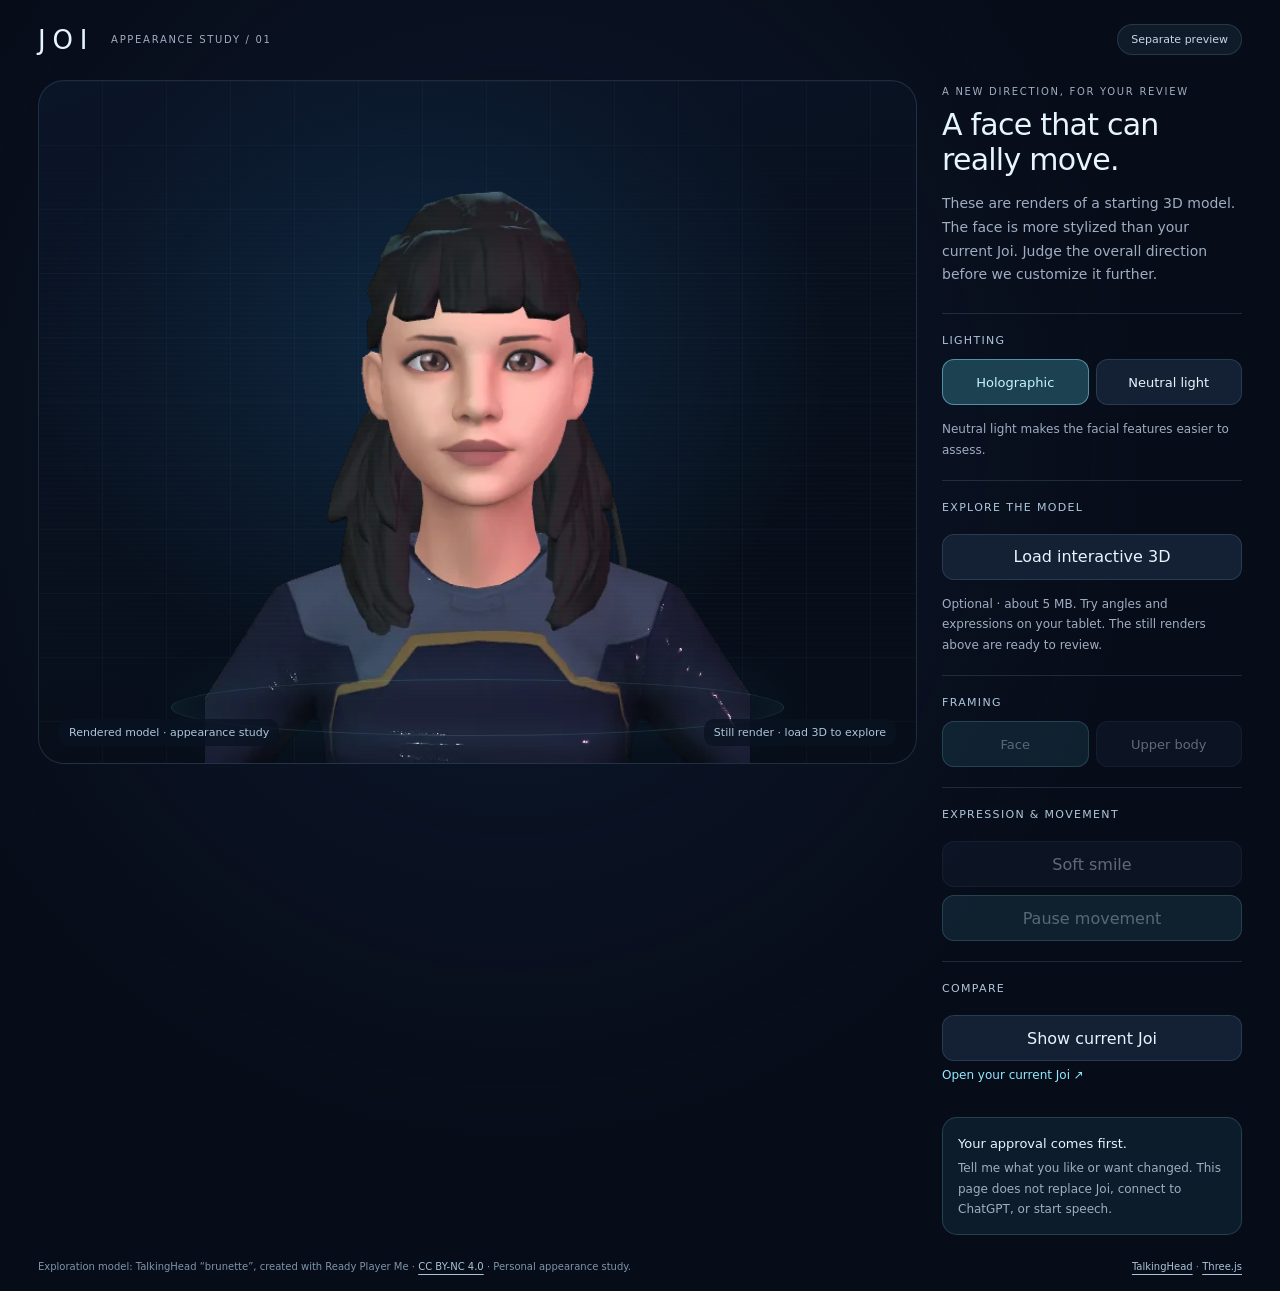
<file: joi-3d-preview.html>
<!doctype html>
<html lang="en">
<head>
<meta charset="utf-8"><meta name="viewport" content="width=device-width,initial-scale=1,viewport-fit=cover">
<meta name="theme-color" content="#070c19"><title>Joi — 3D appearance study</title>
<style>
:root{color-scheme:dark;font-family:system-ui,-apple-system,sans-serif;color:#e7f5ff;background:#070c19;--cyan:#94eaff;--line:#9bd8ff25;--muted:#9fadc1}*{box-sizing:border-box}body{margin:0;min-height:100dvh;background:radial-gradient(ellipse at 40% 35%,#14274180,transparent 58%),#070c19}button,a{touch-action:manipulation}button{font:inherit;cursor:pointer;color:inherit;background:#142034;border:1px solid var(--line);border-radius:12px;min-height:46px;padding:11px 16px}button:hover{border-color:#94eaff88;background:#1a2d44}button:focus-visible,a:focus-visible{outline:2px solid var(--cyan);outline-offset:4px}button:disabled{opacity:.4;cursor:wait}button[aria-pressed=true]{background:#1c4252;border-color:#94eaff77;color:#c4f6ff}a{color:var(--cyan);text-underline-offset:4px}[hidden]{display:none!important}
.shell{width:min(1260px,100%);margin:auto;padding:24px 28px 16px}header{display:flex;align-items:center;justify-content:space-between;gap:16px;margin-bottom:25px}.identity{display:flex;align-items:center;gap:17px}.wordmark{font-size:26px;letter-spacing:.26em;font-weight:300}.eyebrow{font-size:10px;letter-spacing:.17em;text-transform:uppercase;color:var(--muted)}.badge{font-size:11px;color:#c7d6e9;border:1px solid var(--line);border-radius:99px;padding:8px 13px;background:#101b2a}.workspace{display:grid;grid-template-columns:minmax(0,1fr) 300px;gap:25px}.stage{position:relative;min-height:600px;height:min(76dvh,820px);overflow:hidden;border:1px solid var(--line);border-radius:26px;background:radial-gradient(ellipse at 45% 39%,#123451a0,transparent 58%),linear-gradient(160deg,#0b1528,#070e19 75%)}.stage:before{content:"";position:absolute;inset:0;background:linear-gradient(90deg,transparent 98%,#86b7ed08 98%),linear-gradient(0deg,transparent 98%,#86b7ed08 98%);background-size:64px 64px;pointer-events:none}.stage:after{content:"";position:absolute;left:15%;right:15%;bottom:4%;height:8%;border-radius:50%;border:1px solid #7feaff28;box-shadow:0 0 60px #5ddcff17,inset 0 0 30px #72dfff13;pointer-events:none}.model-still{position:absolute;inset:0;width:100%;height:100%;object-fit:contain;z-index:0}#avatar{position:absolute;inset:0;z-index:1}#avatar canvas{display:block;max-width:100%;outline:none}.scanlines{position:absolute;inset:0;z-index:2;pointer-events:none;background:repeating-linear-gradient(0deg,transparent 0 4px,#7feaff09 4px 5px);opacity:.45;mask-image:linear-gradient(transparent,#000 20%,#000 80%,transparent)}.stage.studio .scanlines{opacity:0}.stage-caption{position:absolute;z-index:3;left:20px;right:20px;bottom:17px;display:flex;justify-content:space-between;align-items:center;gap:14px;font-size:11px;color:#aec5d9;pointer-events:none}.stage-caption span{background:#081221bf;border-radius:10px;padding:7px 10px}.reference{position:absolute;inset:0;z-index:4;background:#050b15 url('./joi-clean.png') 50% center / auto 100% no-repeat}.reference-label{position:absolute;left:20px;top:20px;background:#07101dea;border:1px solid var(--line);border-radius:10px;padding:10px 14px;font-size:12px}.loader{position:absolute;inset:0;z-index:5;display:grid;place-content:center;gap:13px;text-align:center;background:#07101be8;padding:28px}.loader strong{font-size:19px;font-weight:500}.loader p{max-width:320px;margin:0;font-size:13px;line-height:1.6;color:var(--muted)}.loader .spinner{width:27px;height:27px;border-radius:50%;border:1px solid #8feaff44;border-top-color:#8feaff;margin:auto;animation:spin 1.2s linear infinite}@keyframes spin{to{transform:rotate(360deg)}}.panel{padding:6px 0}.panel h1{font-size:30px;line-height:1.15;font-weight:450;letter-spacing:-.025em;margin:11px 0 15px}.intro{font-size:14px;line-height:1.7;color:var(--muted);margin:0 0 26px}.group{padding:20px 0;border-top:1px solid var(--line)}.group h2{font-size:11px;letter-spacing:.12em;text-transform:uppercase;font-weight:500;color:#aec6db;margin:0 0 12px}.choices{display:grid;grid-template-columns:1fr 1fr;gap:7px}.choices button{padding:10px 7px;font-size:13px}.wide{width:100%;margin-top:8px}.note{font-size:12px;color:var(--muted);line-height:1.7;margin:14px 0 0}.review{border:1px solid #7bdcff30;border-radius:15px;padding:15px;background:#0d1c2b;margin-top:8px}.review strong{font-size:13px;font-weight:500}.review p{margin:6px 0 0;font-size:12px;line-height:1.7;color:var(--muted)}footer{display:flex;justify-content:space-between;gap:15px;margin:17px 0 0;font-size:10px;color:#7f94a9;line-height:1.7}footer a{color:#a8c3d6}.return{font-size:12px;text-decoration:none;display:inline-block;padding:7px 0}.status-dot{display:inline-block;width:5px;height:5px;border-radius:50%;background:#8eeaff;box-shadow:0 0 12px #8eeaff88;margin-right:6px}
@media(max-width:850px){.shell{padding:18px 16px}.workspace{grid-template-columns:1fr;gap:16px}.stage{height:68dvh;min-height:440px}.panel h1{font-size:25px}.panel{display:grid;grid-template-columns:1fr 1fr;gap:0 20px}.panel>.eyebrow,.panel>h1,.panel>.intro,.review{grid-column:1/-1}.panel>.intro{margin-bottom:10px}.group{padding:15px 0}.badge{font-size:10px}.stage-caption{left:12px;right:12px;bottom:11px}footer{flex-direction:column;gap:5px}.identity{gap:10px}.wordmark{font-size:23px}.identity .eyebrow{font-size:8px}}
@media(prefers-reduced-motion:reduce){.spinner{animation:none}}
</style>
<script type="importmap">{"imports":{"three":"https://cdn.jsdelivr.net/npm/three@0.186.0/build/three.module.js","three/addons/":"https://cdn.jsdelivr.net/npm/three@0.186.0/examples/jsm/"}}</script>
</head>
<body>
<div class="shell">
<header><div class="identity"><span class="wordmark">JOI</span><span class="eyebrow">Appearance study / 01</span></div><span class="badge">Separate preview</span></header>
<main class="workspace">
  <section class="stage" id="stage" aria-label="Interactive 3D appearance preview">
    <img id="model-still" class="model-still" alt="Rendered brunette 3D exploration model, with dark hair and blue/pink lighting" src="[data-uri]"><div id="avatar" aria-label="Brunette 3D avatar"></div><div class="scanlines" aria-hidden="true"></div>
    <div class="stage-caption"><span id="stage-status" role="status">Rendered model · appearance study</span><span>Still render · load 3D to explore</span></div>
    <div class="reference" id="reference" hidden><span class="reference-label">Your current Joi · reference image</span></div>
    <div class="loader" id="loader" role="status" hidden><div class="spinner" aria-hidden="true"></div><strong id="loading-title">Bringing the model into view</strong><p id="loading-detail">The first load downloads the 3D model. Your current Joi stays unchanged.</p><button id="retry" hidden type="button">Reload preview</button></div>
  </section>
  <section class="panel" aria-label="Appearance review controls">
    <div class="eyebrow">A new direction, for your review</div><h1>A face that can<br>really move.</h1>
    <p class="intro">These are renders of a starting 3D model. The face is more stylized than your current Joi. Judge the overall direction before we customize it further.</p>
    <div class="group"><h2>Lighting</h2><div class="choices"><button type="button" id="hologram" aria-pressed="true">Holographic</button><button type="button" id="studio" aria-pressed="false">Neutral light</button></div><p class="note">Neutral light makes the facial features easier to assess.</p></div>
    <div class="group"><h2>Explore the model</h2><button type="button" class="wide" id="load-model">Load interactive 3D</button><p class="note" id="interactive-note">Optional · about 5 MB. Try angles and expressions on your tablet. The still renders above are ready to review.</p></div><div class="group"><h2>Framing</h2><div class="choices"><button type="button" id="face" aria-pressed="true" disabled>Face</button><button type="button" id="upper" aria-pressed="false" disabled>Upper body</button></div></div>
    <div class="group"><h2>Expression &amp; movement</h2><button type="button" id="smile" class="wide" aria-pressed="false" disabled>Soft smile</button><button type="button" id="motion" class="wide" aria-pressed="true" disabled>Pause movement</button></div>
    <div class="group"><h2>Compare</h2><button type="button" id="compare" class="wide" aria-pressed="false">Show current Joi</button><a class="return" href="./">Open your current Joi ↗</a></div>
    <div class="review"><strong>Your approval comes first.</strong><p>Tell me what you like or want changed. This page does not replace Joi, connect to ChatGPT, or start speech.</p></div>
  </section>
</main>
<footer><span>Exploration model: TalkingHead “brunette”, created with Ready Player Me · <a href="https://creativecommons.org/licenses/by-nc/4.0/" target="_blank" rel="noopener noreferrer">CC BY-NC 4.0</a> · Personal appearance study.</span><span><a href="https://github.com/met4citizen/TalkingHead" target="_blank" rel="noopener noreferrer">TalkingHead</a> · <a href="https://threejs.org/" target="_blank" rel="noopener noreferrer">Three.js</a></span></footer>
</div>
<script type="module">
const $=id=>document.getElementById(id);
const controls=['hologram','studio','face','upper','smile','motion'];
const reduced=matchMedia('(prefers-reduced-motion: reduce)');
let head=null,loaded=false,loading=false,currentLighting='hologram',paused=reduced.matches,comparing=false,smiling=false,view='head';
let timeout=0;
const stills={"hologram": "[data-uri]", "studio": "[data-uri]"};
function startLoading(){timeout=setTimeout(()=>{$('loading-detail').textContent='This download is taking longer than expected. You can reload, or compare with your current Joi while it loads.';$('retry').hidden=false;},30000);}
$('retry').onclick=()=>{location.reload();};
function motionState(){if(!head||!loaded)return;if(paused||comparing||document.hidden){head.stop();}else{head.start();} $('motion').textContent=paused?'Resume movement':'Pause movement';$('motion').setAttribute('aria-pressed',String(!paused));}
function refreshWhilePaused(){if(!paused||!loaded||comparing||document.hidden)return;head.start();setTimeout(()=>{if(paused||comparing||document.hidden)head.stop();},1100);}
const lighting={
  hologram:{lightAmbientColor:0xa6c6e2,lightAmbientIntensity:1.6,lightDirectColor:0xb3e9ff,lightDirectIntensity:18,lightDirectPhi:1,lightDirectTheta:1.8,lightSpotColor:0xec9bff,lightSpotIntensity:22,lightSpotPhi:.3,lightSpotTheta:4.4,lightSpotDispersion:1.1},
  studio:{lightAmbientColor:0xffffff,lightAmbientIntensity:2.2,lightDirectColor:0xfff2e7,lightDirectIntensity:22,lightDirectPhi:1,lightDirectTheta:2,lightSpotColor:0xd9e7ff,lightSpotIntensity:7,lightSpotPhi:.2,lightSpotTheta:4.4,lightSpotDispersion:1.1}
};
for(const name of ['hologram','studio'])$(name).onclick=()=>{currentLighting=name;if(loaded)head.setLighting(lighting[name]);$('model-still').src=stills[name];$('stage').classList.toggle('studio',name==='studio');for(const id of ['hologram','studio'])$(id).setAttribute('aria-pressed',String(id===name));refreshWhilePaused();};
for(const id of ['face','upper'])$(id).onclick=()=>{view=id==='face'?'head':'upper';head.setView(view,{cameraRotateX:0,cameraRotateY:0});for(const other of ['face','upper'])$(other).setAttribute('aria-pressed',String(other===id));refreshWhilePaused();};
$('smile').onclick=()=>{smiling=!smiling;head.setMood(smiling?'happy':'neutral');$('smile').setAttribute('aria-pressed',String(smiling));$('smile').textContent=smiling?'Return to neutral':'Soft smile';refreshWhilePaused();};
$('motion').onclick=()=>{paused=!paused;motionState();};
$('compare').onclick=()=>{comparing=!comparing;$('reference').hidden=!comparing;$('loader').hidden=comparing||!loading;$('compare').setAttribute('aria-pressed',String(comparing));$('compare').textContent=comparing?'Return to 3D preview':'Show current Joi';for(const id of controls)$(id).disabled=comparing||(!loaded&&!['hologram','studio'].includes(id));$('load-model').disabled=comparing;motionState();};
document.addEventListener('visibilitychange',motionState);
reduced.addEventListener('change',()=>{paused=reduced.matches;motionState();});
window.addEventListener('pagehide',()=>head?.stop());
async function loadModel(){
loading=true;$('load-model').disabled=true;$('loader').hidden=false;startLoading();
try{
  const {TalkingHead}=await import('https://cdn.jsdelivr.net/gh/met4citizen/TalkingHead@8c3fe13df098fac1ad62bb61972a404d2827ba54/modules/talkinghead.mjs');
  head=new TalkingHead($('avatar'),{ttsEndpoint:'',lipsyncModules:[],cameraView:'head',cameraRotateEnable:true,cameraPanEnable:false,cameraZoomEnable:false,modelFPS:30,modelPixelRatio:Math.min(1,1.5/(window.devicePixelRatio||1)),modelMovementFactor:.45,avatarIdleEyeContact:.85,avatarIdleHeadMove:.12,avatarMood:'neutral',...lighting[currentLighting]});
  await head.showAvatar({url:'https://cdn.jsdelivr.net/gh/met4citizen/TalkingHead@8c3fe13df098fac1ad62bb61972a404d2827ba54/avatars/brunette.glb',body:'F',avatarMood:'neutral',lipsyncLang:'en'},event=>{if(event.lengthComputable)$('loading-detail').textContent='Loading model · '+Math.min(100,Math.round(event.loaded/event.total*100))+'%';});
  head.armature.traverse(node=>{if(node.name==='Wolf3D_Glasses')node.visible=false;const materials=Array.isArray(node.material)?node.material:[node.material];for(const material of materials){if(!material?.color)continue;if(material.name==='Wolf3D_Hair')material.color.setRGB(95/255,90/255,105/255);if(material.name==='Wolf3D_Outfit_Top')material.color.setRGB(45/255,60/255,90/255);}});
  loading=false;loaded=true;$('model-still').hidden=true;$('load-model').hidden=true;$('interactive-note').textContent='Drag gently across the model to inspect another angle.';clearTimeout(timeout);$('loader').hidden=true;$('stage-status').textContent='3D appearance study · ready';
  for(const id of controls)$(id).disabled=comparing;
  head.lookAtCamera(1500);motionState();
}catch(error){
  loading=false;clearTimeout(timeout);console.error('Appearance preview could not load',error);
  $('loading-title').textContent='The 3D preview could not load';$('loading-detail').textContent='Try Chrome with an internet connection. The model needs WebGL. Your current Joi is still available using the link beside this preview.';$('retry').hidden=false;$('loader').hidden=true;$('load-model').hidden=true;$('interactive-note').textContent='Interactive 3D is unavailable in this browser. You can still review both lighting renders and compare with current Joi.';$('stage-status').textContent='Rendered model · still view';
}
}
$('load-model').onclick=loadModel;
</script>
</body></html>
</file>
<file: office-mode.css>
/* Immersive office view. The portrait and organizer keep their existing state. */
:root{--office-hue:190;--office-light:.45}
.office-atmosphere{display:none;position:fixed;inset:0;pointer-events:none;z-index:-1;background:radial-gradient(ellipse at 18% 40%,hsl(var(--office-hue) 90% 55% / .22),transparent 48%),radial-gradient(ellipse at 86% 65%,hsl(calc(var(--office-hue) + 45) 80% 55% / .18),transparent 48%);opacity:var(--office-light)}
.office-mode .office-atmosphere{display:block}
.office-mode .sidebar{display:none!important}
.office-mode .scene{inset:20px 12px calc(30px + env(safe-area-inset-bottom))}
.office-mode .scene .art{width:min(100%,calc((100dvh - 50px - env(safe-area-inset-bottom)) * .75));box-shadow:0 0 80px hsl(var(--office-hue) 90% 60% / calc(var(--office-light) * .25))}
.office-mode header{background:linear-gradient(#030a14aa,transparent)}
.office-mode header>.clock{display:block;background:#06111f88;padding:8px 12px;border-radius:14px}
.office-mode .live{display:none}
.office-mode .dock,.office-mode header{transition:opacity .65s,visibility .65s}
.office-mode.office-idle .dock,.office-mode.office-idle header{opacity:0;visibility:hidden;pointer-events:none}
.office-wake{position:fixed;inset:0;width:100%;height:100%;border:0;border-radius:0;padding:0;background:transparent!important;z-index:4;cursor:default}
.office-wake:focus-visible{outline:2px solid var(--cyan);outline-offset:-6px}
.office-palette{display:grid;grid-template-columns:repeat(3,1fr);gap:8px}
.office-palette button{border-top:3px solid var(--swatch);font-size:13px;padding:12px 6px}
.office-palette button[aria-pressed=true]{background:#19364e;outline:1px solid var(--swatch)}
#office-toggle[aria-pressed=true]{border-color:var(--cyan);background:#173c4f}
#office-panel .office-actions{display:grid;gap:10px;margin-top:20px}
#office-panel output{float:right}
@media(min-width:1001px){.office-mode .dock{flex-wrap:wrap;width:max-content;max-width:calc(100% - 24px);justify-content:center}}
@media(prefers-reduced-motion:reduce){.office-mode .dock,.office-mode header{transition:none}}
</file>
